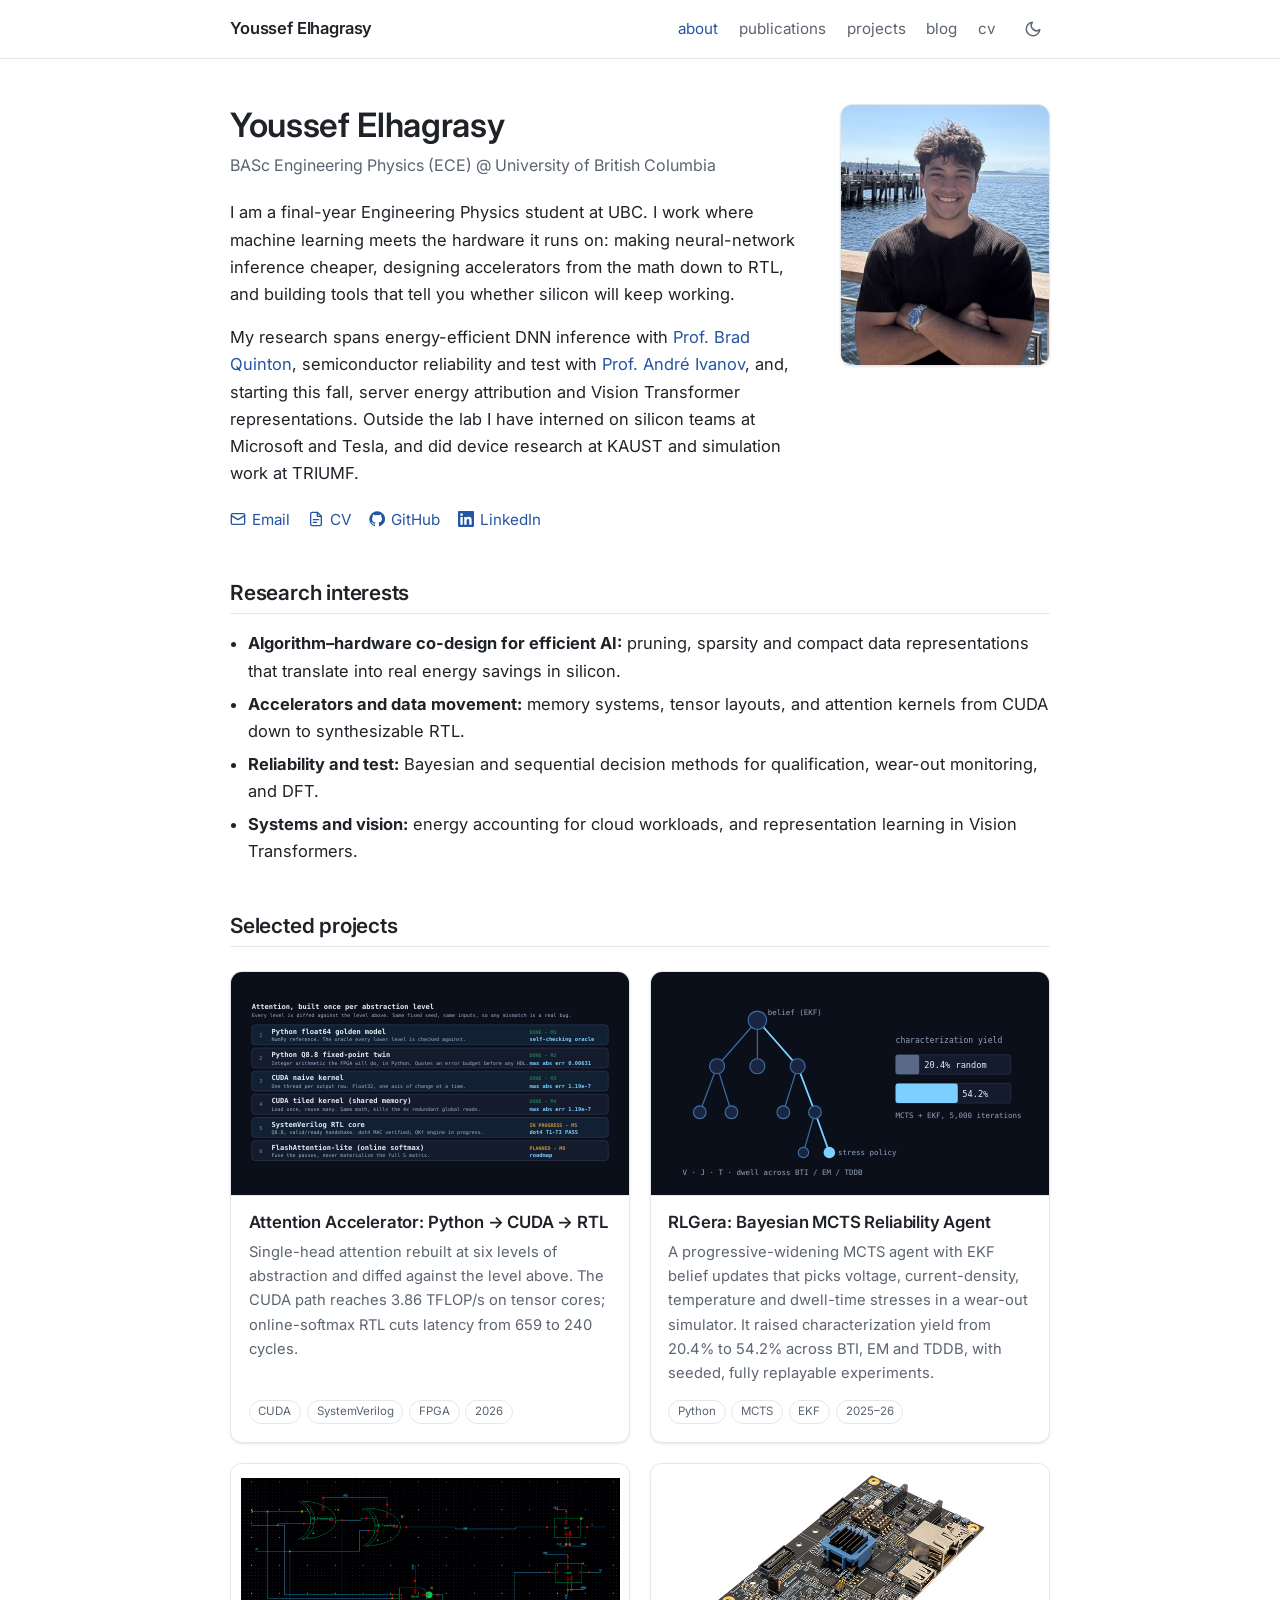
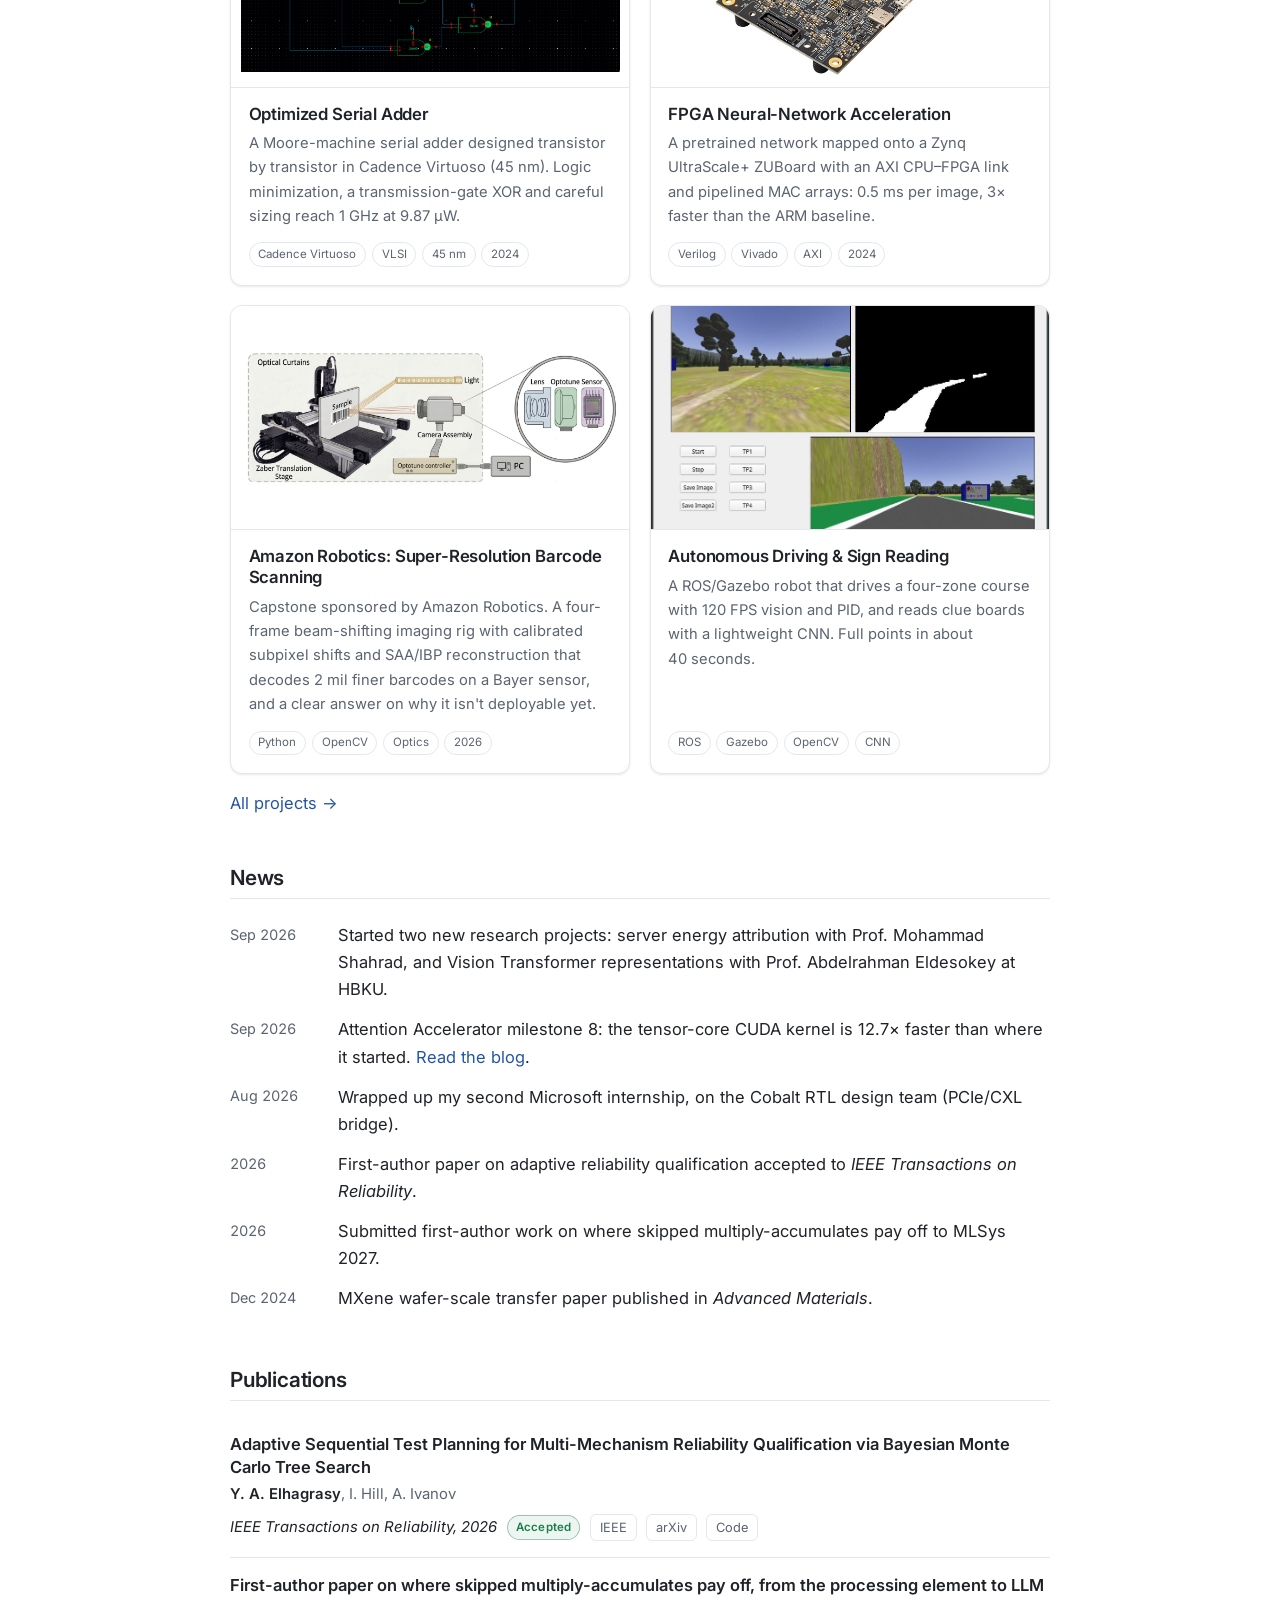
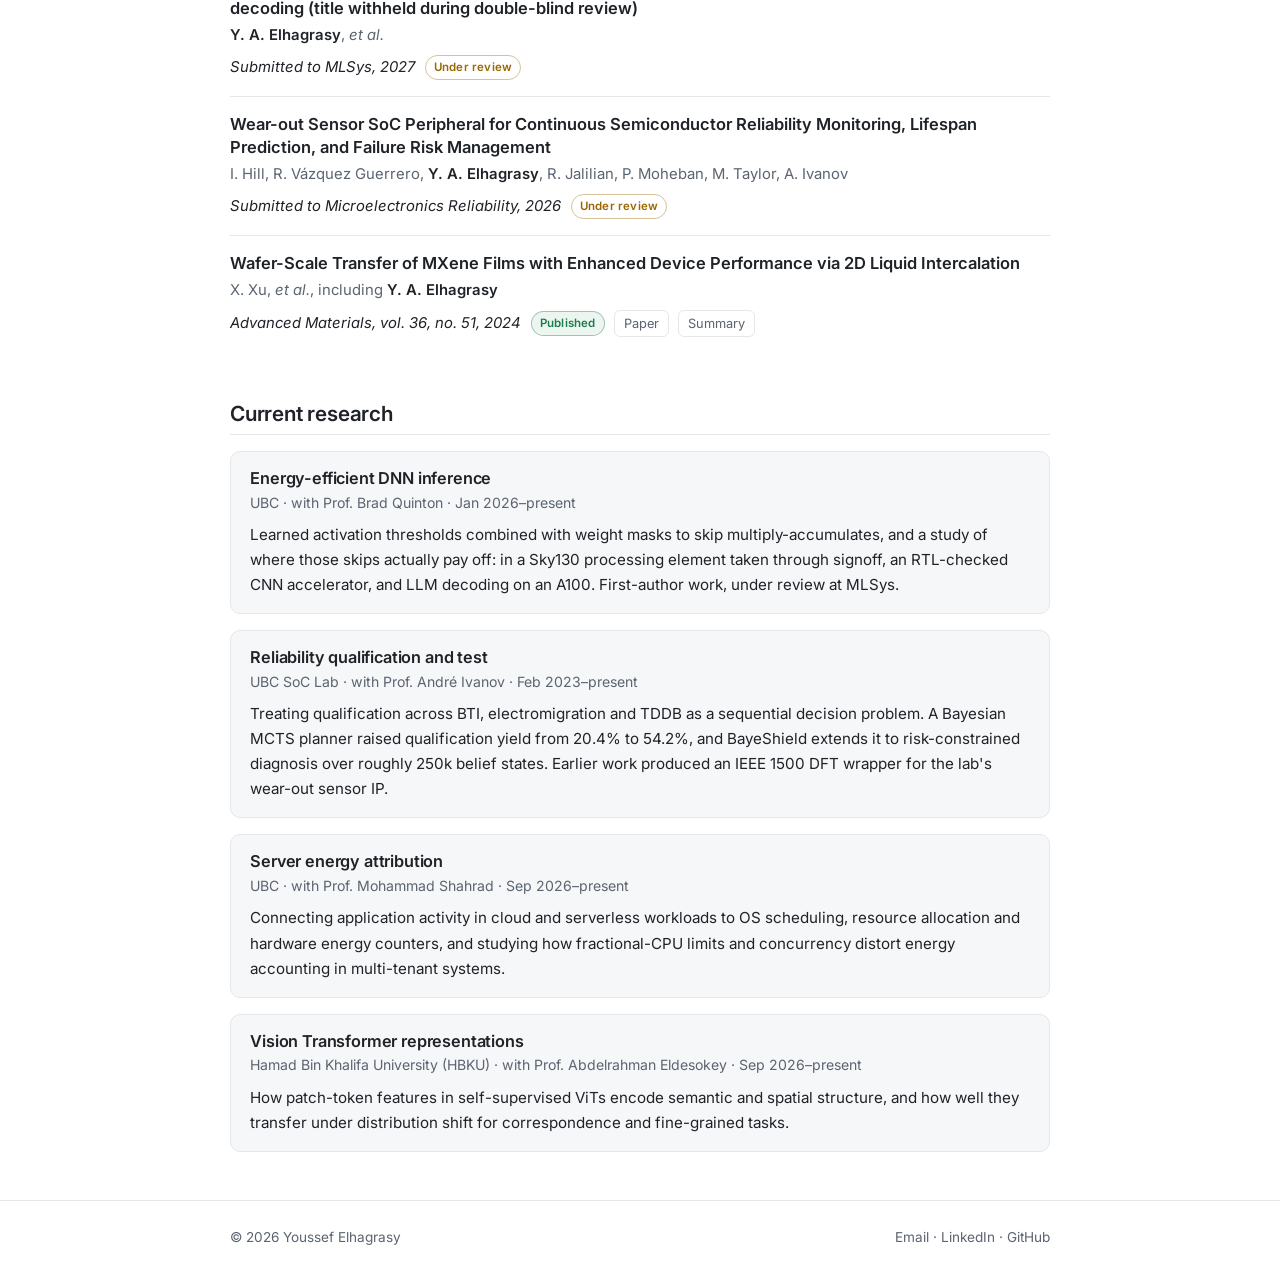
<file: index.html>
<!DOCTYPE html>
<html lang="en">
<head>
  <meta charset="utf-8" />
  <meta name="viewport" content="width=device-width, initial-scale=1" />
  <title>Youssef Elhagrasy</title>
  <meta name="description" content="Youssef Elhagrasy: Engineering Physics at UBC. Hardware for efficient AI, reliability, and accelerator design." />
  <meta property="og:title" content="Youssef Elhagrasy" />
  <meta property="og:image" content="images/headshot.jpg" />
  <link rel="icon" type="image/jpeg" href="images/ye-initials.jpg" />
  <script>try{var t=localStorage.getItem('theme');if(t)document.documentElement.setAttribute('data-theme',t);}catch(e){}</script>
  <link rel="preconnect" href="https://fonts.googleapis.com" />
  <link rel="preconnect" href="https://fonts.gstatic.com" crossorigin />
  <link href="https://fonts.googleapis.com/css2?family=Inter:wght@400;500;600&family=JetBrains+Mono:wght@400;500&display=swap" rel="stylesheet" />
  <link rel="stylesheet" href="assets/css/site.css" />
</head>
<body>
  <header class="site-header">
    <div class="container">
      <a class="brand" href="index.html">Youssef Elhagrasy</a>
      <button class="icon-btn menu-toggle" aria-label="Menu" aria-expanded="false"><svg viewBox="0 0 24 24" fill="none" stroke="currentColor" stroke-width="2" stroke-linecap="round" aria-hidden="true"><path d="M4 7h16M4 12h16M4 17h16"/></svg></button>
      <nav class="site-nav">
        <a href="index.html" class="active">about</a>
        <a href="index.html#publications">publications</a>
        <a href="projects.html">projects</a>
        <a href="Blog.html">blog</a>
        <a href="cv.html">cv</a>
        <button class="icon-btn theme-toggle" aria-label="Toggle dark mode"><svg class="moon" viewBox="0 0 24 24" fill="none" stroke="currentColor" stroke-width="2" stroke-linecap="round" stroke-linejoin="round" aria-hidden="true"><path d="M21 12.8A9 9 0 1 1 11.2 3a7 7 0 0 0 9.8 9.8z"/></svg><svg class="sun" viewBox="0 0 24 24" fill="none" stroke="currentColor" stroke-width="2" stroke-linecap="round" stroke-linejoin="round" aria-hidden="true"><circle cx="12" cy="12" r="4"/><path d="M12 2v2M12 20v2M4.9 4.9l1.4 1.4M17.7 17.7l1.4 1.4M2 12h2M20 12h2M4.9 19.1l1.4-1.4M17.7 6.3l1.4-1.4"/></svg></button>
      </nav>
    </div>
  </header>

  <main>
    <div class="container">

      <section class="hero">
        <div>
          <h1>Youssef Elhagrasy</h1>
          <p class="subtitle">BASc Engineering Physics (ECE) @ University of British Columbia</p>
          <p>I am a final-year Engineering Physics student at UBC. I work where machine learning meets the hardware it runs on: making neural-network inference cheaper, designing accelerators from the math down to RTL, and building tools that tell you whether silicon will keep working.</p>
          <p>My research spans energy-efficient DNN inference with <a href="https://ece.ubc.ca/brad-quinton/" target="_blank" rel="noopener">Prof. Brad Quinton</a>, semiconductor reliability and test with <a href="https://ece.ubc.ca/andre-ivanov/" target="_blank" rel="noopener">Prof. Andr&eacute; Ivanov</a>, and, starting this fall, server energy attribution and Vision Transformer representations. Outside the lab I have interned on silicon teams at Microsoft and Tesla, and did device research at KAUST and simulation work at TRIUMF.</p>
          <div class="links-row">
            <a href="mailto:youssefelbaz32@gmail.com"><svg viewBox="0 0 24 24" fill="none" stroke="currentColor" stroke-width="2" stroke-linecap="round" stroke-linejoin="round" aria-hidden="true"><rect x="2" y="4" width="20" height="16" rx="2"/><path d="m22 7-10 6L2 7"/></svg>Email</a>
            <a href="cv.html"><svg viewBox="0 0 24 24" fill="none" stroke="currentColor" stroke-width="2" stroke-linecap="round" stroke-linejoin="round" aria-hidden="true"><path d="M14 2H6a2 2 0 0 0-2 2v16a2 2 0 0 0 2 2h12a2 2 0 0 0 2-2V8z"/><path d="M14 2v6h6M8 13h8M8 17h5"/></svg>CV</a>
            <a href="https://github.com/youssefelbaz32" target="_blank" rel="noopener"><svg viewBox="0 0 24 24" fill="currentColor" aria-hidden="true"><path d="M12 .5a11.5 11.5 0 0 0-3.64 22.41c.58.1.79-.25.79-.56v-2c-3.2.7-3.88-1.36-3.88-1.36-.52-1.33-1.28-1.69-1.28-1.69-1.05-.72.08-.7.08-.7 1.16.08 1.77 1.19 1.77 1.19 1.03 1.77 2.7 1.26 3.36.96.1-.75.4-1.26.73-1.55-2.55-.29-5.24-1.28-5.24-5.68 0-1.26.45-2.28 1.19-3.09-.12-.29-.52-1.46.11-3.05 0 0 .97-.31 3.17 1.18a11 11 0 0 1 5.77 0c2.2-1.49 3.17-1.18 3.17-1.18.63 1.59.23 2.76.11 3.05.74.81 1.19 1.83 1.19 3.09 0 4.41-2.69 5.38-5.25 5.67.41.36.78 1.06.78 2.14v3.17c0 .31.21.67.8.56A11.5 11.5 0 0 0 12 .5z"/></svg>GitHub</a>
            <a href="https://www.linkedin.com/in/youssef-elhagrasy/" target="_blank" rel="noopener"><svg viewBox="0 0 24 24" fill="currentColor" aria-hidden="true"><path d="M20.45 20.45h-3.56v-5.57c0-1.33-.02-3.04-1.85-3.04-1.86 0-2.14 1.45-2.14 2.94v5.67H9.35V9h3.41v1.56h.05c.48-.9 1.64-1.85 3.37-1.85 3.6 0 4.27 2.37 4.27 5.46v6.28zM5.34 7.43a2.06 2.06 0 1 1 0-4.13 2.06 2.06 0 0 1 0 4.13zM7.12 20.45H3.56V9h3.56v11.45zM22.22 0H1.77C.79 0 0 .77 0 1.73v20.54C0 23.23.79 24 1.77 24h20.45c.98 0 1.78-.77 1.78-1.73V1.73C24 .77 23.2 0 22.22 0z"/></svg>LinkedIn</a>
          </div>
        </div>
        <div class="portrait-wrap">
          <img class="portrait" src="images/headshot.jpg" alt="Portrait of Youssef Elhagrasy" width="210" height="262" />
        </div>
      </section>

      <h2 class="section-title">Research interests</h2>
      <ul class="interests">
        <li><strong>Algorithm&ndash;hardware co-design for efficient AI:</strong> pruning, sparsity and compact data representations that translate into real energy savings in silicon.</li>
        <li><strong>Accelerators and data movement:</strong> memory systems, tensor layouts, and attention kernels from CUDA down to synthesizable RTL.</li>
        <li><strong>Reliability and test:</strong> Bayesian and sequential decision methods for qualification, wear-out monitoring, and DFT.</li>
        <li><strong>Systems and vision:</strong> energy accounting for cloud workloads, and representation learning in Vision Transformers.</li>
      </ul>

      <h2 class="section-title">Selected projects</h2>
      <div class="project-grid">
        <a class="project-card" href="Attention_Accelerator.html">
          <div class="thumb figure"><img src="images/aa_levels.svg" alt="" loading="lazy" /></div>
          <div class="body"><h3>Attention Accelerator: Python &rarr; CUDA &rarr; RTL</h3><p>Single-head attention rebuilt at six levels of abstraction and diffed against the level above. The CUDA path reaches 3.86 TFLOP/s on tensor cores; online-softmax RTL cuts latency from 659 to 240 cycles.</p><div class="tags"><span class="tag">CUDA</span><span class="tag">SystemVerilog</span><span class="tag">FPGA</span><span class="tag">2026</span></div></div>
        </a>
        <a class="project-card" href="https://github.com/youssefelbaz32/RLGera">
          <div class="thumb figure"><img src="images/rlgera.svg" alt="" loading="lazy" /></div>
          <div class="body"><h3>RLGera: Bayesian MCTS Reliability Agent</h3><p>A progressive-widening MCTS agent with EKF belief updates that picks voltage, current-density, temperature and dwell-time stresses in a wear-out simulator. It raised characterization yield from 20.4% to 54.2% across BTI, EM and TDDB, with seeded, fully replayable experiments.</p><div class="tags"><span class="tag">Python</span><span class="tag">MCTS</span><span class="tag">EKF</span><span class="tag">2025&ndash;26</span></div></div>
        </a>
        <a class="project-card" href="Serial_Adder.html">
          <div class="thumb contain"><img src="images/serial_adder/Full_Circuit.jpg" alt="" loading="lazy" /></div>
          <div class="body"><h3>Optimized Serial Adder</h3><p>A Moore-machine serial adder designed transistor by transistor in Cadence Virtuoso (45&nbsp;nm). Logic minimization, a transmission-gate XOR and careful sizing reach 1&nbsp;GHz at 9.87&nbsp;&micro;W.</p><div class="tags"><span class="tag">Cadence Virtuoso</span><span class="tag">VLSI</span><span class="tag">45 nm</span><span class="tag">2024</span></div></div>
        </a>
        <a class="project-card" href="FPGA_&_ML.html">
          <div class="thumb"><img src="images/FPGA_image.jpg" alt="" loading="lazy" /></div>
          <div class="body"><h3>FPGA Neural-Network Acceleration</h3><p>A pretrained network mapped onto a Zynq UltraScale+ ZUBoard with an AXI CPU&ndash;FPGA link and pipelined MAC arrays: 0.5&nbsp;ms per image, 3&times; faster than the ARM baseline.</p><div class="tags"><span class="tag">Verilog</span><span class="tag">Vivado</span><span class="tag">AXI</span><span class="tag">2024</span></div></div>
        </a>
        <a class="project-card" href="Amazon_Robotics_Super_Resolution.html">
          <div class="thumb contain"><img src="images/amazon_sr/system.jpg" alt="" loading="lazy" /></div>
          <div class="body"><h3>Amazon Robotics: Super-Resolution Barcode Scanning</h3><p>Capstone sponsored by Amazon Robotics. A four-frame beam-shifting imaging rig with calibrated subpixel shifts and SAA/IBP reconstruction that decodes 2&nbsp;mil finer barcodes on a Bayer sensor, and a clear answer on why it isn't deployable yet.</p><div class="tags"><span class="tag">Python</span><span class="tag">OpenCV</span><span class="tag">Optics</span><span class="tag">2026</span></div></div>
        </a>
        <a class="project-card" href="Autonomous_Driving.html">
          <div class="thumb"><img src="images/enph353/gui.jpg" alt="" loading="lazy" /></div>
          <div class="body"><h3>Autonomous Driving &amp; Sign Reading</h3><p>A ROS/Gazebo robot that drives a four-zone course with 120&nbsp;FPS vision and PID, and reads clue boards with a lightweight CNN. Full points in about 40&nbsp;seconds.</p><div class="tags"><span class="tag">ROS</span><span class="tag">Gazebo</span><span class="tag">OpenCV</span><span class="tag">CNN</span></div></div>
        </a>
      </div>
      <p style="margin-top:1rem"><a href="projects.html">All projects &rarr;</a></p>

      <h2 class="section-title">News</h2>
      <ul class="news">
        <li><span class="date">Sep 2026</span><span>Started two new research projects: server energy attribution with Prof. Mohammad Shahrad, and Vision Transformer representations with Prof. Abdelrahman Eldesokey at HBKU.</span></li>
        <li><span class="date">Sep 2026</span><span>Attention Accelerator milestone 8: the tensor-core CUDA kernel is 12.7&times; faster than where it started. <a href="Blog.html">Read the blog</a>.</span></li>
        <li><span class="date">Aug 2026</span><span>Wrapped up my second Microsoft internship, on the Cobalt RTL design team (PCIe/CXL bridge).</span></li>
        <li><span class="date">2026</span><span>First-author paper on adaptive reliability qualification accepted to <em>IEEE Transactions on Reliability</em>.</span></li>
        <li><span class="date">2026</span><span>Submitted first-author work on where skipped multiply-accumulates pay off to MLSys 2027.</span></li>
        <li><span class="date">Dec 2024</span><span>MXene wafer-scale transfer paper published in <em>Advanced Materials</em>.</span></li>
      </ul>

      <h2 class="section-title" id="publications">Publications</h2>
      <ul class="pubs">
        <li class="pub">
          <a class="pub-title" href="https://ieeexplore.ieee.org/document/11651608" target="_blank" rel="noopener">Adaptive Sequential Test Planning for Multi-Mechanism Reliability Qualification via Bayesian Monte Carlo Tree Search</a>
          <div class="pub-authors"><span class="me">Y.&nbsp;A.&nbsp;Elhagrasy</span>, I.&nbsp;Hill, A.&nbsp;Ivanov</div>
          <div class="pub-meta"><span class="pub-venue">IEEE Transactions on Reliability, 2026</span><span class="badge accepted">Accepted</span>
            <a class="pill-link" href="https://ieeexplore.ieee.org/document/11651608" target="_blank" rel="noopener">IEEE</a>
            <a class="pill-link" href="https://arxiv.org/abs/2608.09622" target="_blank" rel="noopener">arXiv</a>
            <a class="pill-link" href="https://github.com/youssefelbaz32/RLGera" target="_blank" rel="noopener">Code</a></div>
        </li>
        <li class="pub">
          <span class="pub-title">First-author paper on where skipped multiply-accumulates pay off, from the processing element to LLM decoding (title withheld during double-blind review)</span>
          <div class="pub-authors"><span class="me">Y.&nbsp;A.&nbsp;Elhagrasy</span>, <em>et al.</em></div>
          <div class="pub-meta"><span class="pub-venue">Submitted to MLSys, 2027</span><span class="badge review">Under review</span></div>
        </li>
        <li class="pub">
          <span class="pub-title">Wear-out Sensor SoC Peripheral for Continuous Semiconductor Reliability Monitoring, Lifespan Prediction, and Failure Risk Management</span>
          <div class="pub-authors">I.&nbsp;Hill, R.&nbsp;V&aacute;zquez Guerrero, <span class="me">Y.&nbsp;A.&nbsp;Elhagrasy</span>, R.&nbsp;Jalilian, P.&nbsp;Moheban, M.&nbsp;Taylor, A.&nbsp;Ivanov</div>
          <div class="pub-meta"><span class="pub-venue">Submitted to Microelectronics Reliability, 2026</span><span class="badge review">Under review</span></div>
        </li>
        <li class="pub">
          <a class="pub-title" href="https://onlinelibrary.wiley.com/doi/10.1002/adma.202405214" target="_blank" rel="noopener">Wafer-Scale Transfer of MXene Films with Enhanced Device Performance via 2D Liquid Intercalation</a>
          <div class="pub-authors">X.&nbsp;Xu, <em>et al.</em>, including <span class="me">Y.&nbsp;A.&nbsp;Elhagrasy</span></div>
          <div class="pub-meta"><span class="pub-venue">Advanced Materials, vol.&nbsp;36, no.&nbsp;51, 2024</span><span class="badge published">Published</span>
            <a class="pill-link" href="https://onlinelibrary.wiley.com/doi/10.1002/adma.202405214" target="_blank" rel="noopener">Paper</a>
            <a class="pill-link" href="publication.html">Summary</a></div>
        </li>
      </ul>

      <h2 class="section-title">Current research</h2>
      <div class="research-list">
        <div class="research-item">
          <h3>Energy-efficient DNN inference</h3>
          <div class="where">UBC &middot; with Prof. Brad Quinton &middot; Jan 2026&ndash;present</div>
          <p>Learned activation thresholds combined with weight masks to skip multiply-accumulates, and a study of where those skips actually pay off: in a Sky130 processing element taken through signoff, an RTL-checked CNN accelerator, and LLM decoding on an A100. First-author work, under review at MLSys.</p>
        </div>
        <div class="research-item">
          <h3>Reliability qualification and test</h3>
          <div class="where">UBC SoC Lab &middot; with Prof. Andr&eacute; Ivanov &middot; Feb 2023&ndash;present</div>
          <p>Treating qualification across BTI, electromigration and TDDB as a sequential decision problem. A Bayesian MCTS planner raised qualification yield from 20.4% to 54.2%, and BayeShield extends it to risk-constrained diagnosis over roughly 250k belief states. Earlier work produced an IEEE&nbsp;1500 DFT wrapper for the lab's wear-out sensor IP.</p>
        </div>
        <div class="research-item">
          <h3>Server energy attribution</h3>
          <div class="where">UBC &middot; with Prof. Mohammad Shahrad &middot; Sep 2026&ndash;present</div>
          <p>Connecting application activity in cloud and serverless workloads to OS scheduling, resource allocation and hardware energy counters, and studying how fractional-CPU limits and concurrency distort energy accounting in multi-tenant systems.</p>
        </div>
        <div class="research-item">
          <h3>Vision Transformer representations</h3>
          <div class="where">Hamad Bin Khalifa University (HBKU) &middot; with Prof. Abdelrahman Eldesokey &middot; Sep 2026&ndash;present</div>
          <p>How patch-token features in self-supervised ViTs encode semantic and spatial structure, and how well they transfer under distribution shift for correspondence and fine-grained tasks.</p>
        </div>
      </div>

    </div>
  </main>

  <footer class="site-footer">
    <div class="container">
      <span>&copy; <span id="year">2026</span> Youssef Elhagrasy</span>
      <span><a href="mailto:youssefelbaz32@gmail.com">Email</a> &middot; <a href="https://www.linkedin.com/in/youssef-elhagrasy/" target="_blank" rel="noopener">LinkedIn</a> &middot; <a href="https://github.com/youssefelbaz32" target="_blank" rel="noopener">GitHub</a></span>
    </div>
  </footer>
  <script src="assets/js/site.js"></script>
</body>
</html>
</file>
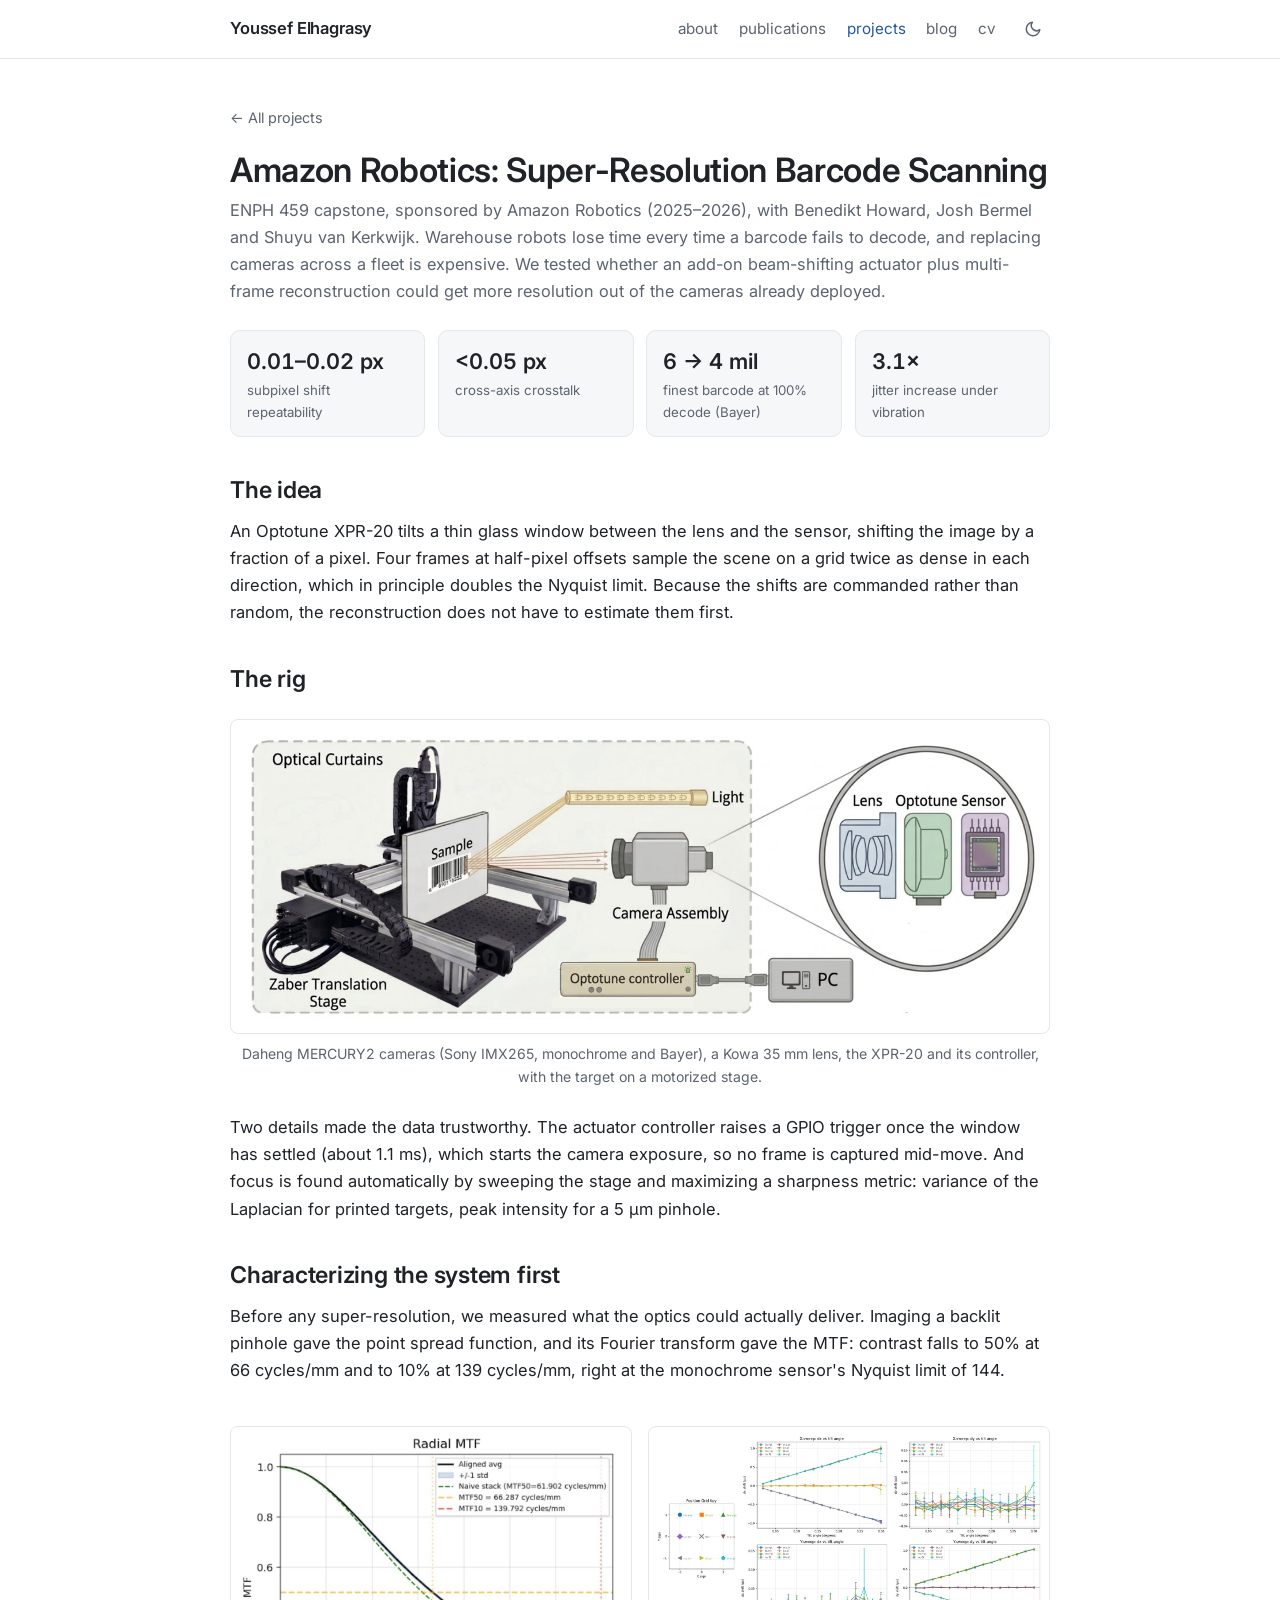
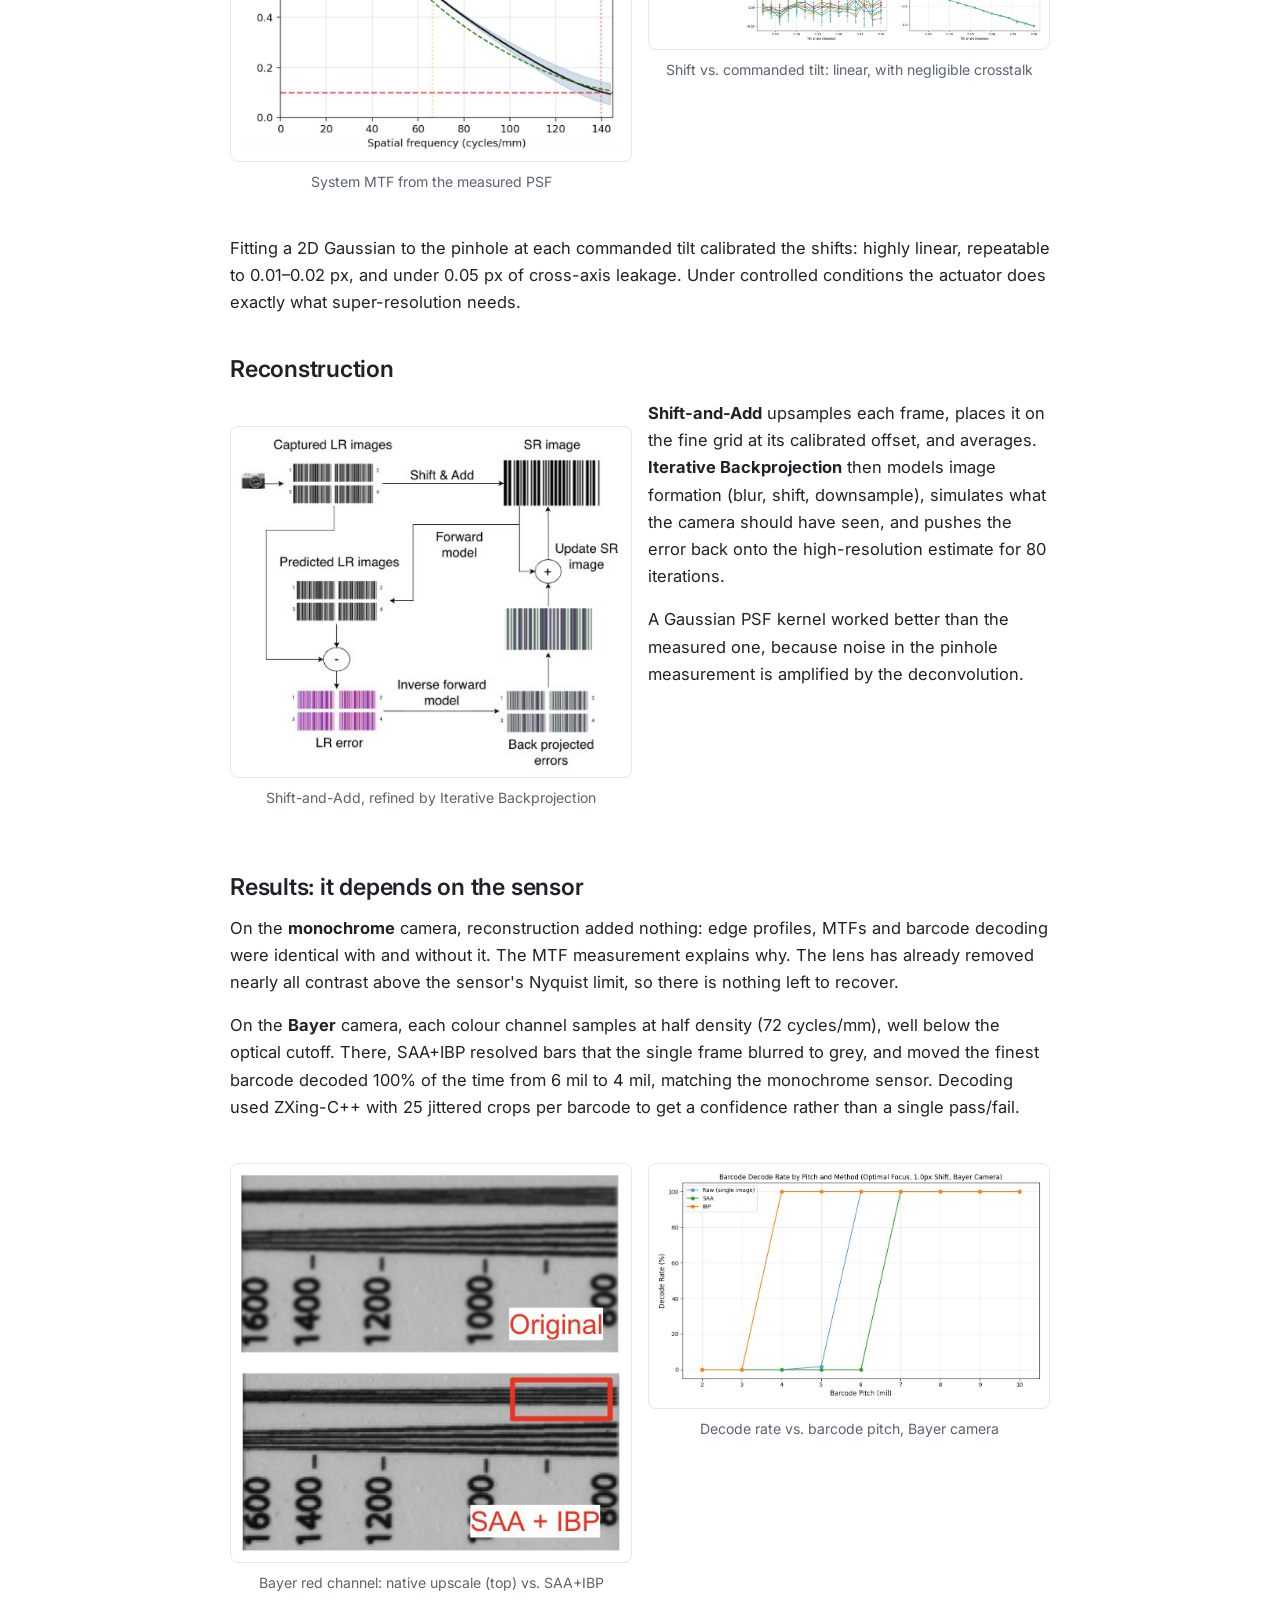
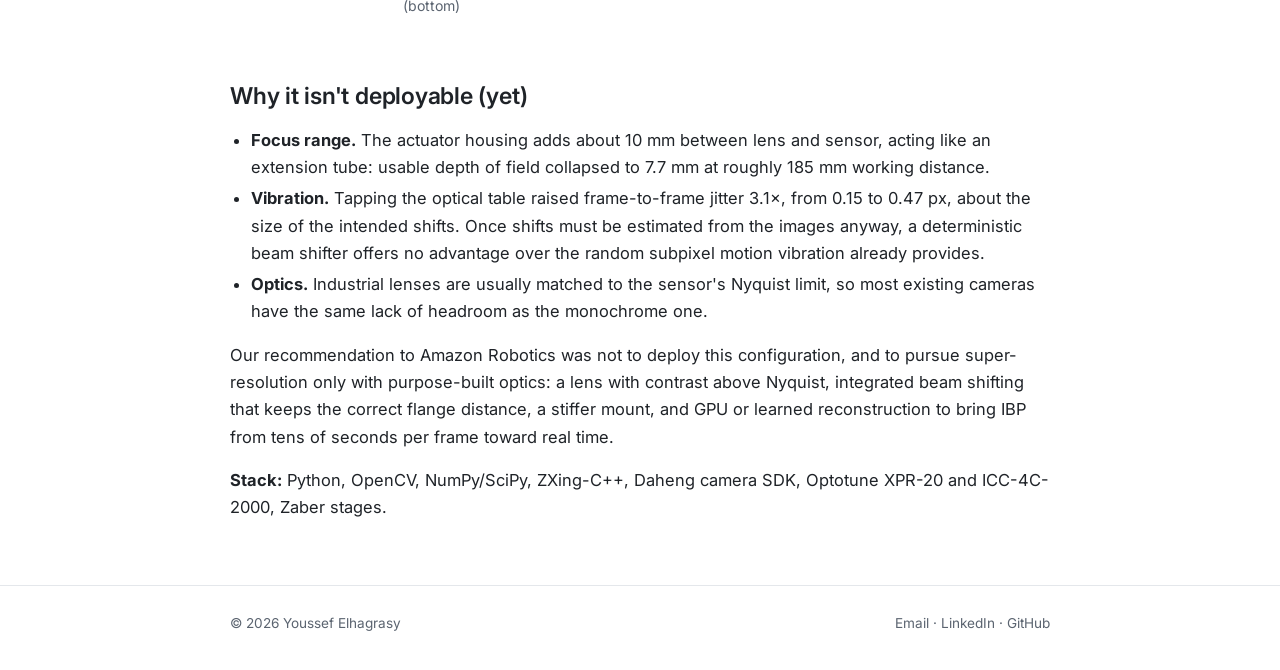
<file: Amazon_Robotics_Super_Resolution.html>
<!DOCTYPE html>
<html lang="en">
<head>
  <meta charset="utf-8" />
  <meta name="viewport" content="width=device-width, initial-scale=1" />
  <title>Amazon Robotics Super-Resolution | Youssef Elhagrasy</title>
  <meta name="description" content="Amazon Robotics-sponsored capstone: beam-shifting super-resolution for barcode scanning." />
  <meta property="og:title" content="Amazon Robotics Super-Resolution | Youssef Elhagrasy" />
  <meta property="og:image" content="images/headshot.jpg" />
  <link rel="icon" type="image/jpeg" href="images/ye-initials.jpg" />
  <script>try{var t=localStorage.getItem('theme');if(t)document.documentElement.setAttribute('data-theme',t);}catch(e){}</script>
  <link rel="preconnect" href="https://fonts.googleapis.com" />
  <link rel="preconnect" href="https://fonts.gstatic.com" crossorigin />
  <link href="https://fonts.googleapis.com/css2?family=Inter:wght@400;500;600&family=JetBrains+Mono:wght@400;500&display=swap" rel="stylesheet" />
  <link rel="stylesheet" href="assets/css/site.css" />
</head>
<body>
  <header class="site-header">
    <div class="container">
      <a class="brand" href="index.html">Youssef Elhagrasy</a>
      <button class="icon-btn menu-toggle" aria-label="Menu" aria-expanded="false"><svg viewBox="0 0 24 24" fill="none" stroke="currentColor" stroke-width="2" stroke-linecap="round" aria-hidden="true"><path d="M4 7h16M4 12h16M4 17h16"/></svg></button>
      <nav class="site-nav">
        <a href="index.html">about</a>
        <a href="index.html#publications">publications</a>
        <a href="projects.html" class="active">projects</a>
        <a href="Blog.html">blog</a>
        <a href="cv.html">cv</a>
        <button class="icon-btn theme-toggle" aria-label="Toggle dark mode"><svg class="moon" viewBox="0 0 24 24" fill="none" stroke="currentColor" stroke-width="2" stroke-linecap="round" stroke-linejoin="round" aria-hidden="true"><path d="M21 12.8A9 9 0 1 1 11.2 3a7 7 0 0 0 9.8 9.8z"/></svg><svg class="sun" viewBox="0 0 24 24" fill="none" stroke="currentColor" stroke-width="2" stroke-linecap="round" stroke-linejoin="round" aria-hidden="true"><circle cx="12" cy="12" r="4"/><path d="M12 2v2M12 20v2M4.9 4.9l1.4 1.4M17.7 17.7l1.4 1.4M2 12h2M20 12h2M4.9 19.1l1.4-1.4M17.7 6.3l1.4-1.4"/></svg></button>
      </nav>
    </div>
  </header>

  <main>
    <div class="container">

      <a class="back-link" href="projects.html">&larr; All projects</a>
      <section class="post">
        <header class="major">
          <h1>Amazon Robotics: Super-Resolution Barcode Scanning</h1>
          <p>ENPH&nbsp;459 capstone, sponsored by Amazon Robotics (2025&ndash;2026), with Benedikt Howard, Josh Bermel and Shuyu van Kerkwijk. Warehouse robots lose time every time a barcode fails to decode, and replacing cameras across a fleet is expensive. We tested whether an add-on beam-shifting actuator plus multi-frame reconstruction could get more resolution out of the cameras already deployed.</p>
        </header>

        <div class="stats">
          <div class="stat"><div class="v">0.01&ndash;0.02 px</div><div class="l">subpixel shift repeatability</div></div>
          <div class="stat"><div class="v">&lt;0.05 px</div><div class="l">cross-axis crosstalk</div></div>
          <div class="stat"><div class="v">6 &rarr; 4 mil</div><div class="l">finest barcode at 100% decode (Bayer)</div></div>
          <div class="stat"><div class="v">3.1&times;</div><div class="l">jitter increase under vibration</div></div>
        </div>

        <h2>The idea</h2>
        <p>An Optotune XPR-20 tilts a thin glass window between the lens and the sensor, shifting the image by a fraction of a pixel. Four frames at half-pixel offsets sample the scene on a grid twice as dense in each direction, which in principle doubles the Nyquist limit. Because the shifts are commanded rather than random, the reconstruction does not have to estimate them first.</p>

        <h2>The rig</h2>
        <figure class="white"><img src="images/amazon_sr/system.jpg" alt="Optical bench: barcode sample on a Zaber translation stage, LED light, camera assembly with lens, Optotune actuator and sensor, controller and PC" loading="lazy" /><figcaption>Daheng MERCURY2 cameras (Sony IMX265, monochrome and Bayer), a Kowa 35&nbsp;mm lens, the XPR-20 and its controller, with the target on a motorized stage.</figcaption></figure>
        <p>Two details made the data trustworthy. The actuator controller raises a GPIO trigger once the window has settled (about 1.1&nbsp;ms), which starts the camera exposure, so no frame is captured mid-move. And focus is found automatically by sweeping the stage and maximizing a sharpness metric: variance of the Laplacian for printed targets, peak intensity for a 5&nbsp;&micro;m pinhole.</p>

        <h2>Characterizing the system first</h2>
        <p>Before any super-resolution, we measured what the optics could actually deliver. Imaging a backlit pinhole gave the point spread function, and its Fourier transform gave the MTF: contrast falls to 50% at 66&nbsp;cycles/mm and to 10% at 139&nbsp;cycles/mm, right at the monochrome sensor's Nyquist limit of 144.</p>
        <div class="row">
          <figure class="white"><img src="images/amazon_sr/mtf.jpg" alt="Radial MTF curve with MTF50 at 66 and MTF10 at 140 cycles per millimetre" loading="lazy" /><figcaption>System MTF from the measured PSF</figcaption></figure>
          <figure class="white"><img src="images/amazon_sr/shift_calibration.jpg" alt="Beam-shift calibration: measured pixel shift versus commanded tilt angle for both axes, linear with negligible crosstalk" loading="lazy" /><figcaption>Shift vs. commanded tilt: linear, with negligible crosstalk</figcaption></figure>
        </div>
        <p>Fitting a 2D Gaussian to the pinhole at each commanded tilt calibrated the shifts: highly linear, repeatable to 0.01&ndash;0.02&nbsp;px, and under 0.05&nbsp;px of cross-axis leakage. Under controlled conditions the actuator does exactly what super-resolution needs.</p>

        <h2>Reconstruction</h2>
        <div class="row">
          <figure class="white"><img src="images/amazon_sr/pipeline.jpg" alt="Reconstruction pipeline: shift and add, then iterative backprojection through a forward model" loading="lazy" /><figcaption>Shift-and-Add, refined by Iterative Backprojection</figcaption></figure>
          <div>
            <p><strong>Shift-and-Add</strong> upsamples each frame, places it on the fine grid at its calibrated offset, and averages. <strong>Iterative Backprojection</strong> then models image formation (blur, shift, downsample), simulates what the camera should have seen, and pushes the error back onto the high-resolution estimate for 80 iterations.</p>
            <p>A Gaussian PSF kernel worked better than the measured one, because noise in the pinhole measurement is amplified by the deconvolution.</p>
          </div>
        </div>

        <h2>Results: it depends on the sensor</h2>
        <p>On the <strong>monochrome</strong> camera, reconstruction added nothing: edge profiles, MTFs and barcode decoding were identical with and without it. The MTF measurement explains why. The lens has already removed nearly all contrast above the sensor's Nyquist limit, so there is nothing left to recover.</p>
        <p>On the <strong>Bayer</strong> camera, each colour channel samples at half density (72&nbsp;cycles/mm), well below the optical cutoff. There, SAA+IBP resolved bars that the single frame blurred to grey, and moved the finest barcode decoded 100% of the time from 6&nbsp;mil to 4&nbsp;mil, matching the monochrome sensor. Decoding used ZXing-C++ with 25 jittered crops per barcode to get a confidence rather than a single pass/fail.</p>
        <div class="row">
          <figure class="white"><img src="images/amazon_sr/bayer_compare.jpg" alt="Resolution chart on the Bayer red channel: native upscale blurs fine bars, SAA plus IBP resolves them" loading="lazy" /><figcaption>Bayer red channel: native upscale (top) vs. SAA+IBP (bottom)</figcaption></figure>
          <figure class="white"><img src="images/amazon_sr/decode_bayer.jpg" alt="Barcode decode rate versus pitch on the Bayer camera for raw, SAA and IBP" loading="lazy" /><figcaption>Decode rate vs. barcode pitch, Bayer camera</figcaption></figure>
        </div>

        <h2>Why it isn't deployable (yet)</h2>
        <ul>
          <li><strong>Focus range.</strong> The actuator housing adds about 10&nbsp;mm between lens and sensor, acting like an extension tube: usable depth of field collapsed to 7.7&nbsp;mm at roughly 185&nbsp;mm working distance.</li>
          <li><strong>Vibration.</strong> Tapping the optical table raised frame-to-frame jitter 3.1&times;, from 0.15 to 0.47&nbsp;px, about the size of the intended shifts. Once shifts must be estimated from the images anyway, a deterministic beam shifter offers no advantage over the random subpixel motion vibration already provides.</li>
          <li><strong>Optics.</strong> Industrial lenses are usually matched to the sensor's Nyquist limit, so most existing cameras have the same lack of headroom as the monochrome one.</li>
        </ul>
        <p>Our recommendation to Amazon Robotics was not to deploy this configuration, and to pursue super-resolution only with purpose-built optics: a lens with contrast above Nyquist, integrated beam shifting that keeps the correct flange distance, a stiffer mount, and GPU or learned reconstruction to bring IBP from tens of seconds per frame toward real time.</p>
        <p><strong>Stack:</strong> Python, OpenCV, NumPy/SciPy, ZXing-C++, Daheng camera SDK, Optotune XPR-20 and ICC-4C-2000, Zaber stages.</p>
      </section>

    </div>
  </main>

  <footer class="site-footer">
    <div class="container">
      <span>&copy; <span id="year">2026</span> Youssef Elhagrasy</span>
      <span><a href="mailto:youssefelbaz32@gmail.com">Email</a> &middot; <a href="https://www.linkedin.com/in/youssef-elhagrasy/" target="_blank" rel="noopener">LinkedIn</a> &middot; <a href="https://github.com/youssefelbaz32" target="_blank" rel="noopener">GitHub</a></span>
    </div>
  </footer>
  <script src="assets/js/site.js"></script>
</body>
</html>
</file>
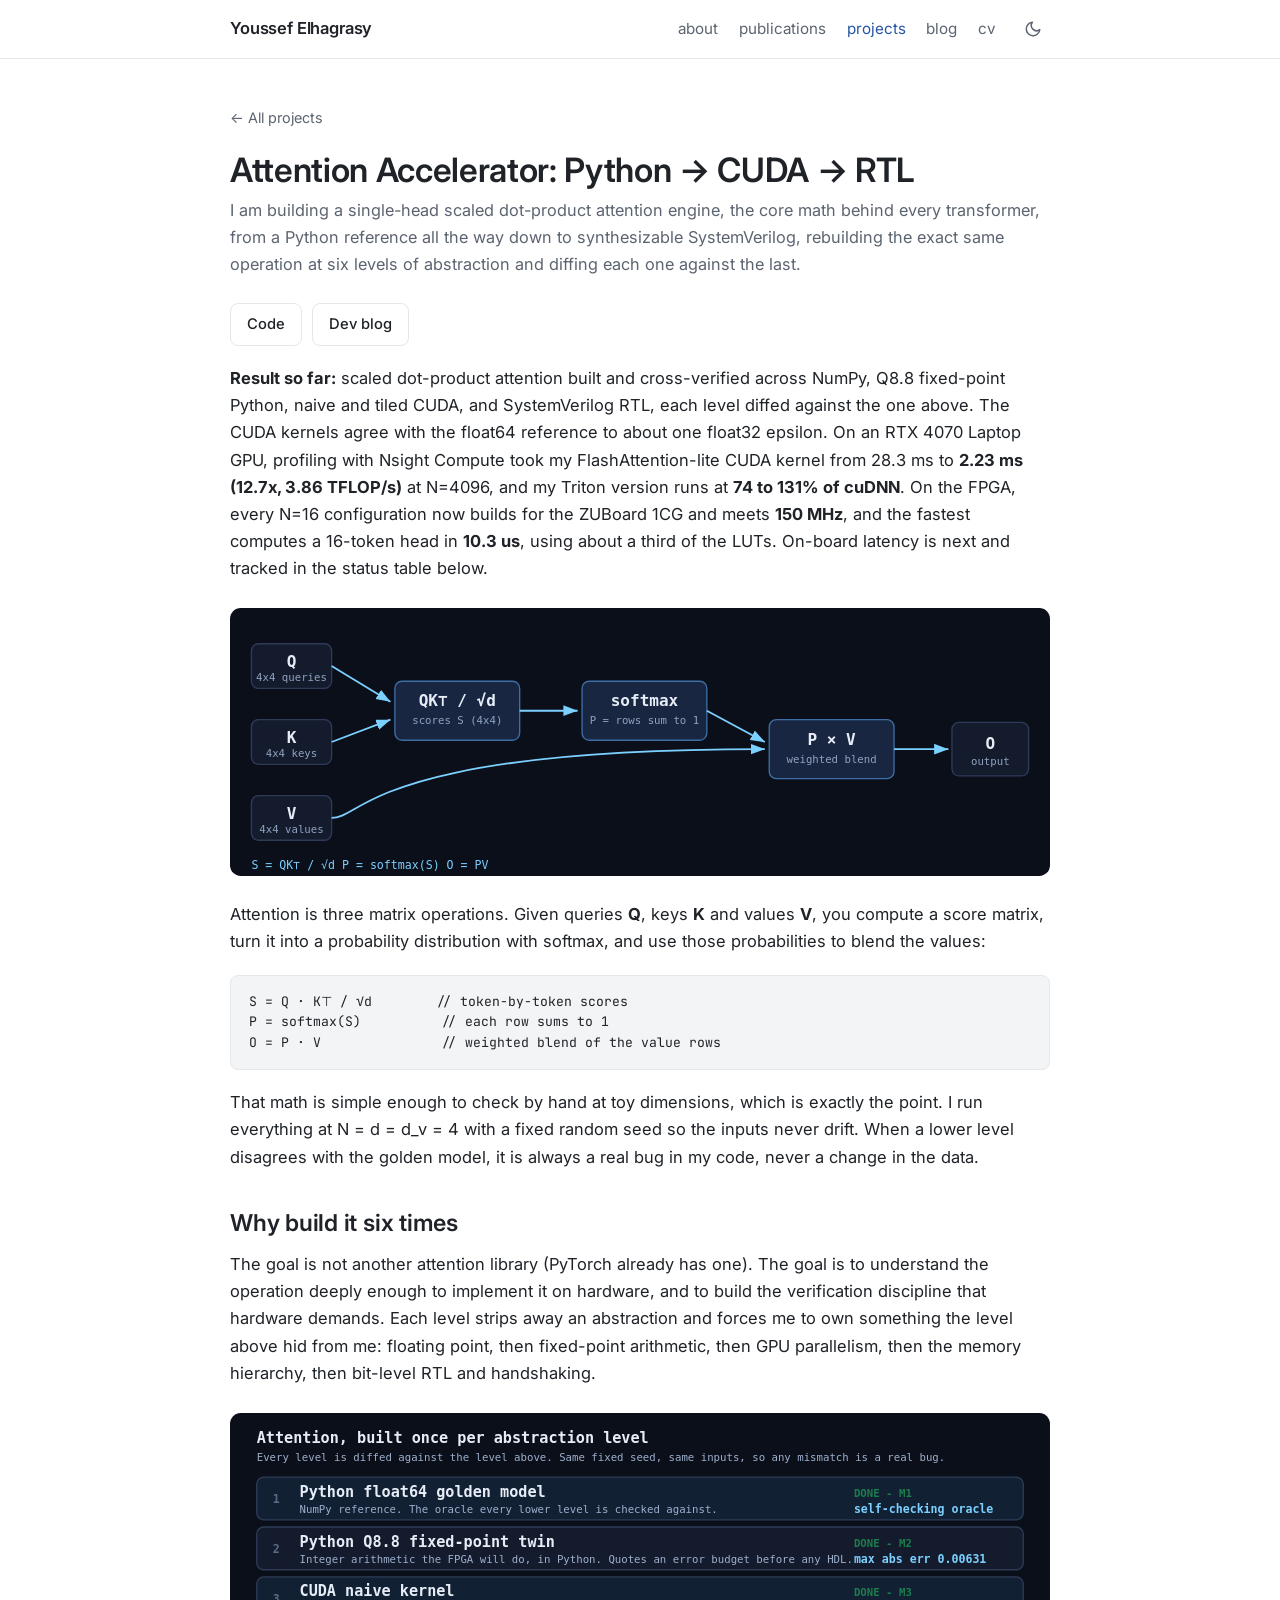
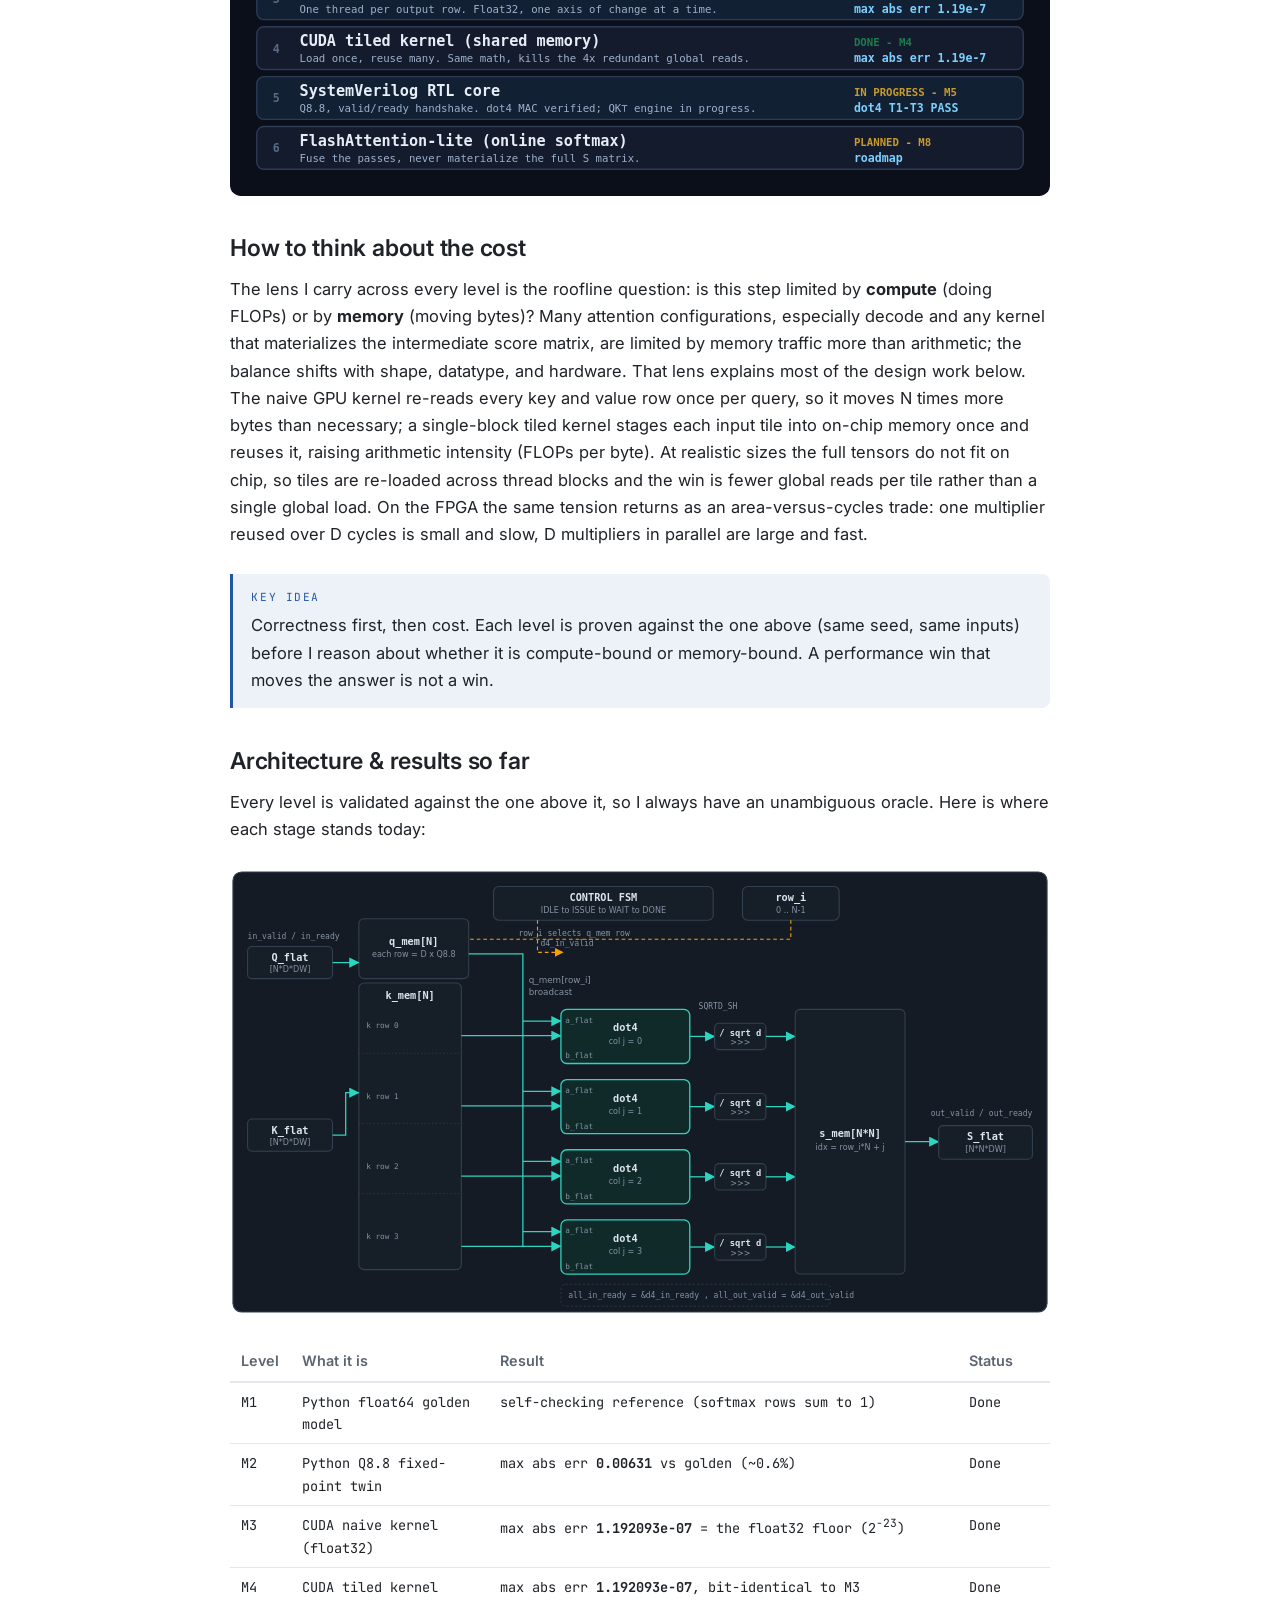
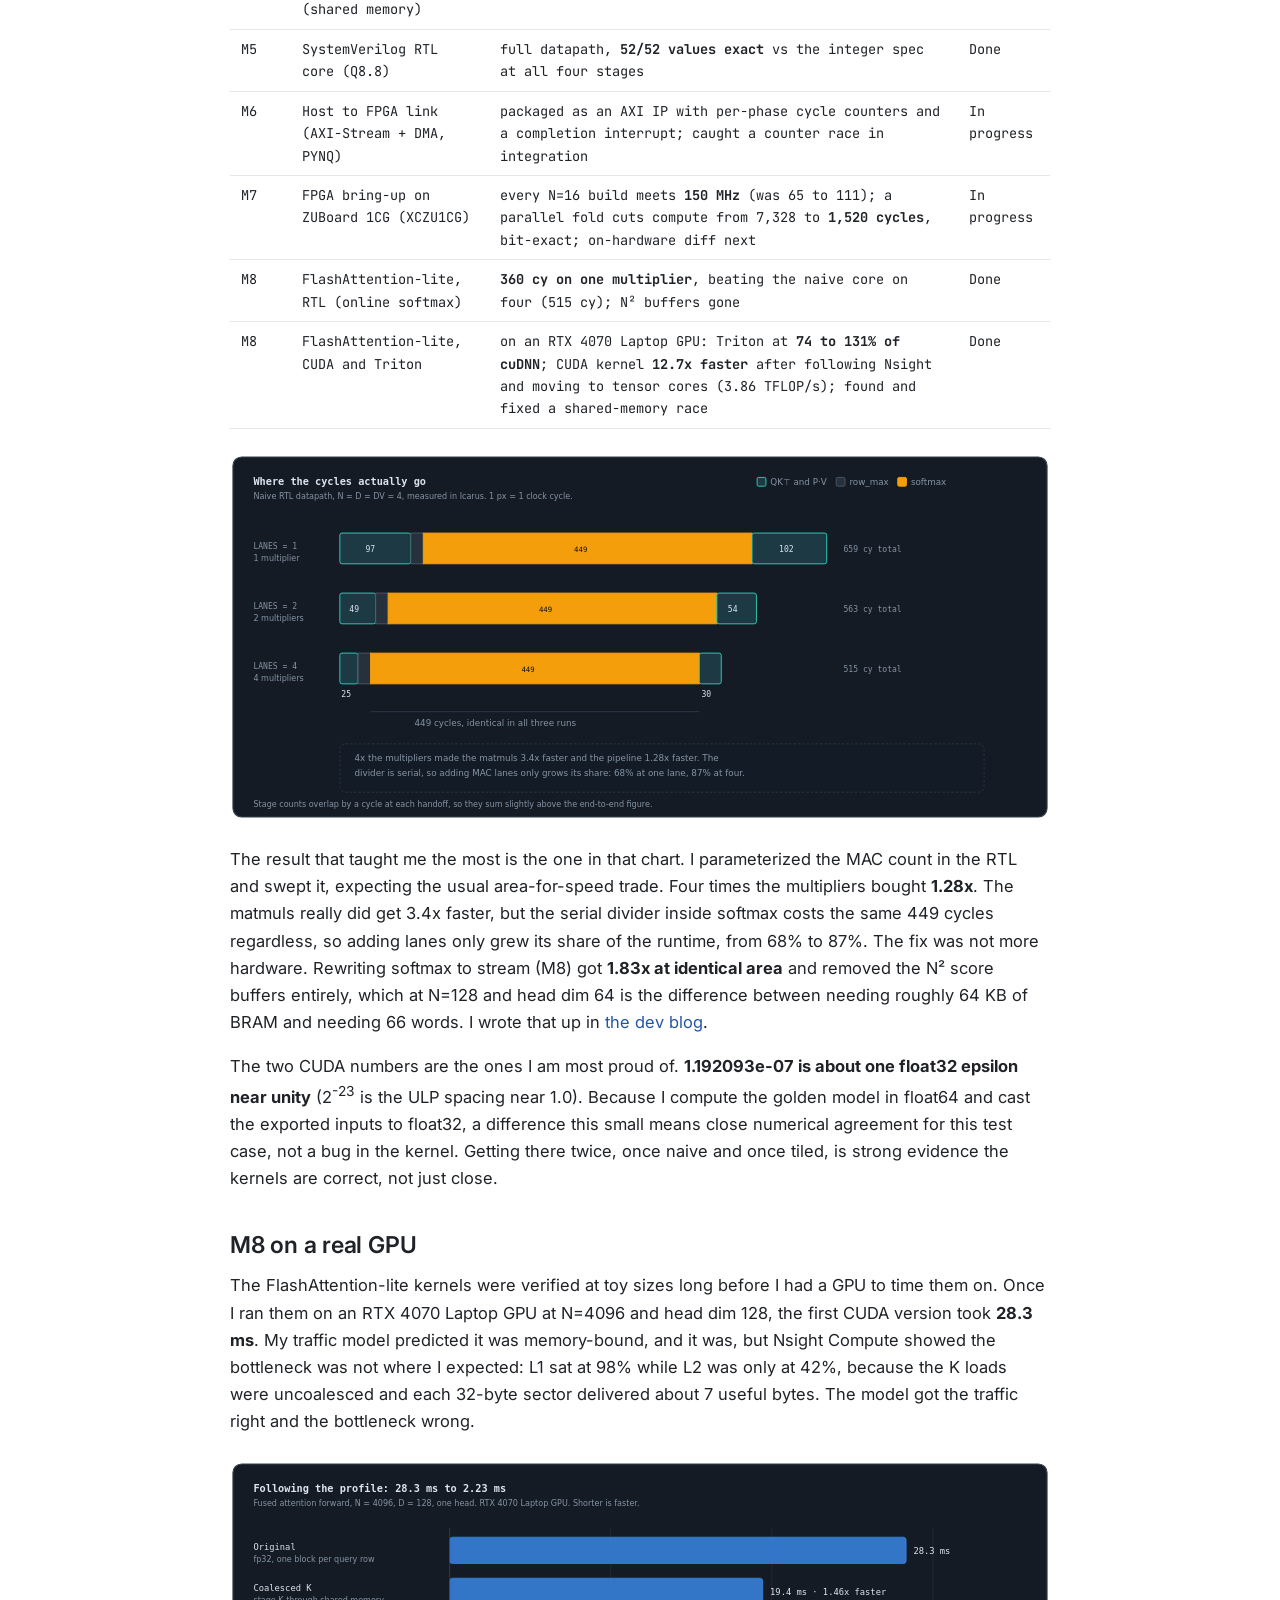
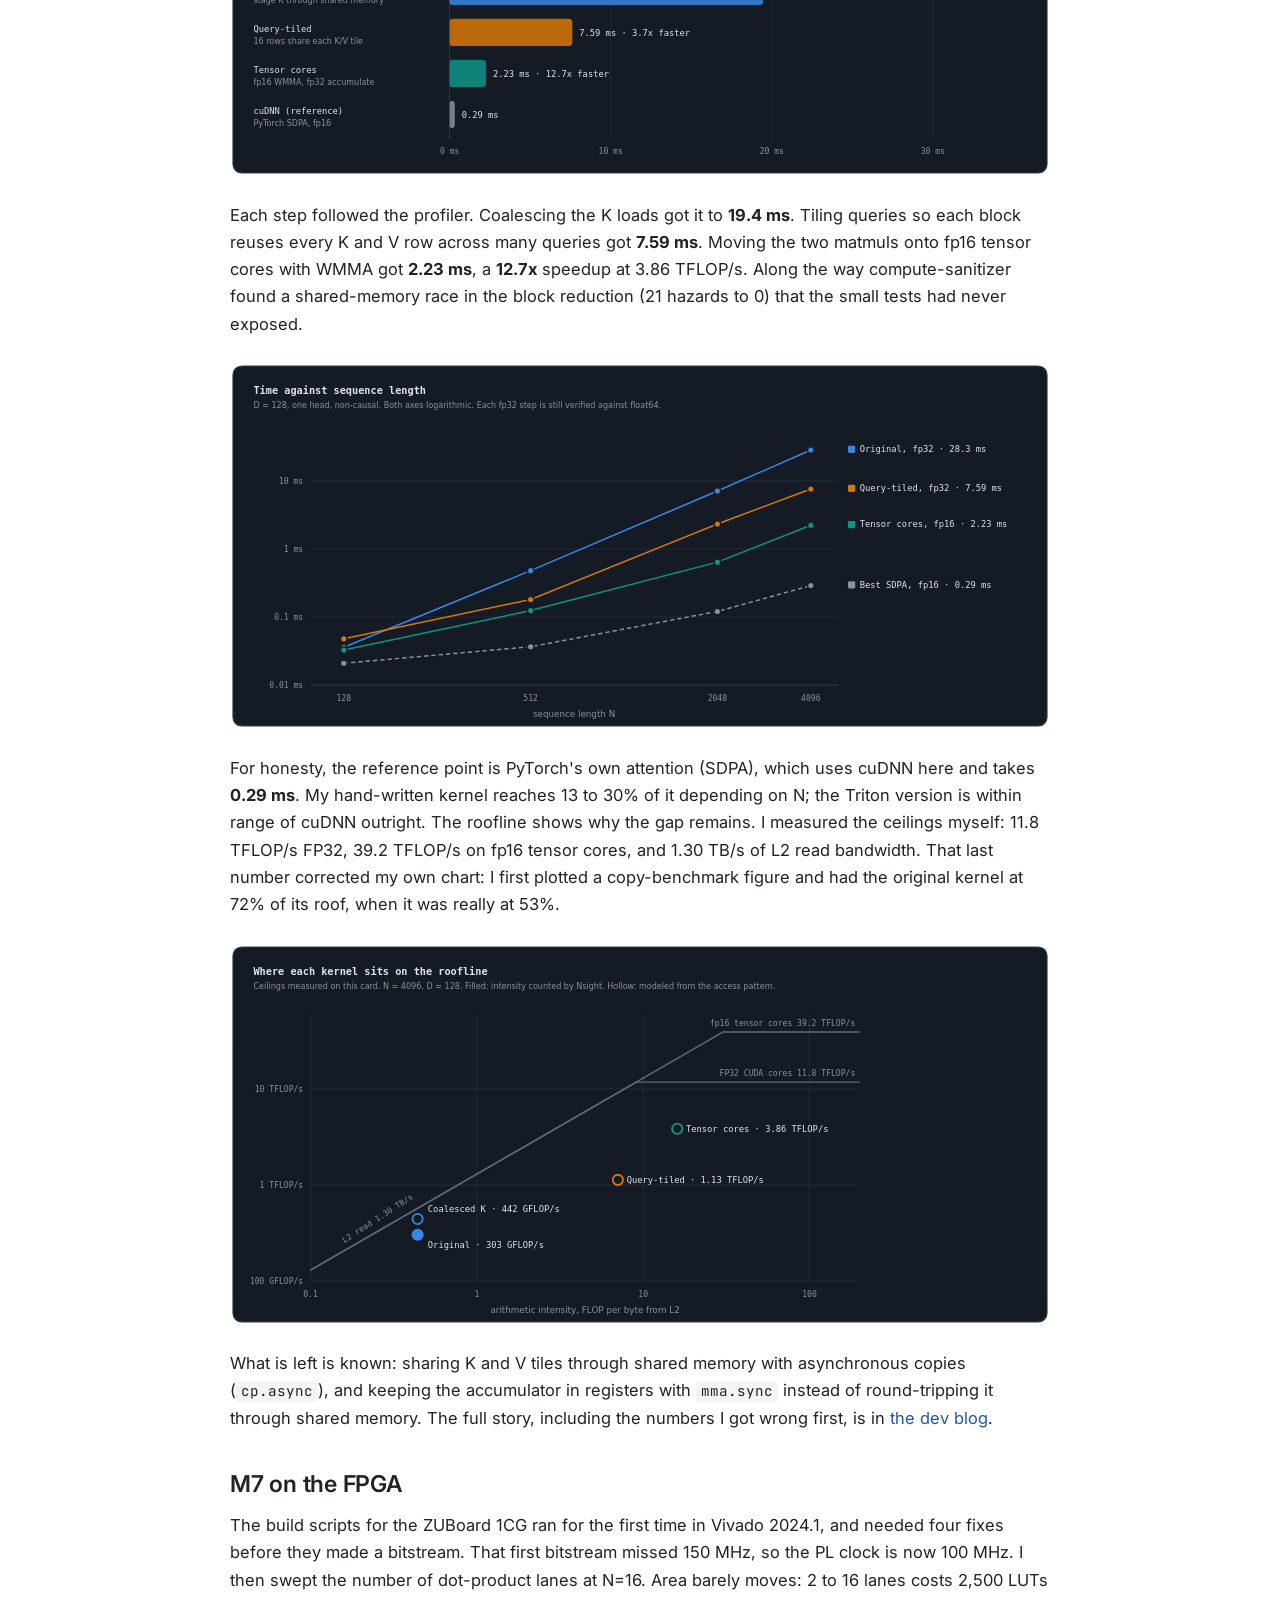
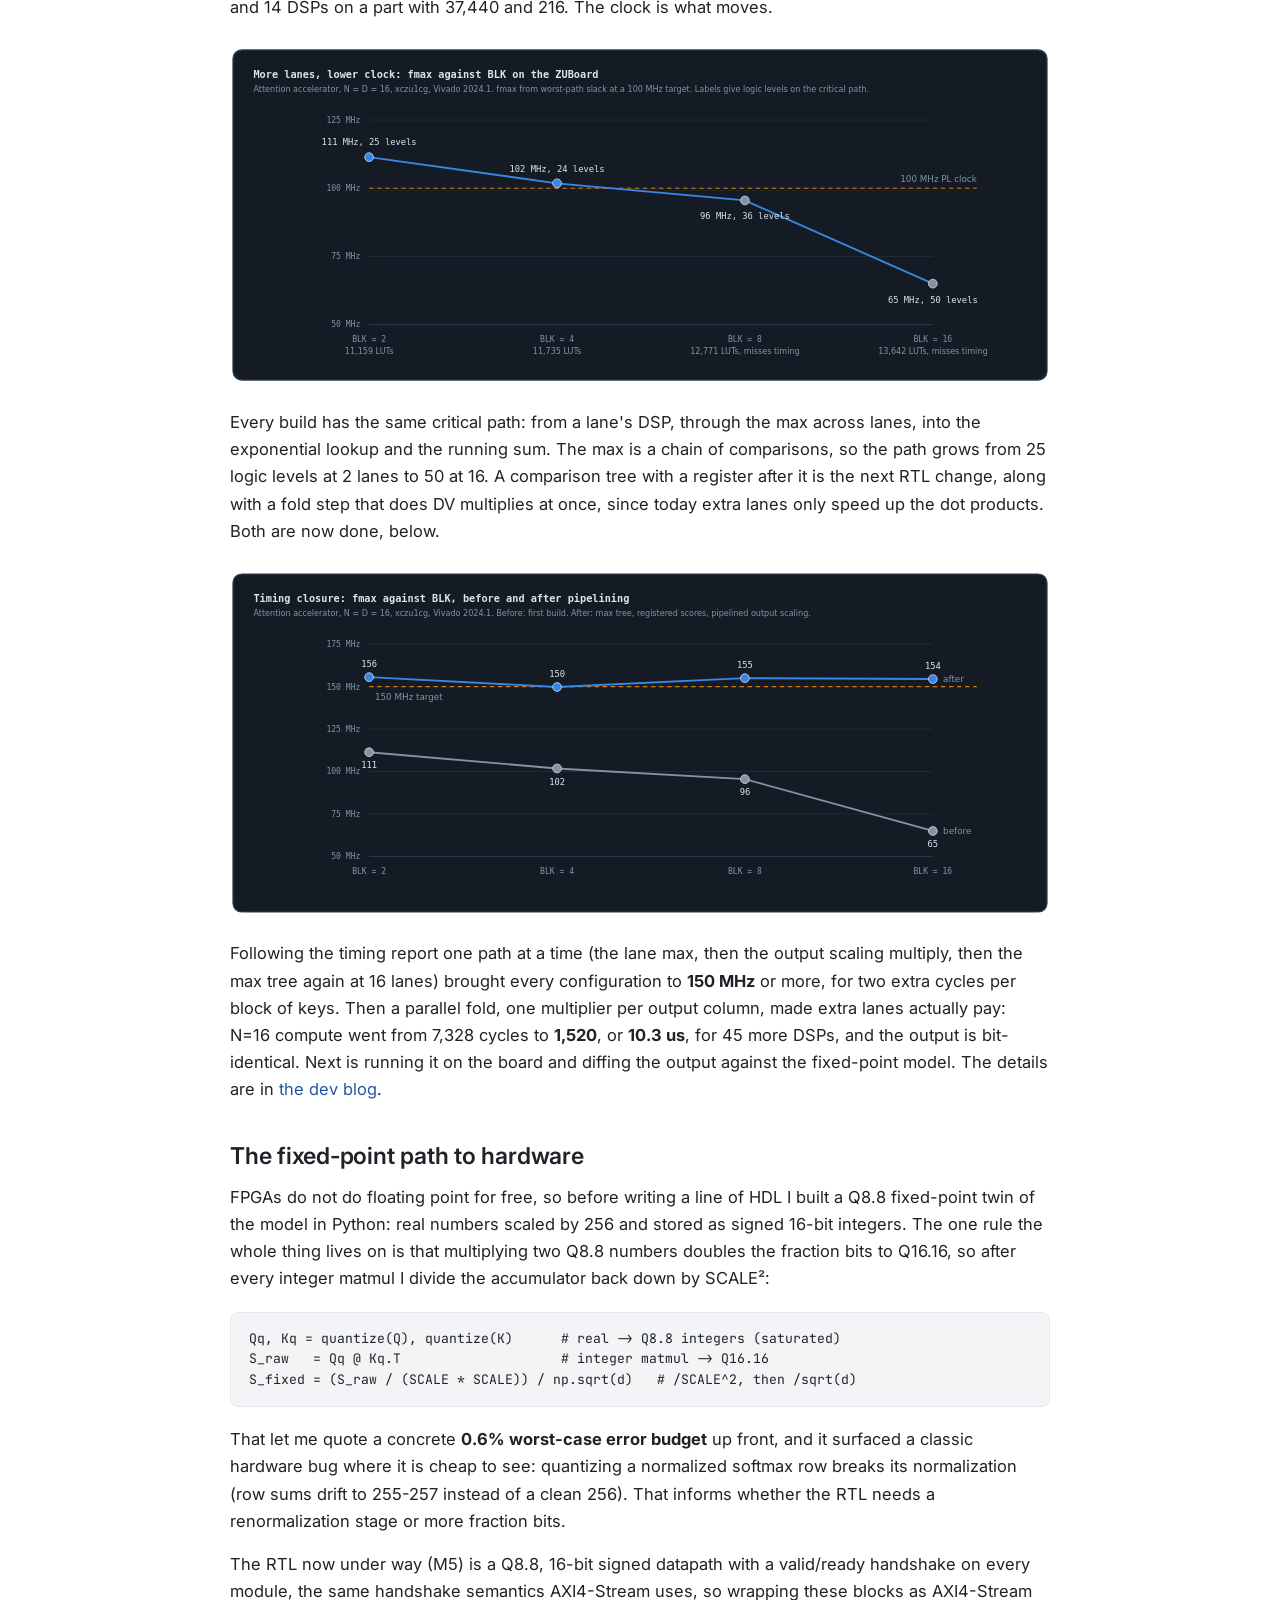
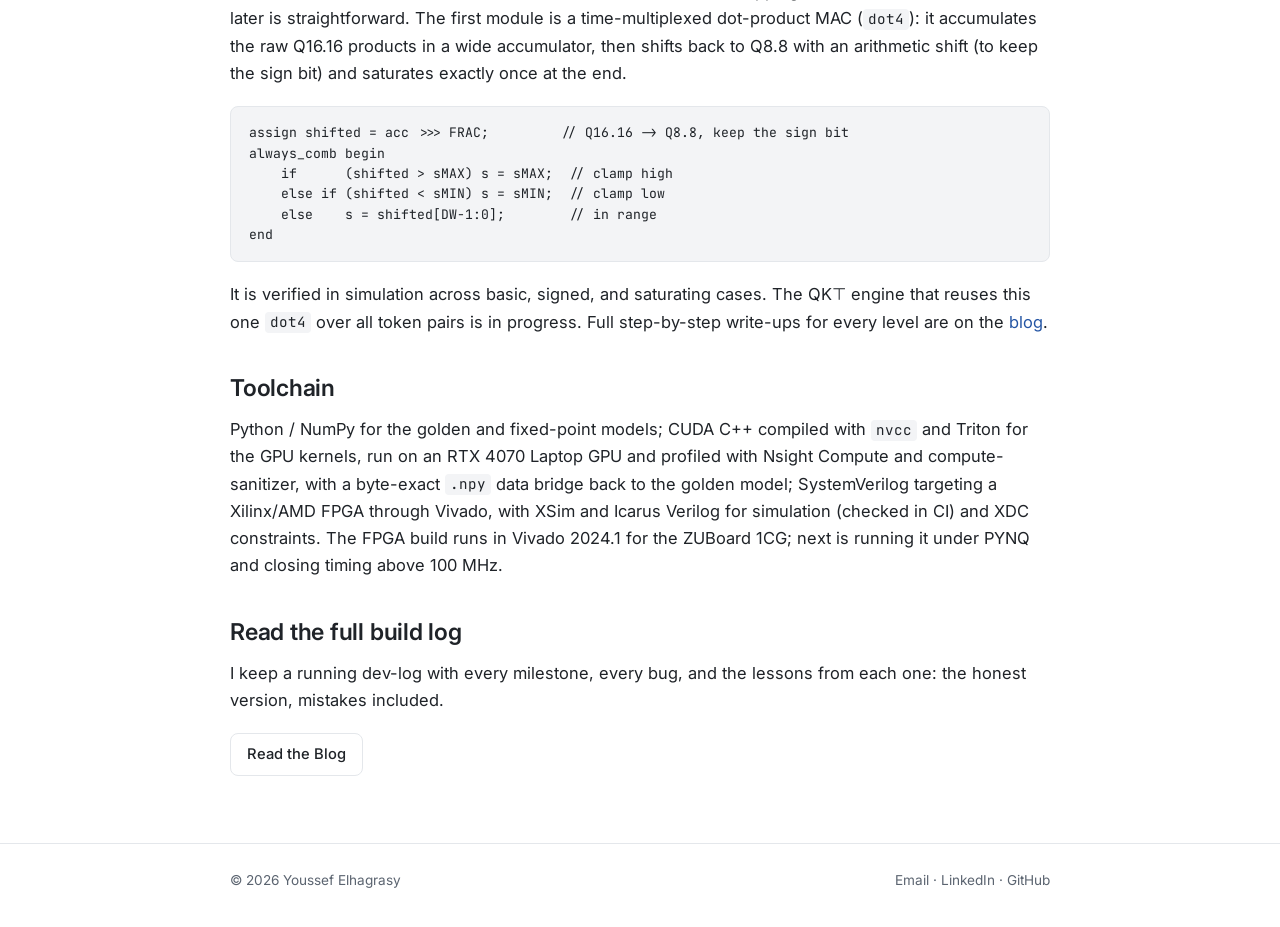
<file: Attention_Accelerator.html>
<!DOCTYPE html>
<html lang="en">
<head>
  <meta charset="utf-8" />
  <meta name="viewport" content="width=device-width, initial-scale=1" />
  <title>Attention Accelerator | Youssef Elhagrasy</title>
  <meta name="description" content="Youssef Elhagrasy: Engineering Physics at UBC. Hardware for efficient AI, reliability, and accelerator design." />
  <meta property="og:title" content="Attention Accelerator | Youssef Elhagrasy" />
  <meta property="og:image" content="images/headshot.jpg" />
  <link rel="icon" type="image/jpeg" href="images/ye-initials.jpg" />
  <script>try{var t=localStorage.getItem('theme');if(t)document.documentElement.setAttribute('data-theme',t);}catch(e){}</script>
  <link rel="preconnect" href="https://fonts.googleapis.com" />
  <link rel="preconnect" href="https://fonts.gstatic.com" crossorigin />
  <link href="https://fonts.googleapis.com/css2?family=Inter:wght@400;500;600&family=JetBrains+Mono:wght@400;500&display=swap" rel="stylesheet" />
  <link rel="stylesheet" href="assets/css/site.css" />
</head>
<body>
  <header class="site-header">
    <div class="container">
      <a class="brand" href="index.html">Youssef Elhagrasy</a>
      <button class="icon-btn menu-toggle" aria-label="Menu" aria-expanded="false"><svg viewBox="0 0 24 24" fill="none" stroke="currentColor" stroke-width="2" stroke-linecap="round" aria-hidden="true"><path d="M4 7h16M4 12h16M4 17h16"/></svg></button>
      <nav class="site-nav">
        <a href="index.html">about</a>
        <a href="index.html#publications">publications</a>
        <a href="projects.html" class="active">projects</a>
        <a href="Blog.html">blog</a>
        <a href="cv.html">cv</a>
        <button class="icon-btn theme-toggle" aria-label="Toggle dark mode"><svg class="moon" viewBox="0 0 24 24" fill="none" stroke="currentColor" stroke-width="2" stroke-linecap="round" stroke-linejoin="round" aria-hidden="true"><path d="M21 12.8A9 9 0 1 1 11.2 3a7 7 0 0 0 9.8 9.8z"/></svg><svg class="sun" viewBox="0 0 24 24" fill="none" stroke="currentColor" stroke-width="2" stroke-linecap="round" stroke-linejoin="round" aria-hidden="true"><circle cx="12" cy="12" r="4"/><path d="M12 2v2M12 20v2M4.9 4.9l1.4 1.4M17.7 17.7l1.4 1.4M2 12h2M20 12h2M4.9 19.1l1.4-1.4M17.7 6.3l1.4-1.4"/></svg></button>
      </nav>
    </div>
  </header>

  <main>
    <div class="container">

      <a class="back-link" href="projects.html">&larr; All projects</a>

<section class="post">
								<header class="major">
									<h1>Attention Accelerator:<br />
									Python &rarr; CUDA &rarr; RTL</h1>
									<p>I am building a single-head scaled dot-product attention engine, the core math behind every transformer, from a Python reference all the way down to synthesizable SystemVerilog, rebuilding the exact same operation at six levels of abstraction and diffing each one against the last.</p>
								</header>
								<ul class="actions">
										<li><a href="https://github.com/youssefelbaz32/flash-attention-accelerator" target="_blank" class="button primary">Code</a></li>
										<li><a href="Blog.html" class="button">Dev blog</a></li>
									</ul>
									<p><b>Result so far:</b> scaled dot-product attention built and cross-verified across NumPy, Q8.8 fixed-point Python, naive and tiled CUDA, and SystemVerilog RTL, each level diffed against the one above. The CUDA kernels agree with the float64 reference to about one float32 epsilon. On an RTX 4070 Laptop GPU, profiling with Nsight Compute took my FlashAttention-lite CUDA kernel from 28.3 ms to <b>2.23 ms (12.7x, 3.86 TFLOP/s)</b> at N=4096, and my Triton version runs at <b>74 to 131% of cuDNN</b>. On the FPGA, every N=16 configuration now builds for the ZUBoard 1CG and meets <b>150 MHz</b>, and the fastest computes a 16-token head in <b>10.3 us</b>, using about a third of the LUTs. On-board latency is next and tracked in the status table below.</p>
									<div class="image main"><img src="images/aa_dataflow.svg" alt="Attention dataflow: Q, K, V flow through QK-transpose scaled by root-d, softmax, and PV to produce output O" /></div>

								<p>Attention is three matrix operations. Given queries <b>Q</b>, keys <b>K</b> and values <b>V</b>, you compute a score matrix, turn it into a probability distribution with softmax, and use those probabilities to blend the values:</p>
								<pre class="mono-block">S = Q &middot; K&#8868; / &#8730;d        // token-by-token scores
P = softmax(S)          // each row sums to 1
O = P &middot; V               // weighted blend of the value rows</pre>
								<p>That math is simple enough to check by hand at toy dimensions, which is exactly the point. I run everything at N = d = d_v = 4 with a fixed random seed so the inputs never drift. When a lower level disagrees with the golden model, it is always a real bug in my code, never a change in the data.</p>

								<h2>Why build it six times</h2>
								<p>The goal is not another attention library (PyTorch already has one). The goal is to understand the operation deeply enough to implement it on hardware, and to build the verification discipline that hardware demands. Each level strips away an abstraction and forces me to own something the level above hid from me: floating point, then fixed-point arithmetic, then GPU parallelism, then the memory hierarchy, then bit-level RTL and handshaking.</p>
								<div class="image main"><img src="images/aa_levels.svg" alt="Six abstraction levels from Python float golden model down to FlashAttention-lite, each with status and error metric" /></div>

								<h2>How to think about the cost</h2>
									<p>The lens I carry across every level is the roofline question: is this step limited by <b>compute</b> (doing FLOPs) or by <b>memory</b> (moving bytes)? Many attention configurations, especially decode and any kernel that materializes the intermediate score matrix, are limited by memory traffic more than arithmetic; the balance shifts with shape, datatype, and hardware. That lens explains most of the design work below. The naive GPU kernel re-reads every key and value row once per query, so it moves N times more bytes than necessary; a single-block tiled kernel stages each input tile into on-chip memory once and reuses it, raising arithmetic intensity (FLOPs per byte). At realistic sizes the full tensors do not fit on chip, so tiles are re-loaded across thread blocks and the win is fewer global reads per tile rather than a single global load. On the FPGA the same tension returns as an area-versus-cycles trade: one multiplier reused over D cycles is small and slow, D multipliers in parallel are large and fast.</p>
									<div class="callout idea"><span class="k">Key idea</span><p>Correctness first, then cost. Each level is proven against the one above (same seed, same inputs) before I reason about whether it is compute-bound or memory-bound. A performance win that moves the answer is not a win.</p></div>

									<h2>Architecture &amp; results so far</h2>
								<p>Every level is validated against the one above it, so I always have an unambiguous oracle. Here is where each stage stands today:</p>
								<div class="image main"><img src="images/qkt_arch.svg" alt="Parallel QK-transpose engine block diagram: four dot4 MAC units compute one score row at once with valid-ready handshake and 1 over root d scaling" /></div>
								<div class="table-wrapper">
									<table class="result-table">
										<thead>
											<tr><th>Level</th><th>What it is</th><th>Result</th><th>Status</th></tr>
										</thead>
										<tbody>
											<tr><td>M1</td><td>Python float64 golden model</td><td>self-checking reference (softmax rows sum to 1)</td><td>Done</td></tr>
											<tr><td>M2</td><td>Python Q8.8 fixed-point twin</td><td>max abs err <b>0.00631</b> vs golden (~0.6%)</td><td>Done</td></tr>
											<tr><td>M3</td><td>CUDA naive kernel (float32)</td><td>max abs err <b>1.192093e-07</b> = the float32 floor (2<sup>-23</sup>)</td><td>Done</td></tr>
											<tr><td>M4</td><td>CUDA tiled kernel (shared memory)</td><td>max abs err <b>1.192093e-07</b>, bit-identical to M3</td><td>Done</td></tr>
											<tr><td>M5</td><td>SystemVerilog RTL core (Q8.8)</td><td>full datapath, <b>52/52 values exact</b> vs the integer spec at all four stages</td><td>Done</td></tr>
											<tr><td>M6</td><td>Host to FPGA link (AXI-Stream + DMA, PYNQ)</td><td>packaged as an AXI IP with per-phase cycle counters and a completion interrupt; caught a counter race in integration</td><td>In progress</td></tr>
											<tr><td>M7</td><td>FPGA bring-up on ZUBoard 1CG (XCZU1CG)</td><td>every N=16 build meets <b>150 MHz</b> (was 65 to 111); a parallel fold cuts compute from 7,328 to <b>1,520 cycles</b>, bit-exact; on-hardware diff next</td><td>In progress</td></tr>
											<tr><td>M8</td><td>FlashAttention-lite, RTL (online softmax)</td><td><b>360 cy on one multiplier</b>, beating the naive core on four (515 cy); N&#178; buffers gone</td><td>Done</td></tr>
											<tr><td>M8</td><td>FlashAttention-lite, CUDA and Triton</td><td>on an RTX 4070 Laptop GPU: Triton at <b>74 to 131% of cuDNN</b>; CUDA kernel <b>12.7x faster</b> after following Nsight and moving to tensor cores (3.86 TFLOP/s); found and fixed a shared-memory race</td><td>Done</td></tr>
										</tbody>
									</table>
								</div>

								<div class="image main"><img src="images/stage_profile.svg" alt="Stacked bar chart of RTL cycles per stage at one, two and four MAC lanes: the matmul segments shrink while the softmax segment stays fixed at 449 cycles" /></div>
								<p>The result that taught me the most is the one in that chart. I parameterized the MAC count in the RTL and swept it, expecting the usual area-for-speed trade. Four times the multipliers bought <b>1.28x</b>. The matmuls really did get 3.4x faster, but the serial divider inside softmax costs the same 449 cycles regardless, so adding lanes only grew its share of the runtime, from 68% to 87%. The fix was not more hardware. Rewriting softmax to stream (M8) got <b>1.83x at identical area</b> and removed the N&#178; score buffers entirely, which at N=128 and head dim 64 is the difference between needing roughly 64 KB of BRAM and needing 66 words. I wrote that up in <a href="Blog.html">the dev blog</a>.</p>

								<p>The two CUDA numbers are the ones I am most proud of. <b>1.192093e-07 is about one float32 epsilon near unity</b> (2<sup>-23</sup> is the ULP spacing near 1.0). Because I compute the golden model in float64 and cast the exported inputs to float32, a difference this small means close numerical agreement for this test case, not a bug in the kernel. Getting there twice, once naive and once tiled, is strong evidence the kernels are correct, not just close.</p>

								<h2>M8 on a real GPU</h2>
								<p>The FlashAttention-lite kernels were verified at toy sizes long before I had a GPU to time them on. Once I ran them on an RTX 4070 Laptop GPU at N=4096 and head dim 128, the first CUDA version took <b>28.3 ms</b>. My traffic model predicted it was memory-bound, and it was, but Nsight Compute showed the bottleneck was not where I expected: L1 sat at 98% while L2 was only at 42%, because the K loads were uncoalesced and each 32-byte sector delivered about 7 useful bytes. The model got the traffic right and the bottleneck wrong.</p>
								<div class="image main"><img src="images/m8_journey.svg" alt="Horizontal bar chart of kernel time at N=4096, D=128: original 28.3 ms, coalesced K 19.4 ms, query-tiled 7.59 ms, tensor cores 2.23 ms, and cuDNN for reference at 0.29 ms." /></div>
								<p>Each step followed the profiler. Coalescing the K loads got it to <b>19.4 ms</b>. Tiling queries so each block reuses every K and V row across many queries got <b>7.59 ms</b>. Moving the two matmuls onto fp16 tensor cores with WMMA got <b>2.23 ms</b>, a <b>12.7x</b> speedup at 3.86 TFLOP/s. Along the way compute-sanitizer found a shared-memory race in the block reduction (21 hazards to 0) that the small tests had never exposed.</p>
								<div class="image main"><img src="images/m8_scaling.svg" alt="Log-log line chart of time against sequence length at D=128. The original fp32 kernel rises to 28.3 ms at N=4096, the query-tiled kernel to 7.59 ms, the tensor-core kernel to 2.23 ms, and PyTorch SDPA to 0.29 ms." /></div>
								<p>For honesty, the reference point is PyTorch's own attention (SDPA), which uses cuDNN here and takes <b>0.29 ms</b>. My hand-written kernel reaches 13 to 30% of it depending on N; the Triton version is within range of cuDNN outright. The roofline shows why the gap remains. I measured the ceilings myself: 11.8 TFLOP/s FP32, 39.2 TFLOP/s on fp16 tensor cores, and 1.30 TB/s of L2 read bandwidth. That last number corrected my own chart: I first plotted a copy-benchmark figure and had the original kernel at 72% of its roof, when it was really at 53%.</p>
								<div class="image main"><img src="images/m8_roofline.svg" alt="Log-log roofline with an L2 read bandwidth slope of 1.30 TB/s and flat ceilings at 11.8 TFLOP/s for FP32 and 39.2 TFLOP/s for fp16 tensor cores. The original kernel sits at 0.44 FLOP per byte and 303 GFLOP/s, the coalesced kernel just above it, the query-tiled kernel at 1.13 TFLOP/s and the tensor-core kernel at 3.86 TFLOP/s." /></div>
								<p>What is left is known: sharing K and V tiles through shared memory with asynchronous copies (<code>cp.async</code>), and keeping the accumulator in registers with <code>mma.sync</code> instead of round-tripping it through shared memory. The full story, including the numbers I got wrong first, is in <a href="Blog.html">the dev blog</a>.</p>

								<h2>M7 on the FPGA</h2>
								<p>The build scripts for the ZUBoard 1CG ran for the first time in Vivado 2024.1, and needed four fixes before they made a bitstream. That first bitstream missed 150 MHz, so the PL clock is now 100 MHz. I then swept the number of dot-product lanes at N=16. Area barely moves: 2 to 16 lanes costs 2,500 LUTs and 14 DSPs on a part with 37,440 and 216. The clock is what moves.</p>
								<div class="image main"><img src="images/m7_fmax.svg" alt="Line chart of fmax against BLK for N=D=16 on the ZUBoard: 111 MHz at BLK 2, 102 at BLK 4, 96 at BLK 8 and 65 at BLK 16, against a 100 MHz target. Critical-path logic levels grow from 25 to 50." /></div>
								<p>Every build has the same critical path: from a lane's DSP, through the max across lanes, into the exponential lookup and the running sum. The max is a chain of comparisons, so the path grows from 25 logic levels at 2 lanes to 50 at 16. A comparison tree with a register after it is the next RTL change, along with a fold step that does DV multiplies at once, since today extra lanes only speed up the dot products. Both are now done, below.</p>
								<div class="image main"><img src="images/m7_closure.svg" alt="Line chart of fmax against BLK at N=D=16. Before pipelining: 111, 102, 96 and 65 MHz at BLK 2, 4, 8 and 16. After: 156, 150, 155 and 155 MHz, all at or above the 150 MHz target." /></div>
								<p>Following the timing report one path at a time (the lane max, then the output scaling multiply, then the max tree again at 16 lanes) brought every configuration to <b>150 MHz</b> or more, for two extra cycles per block of keys. Then a parallel fold, one multiplier per output column, made extra lanes actually pay: N=16 compute went from 7,328 cycles to <b>1,520</b>, or <b>10.3 us</b>, for 45 more DSPs, and the output is bit-identical. Next is running it on the board and diffing the output against the fixed-point model. The details are in <a href="Blog.html">the dev blog</a>.</p>

								<h2>The fixed-point path to hardware</h2>
								<p>FPGAs do not do floating point for free, so before writing a line of HDL I built a Q8.8 fixed-point twin of the model in Python: real numbers scaled by 256 and stored as signed 16-bit integers. The one rule the whole thing lives on is that multiplying two Q8.8 numbers doubles the fraction bits to Q16.16, so after every integer matmul I divide the accumulator back down by SCALE&sup2;:</p>
									<pre class="mono-block"><code>Qq, Kq = quantize(Q), quantize(K)      # real -&gt; Q8.8 integers (saturated)
S_raw   = Qq @ Kq.T                    # integer matmul -&gt; Q16.16
S_fixed = (S_raw / (SCALE * SCALE)) / np.sqrt(d)   # /SCALE^2, then /sqrt(d)</code></pre>
									<p>That let me quote a concrete <b>0.6% worst-case error budget</b> up front, and it surfaced a classic hardware bug where it is cheap to see: quantizing a normalized softmax row breaks its normalization (row sums drift to 255-257 instead of a clean 256). That informs whether the RTL needs a renormalization stage or more fraction bits.</p>
								<p>The RTL now under way (M5) is a Q8.8, 16-bit signed datapath with a valid/ready handshake on every module, the same handshake semantics AXI4-Stream uses, so wrapping these blocks as AXI4-Stream later is straightforward. The first module is a time-multiplexed dot-product MAC (<code>dot4</code>): it accumulates the raw Q16.16 products in a wide accumulator, then shifts back to Q8.8 with an arithmetic shift (to keep the sign bit) and saturates exactly once at the end.</p>
									<pre class="mono-block"><code>assign shifted = acc &gt;&gt;&gt; FRAC;         // Q16.16 -&gt; Q8.8, keep the sign bit
always_comb begin
    if      (shifted &gt; sMAX) s = sMAX;  // clamp high
    else if (shifted &lt; sMIN) s = sMIN;  // clamp low
    else    s = shifted[DW-1:0];        // in range
end</code></pre>
									<p>It is verified in simulation across basic, signed, and saturating cases. The QK&#8868; engine that reuses this one <code>dot4</code> over all token pairs is in progress. Full step-by-step write-ups for every level are on the <a href="Blog.html">blog</a>.</p>

								<h2>Toolchain</h2>
								<p>Python / NumPy for the golden and fixed-point models; CUDA C++ compiled with <code>nvcc</code> and Triton for the GPU kernels, run on an RTX 4070 Laptop GPU and profiled with Nsight Compute and compute-sanitizer, with a byte-exact <code>.npy</code> data bridge back to the golden model; SystemVerilog targeting a Xilinx/AMD FPGA through Vivado, with XSim and Icarus Verilog for simulation (checked in CI) and XDC constraints. The FPGA build runs in Vivado 2024.1 for the ZUBoard 1CG; next is running it under PYNQ and closing timing above 100 MHz.</p>

								<h2>Read the full build log</h2>
								<p>I keep a running dev-log with every milestone, every bug, and the lessons from each one: the honest version, mistakes included.</p>
								<ul class="actions">
									<li><a href="Blog.html" class="button large">Read the Blog</a></li>
								</ul>

							</section>

    </div>
  </main>

  <footer class="site-footer">
    <div class="container">
      <span>&copy; <span id="year">2026</span> Youssef Elhagrasy</span>
      <span><a href="mailto:youssefelbaz32@gmail.com">Email</a> &middot; <a href="https://www.linkedin.com/in/youssef-elhagrasy/" target="_blank" rel="noopener">LinkedIn</a> &middot; <a href="https://github.com/youssefelbaz32" target="_blank" rel="noopener">GitHub</a></span>
    </div>
  </footer>
  <script src="assets/js/site.js"></script>
</body>
</html>
</file>
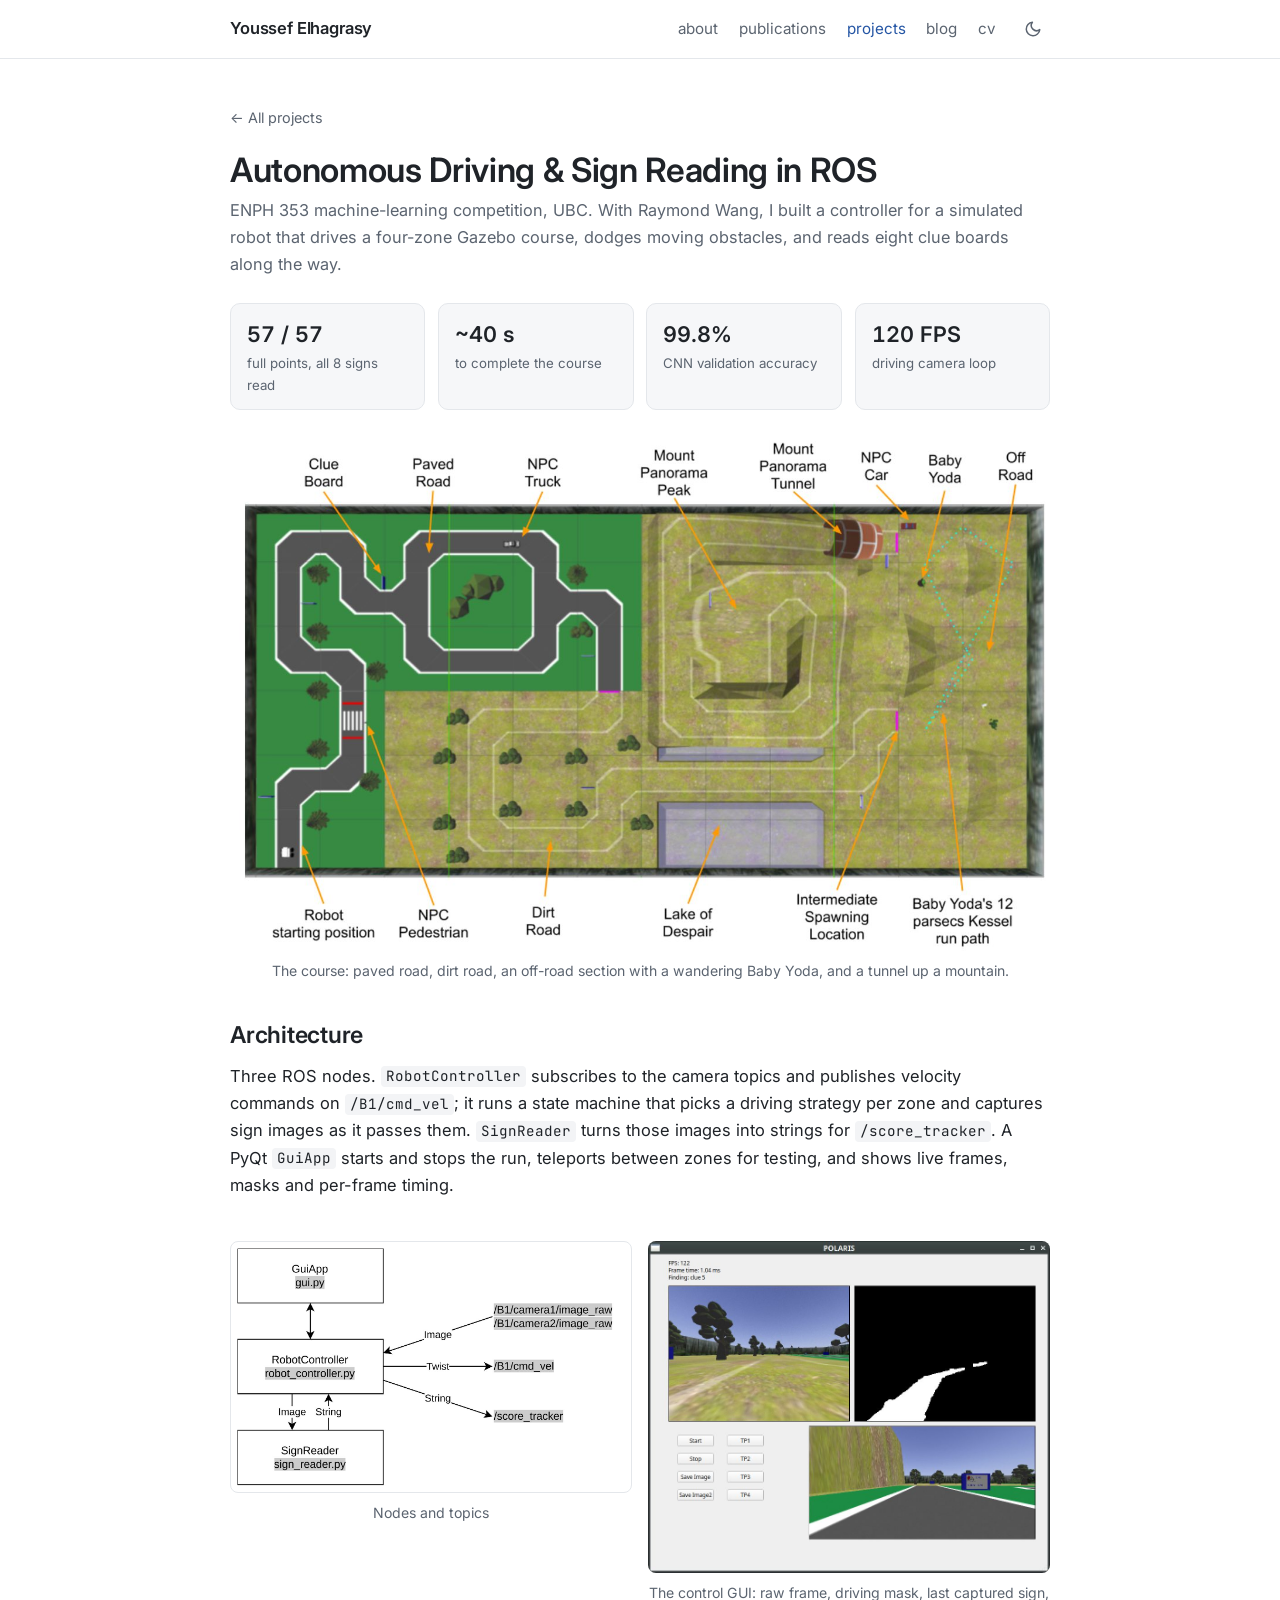
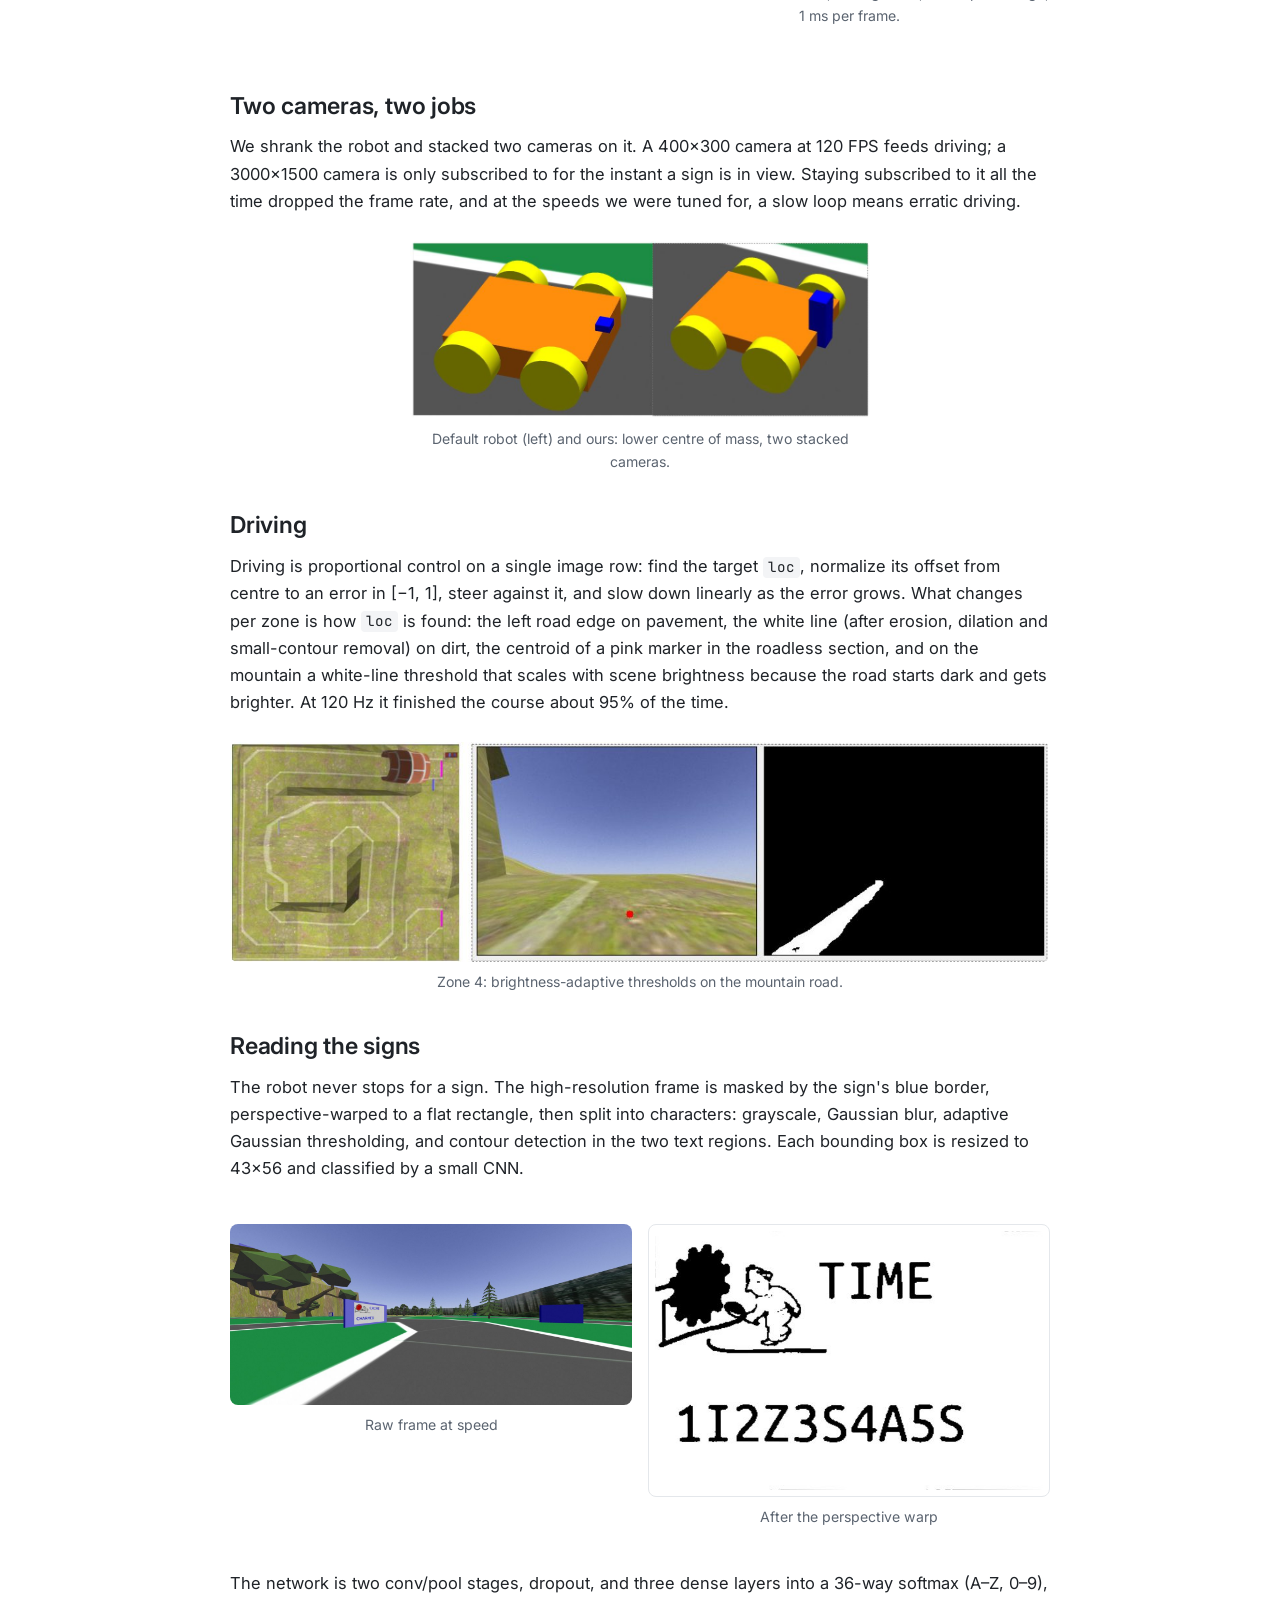
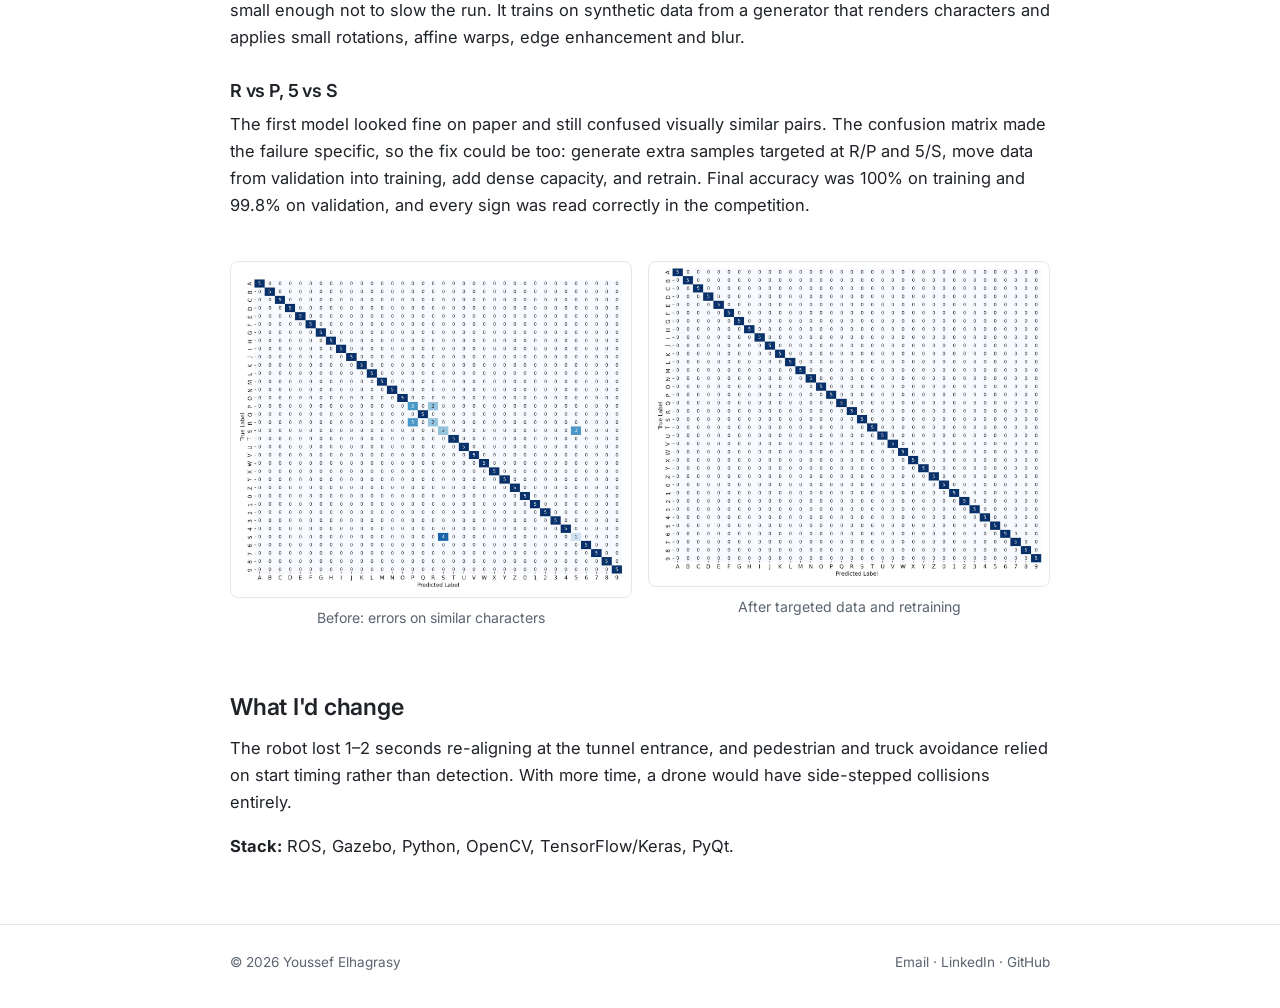
<file: Autonomous_Driving.html>
<!DOCTYPE html>
<html lang="en">
<head>
  <meta charset="utf-8" />
  <meta name="viewport" content="width=device-width, initial-scale=1" />
  <title>Autonomous Driving | Youssef Elhagrasy</title>
  <meta name="description" content="A ROS/Gazebo robot that drives a four-zone course and reads clue boards with a CNN." />
  <meta property="og:title" content="Autonomous Driving | Youssef Elhagrasy" />
  <meta property="og:image" content="images/headshot.jpg" />
  <link rel="icon" type="image/jpeg" href="images/ye-initials.jpg" />
  <script>try{var t=localStorage.getItem('theme');if(t)document.documentElement.setAttribute('data-theme',t);}catch(e){}</script>
  <link rel="preconnect" href="https://fonts.googleapis.com" />
  <link rel="preconnect" href="https://fonts.gstatic.com" crossorigin />
  <link href="https://fonts.googleapis.com/css2?family=Inter:wght@400;500;600&family=JetBrains+Mono:wght@400;500&display=swap" rel="stylesheet" />
  <link rel="stylesheet" href="assets/css/site.css" />
</head>
<body>
  <header class="site-header">
    <div class="container">
      <a class="brand" href="index.html">Youssef Elhagrasy</a>
      <button class="icon-btn menu-toggle" aria-label="Menu" aria-expanded="false"><svg viewBox="0 0 24 24" fill="none" stroke="currentColor" stroke-width="2" stroke-linecap="round" aria-hidden="true"><path d="M4 7h16M4 12h16M4 17h16"/></svg></button>
      <nav class="site-nav">
        <a href="index.html">about</a>
        <a href="index.html#publications">publications</a>
        <a href="projects.html" class="active">projects</a>
        <a href="Blog.html">blog</a>
        <a href="cv.html">cv</a>
        <button class="icon-btn theme-toggle" aria-label="Toggle dark mode"><svg class="moon" viewBox="0 0 24 24" fill="none" stroke="currentColor" stroke-width="2" stroke-linecap="round" stroke-linejoin="round" aria-hidden="true"><path d="M21 12.8A9 9 0 1 1 11.2 3a7 7 0 0 0 9.8 9.8z"/></svg><svg class="sun" viewBox="0 0 24 24" fill="none" stroke="currentColor" stroke-width="2" stroke-linecap="round" stroke-linejoin="round" aria-hidden="true"><circle cx="12" cy="12" r="4"/><path d="M12 2v2M12 20v2M4.9 4.9l1.4 1.4M17.7 17.7l1.4 1.4M2 12h2M20 12h2M4.9 19.1l1.4-1.4M17.7 6.3l1.4-1.4"/></svg></button>
      </nav>
    </div>
  </header>

  <main>
    <div class="container">

      <a class="back-link" href="projects.html">&larr; All projects</a>
      <section class="post">
        <header class="major">
          <h1>Autonomous Driving &amp; Sign Reading in ROS</h1>
          <p>ENPH&nbsp;353 machine-learning competition, UBC. With Raymond Wang, I built a controller for a simulated robot that drives a four-zone Gazebo course, dodges moving obstacles, and reads eight clue boards along the way.</p>
        </header>

        <div class="stats">
          <div class="stat"><div class="v">57 / 57</div><div class="l">full points, all 8 signs read</div></div>
          <div class="stat"><div class="v">~40 s</div><div class="l">to complete the course</div></div>
          <div class="stat"><div class="v">99.8%</div><div class="l">CNN validation accuracy</div></div>
          <div class="stat"><div class="v">120 FPS</div><div class="l">driving camera loop</div></div>
        </div>

        <figure><img src="images/enph353/course.jpg" alt="Top-down map of the Gazebo competition course: paved road, dirt road, off-road section and mountain tunnel" loading="lazy" /><figcaption>The course: paved road, dirt road, an off-road section with a wandering Baby Yoda, and a tunnel up a mountain.</figcaption></figure>

        <h2>Architecture</h2>
        <p>Three ROS nodes. <code>RobotController</code> subscribes to the camera topics and publishes velocity commands on <code>/B1/cmd_vel</code>; it runs a state machine that picks a driving strategy per zone and captures sign images as it passes them. <code>SignReader</code> turns those images into strings for <code>/score_tracker</code>. A PyQt <code>GuiApp</code> starts and stops the run, teleports between zones for testing, and shows live frames, masks and per-frame timing.</p>
        <div class="row">
          <figure class="white"><img src="images/enph353/architecture.jpg" alt="Software flowchart: GuiApp, RobotController and SignReader with their ROS topics" loading="lazy" /><figcaption>Nodes and topics</figcaption></figure>
          <figure><img src="images/enph353/gui.jpg" alt="PyQt control GUI showing raw camera frame, driving mask and last captured sign" loading="lazy" /><figcaption>The control GUI: raw frame, driving mask, last captured sign, 1&nbsp;ms per frame.</figcaption></figure>
        </div>

        <h2>Two cameras, two jobs</h2>
        <p>We shrank the robot and stacked two cameras on it. A 400&times;300 camera at 120&nbsp;FPS feeds driving; a 3000&times;1500 camera is only subscribed to for the instant a sign is in view. Staying subscribed to it all the time dropped the frame rate, and at the speeds we were tuned for, a slow loop means erratic driving.</p>
        <figure class="narrow"><img src="images/enph353/robots.jpg" alt="Default robot next to the modified robot with a lower body and two stacked cameras" loading="lazy" /><figcaption>Default robot (left) and ours: lower centre of mass, two stacked cameras.</figcaption></figure>

        <h2>Driving</h2>
        <p>Driving is proportional control on a single image row: find the target <code>loc</code>, normalize its offset from centre to an error in [&minus;1,&nbsp;1], steer against it, and slow down linearly as the error grows. What changes per zone is how <code>loc</code> is found: the left road edge on pavement, the white line (after erosion, dilation and small-contour removal) on dirt, the centroid of a pink marker in the roadless section, and on the mountain a white-line threshold that scales with scene brightness because the road starts dark and gets brighter. At 120&nbsp;Hz it finished the course about 95% of the time.</p>
        <figure><img src="images/enph353/zone4.jpg" alt="Mountain zone camera frame and its road mask" loading="lazy" /><figcaption>Zone 4: brightness-adaptive thresholds on the mountain road.</figcaption></figure>

        <h2>Reading the signs</h2>
        <p>The robot never stops for a sign. The high-resolution frame is masked by the sign's blue border, perspective-warped to a flat rectangle, then split into characters: grayscale, Gaussian blur, adaptive Gaussian thresholding, and contour detection in the two text regions. Each bounding box is resized to 43&times;56 and classified by a small CNN.</p>
        <div class="row">
          <figure><img src="images/enph353/sign_input.jpg" alt="Raw high-resolution frame with a clue board at an angle" loading="lazy" /><figcaption>Raw frame at speed</figcaption></figure>
          <figure class="white"><img src="images/enph353/sign_warped.jpg" alt="Clue board after homography, flat and ready for character segmentation" loading="lazy" /><figcaption>After the perspective warp</figcaption></figure>
        </div>
        <p>The network is two conv/pool stages, dropout, and three dense layers into a 36-way softmax (A&ndash;Z, 0&ndash;9), small enough not to slow the run. It trains on synthetic data from a generator that renders characters and applies small rotations, affine warps, edge enhancement and blur.</p>

        <h3>R vs P, 5 vs S</h3>
        <p>The first model looked fine on paper and still confused visually similar pairs. The confusion matrix made the failure specific, so the fix could be too: generate extra samples targeted at R/P and 5/S, move data from validation into training, add dense capacity, and retrain. Final accuracy was 100% on training and 99.8% on validation, and every sign was read correctly in the competition.</p>
        <div class="row">
          <figure class="white"><img src="images/enph353/confusion_before.jpg" alt="Confusion matrix of the first CNN showing off-diagonal errors" loading="lazy" /><figcaption>Before: errors on similar characters</figcaption></figure>
          <figure class="white"><img src="images/enph353/confusion_after.jpg" alt="Confusion matrix after retraining, nearly diagonal" loading="lazy" /><figcaption>After targeted data and retraining</figcaption></figure>
        </div>

        <h2>What I'd change</h2>
        <p>The robot lost 1&ndash;2 seconds re-aligning at the tunnel entrance, and pedestrian and truck avoidance relied on start timing rather than detection. With more time, a drone would have side-stepped collisions entirely.</p>
        <p><strong>Stack:</strong> ROS, Gazebo, Python, OpenCV, TensorFlow/Keras, PyQt.</p>
      </section>

    </div>
  </main>

  <footer class="site-footer">
    <div class="container">
      <span>&copy; <span id="year">2026</span> Youssef Elhagrasy</span>
      <span><a href="mailto:youssefelbaz32@gmail.com">Email</a> &middot; <a href="https://www.linkedin.com/in/youssef-elhagrasy/" target="_blank" rel="noopener">LinkedIn</a> &middot; <a href="https://github.com/youssefelbaz32" target="_blank" rel="noopener">GitHub</a></span>
    </div>
  </footer>
  <script src="assets/js/site.js"></script>
</body>
</html>
</file>
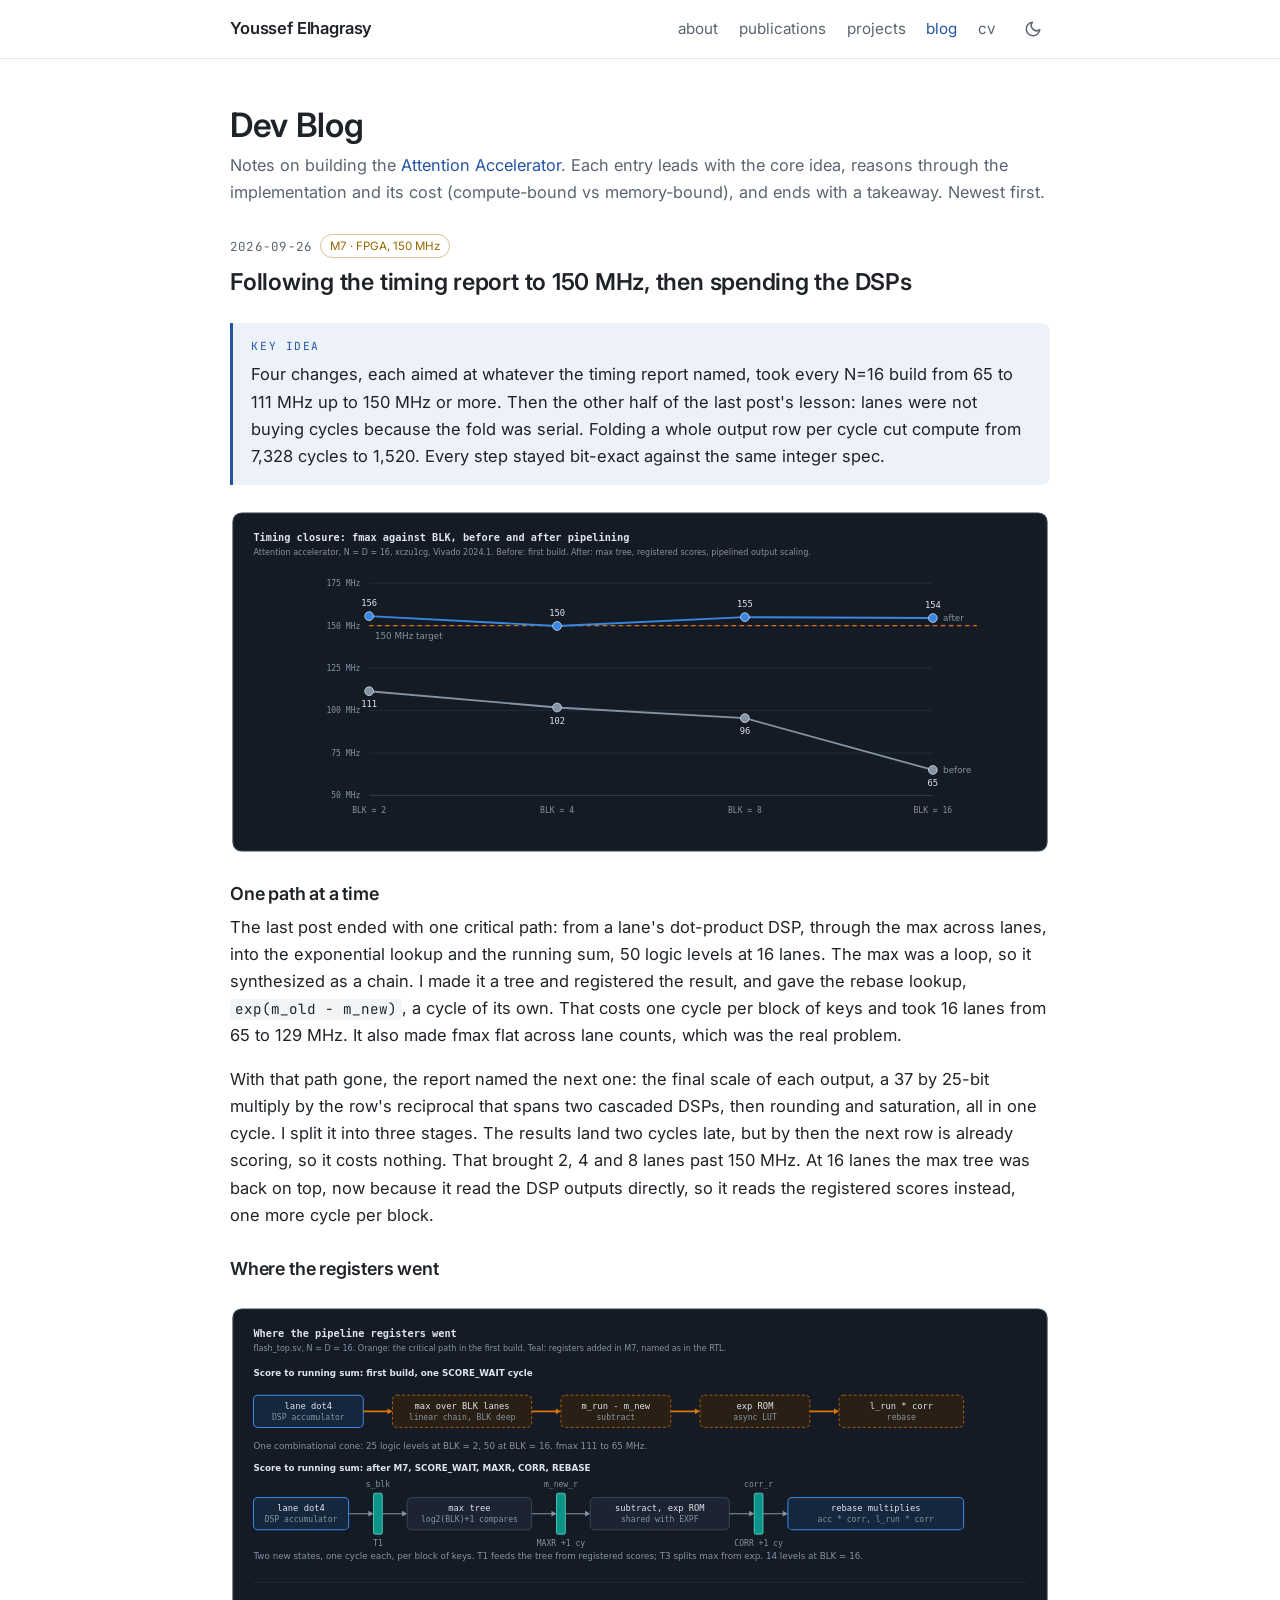
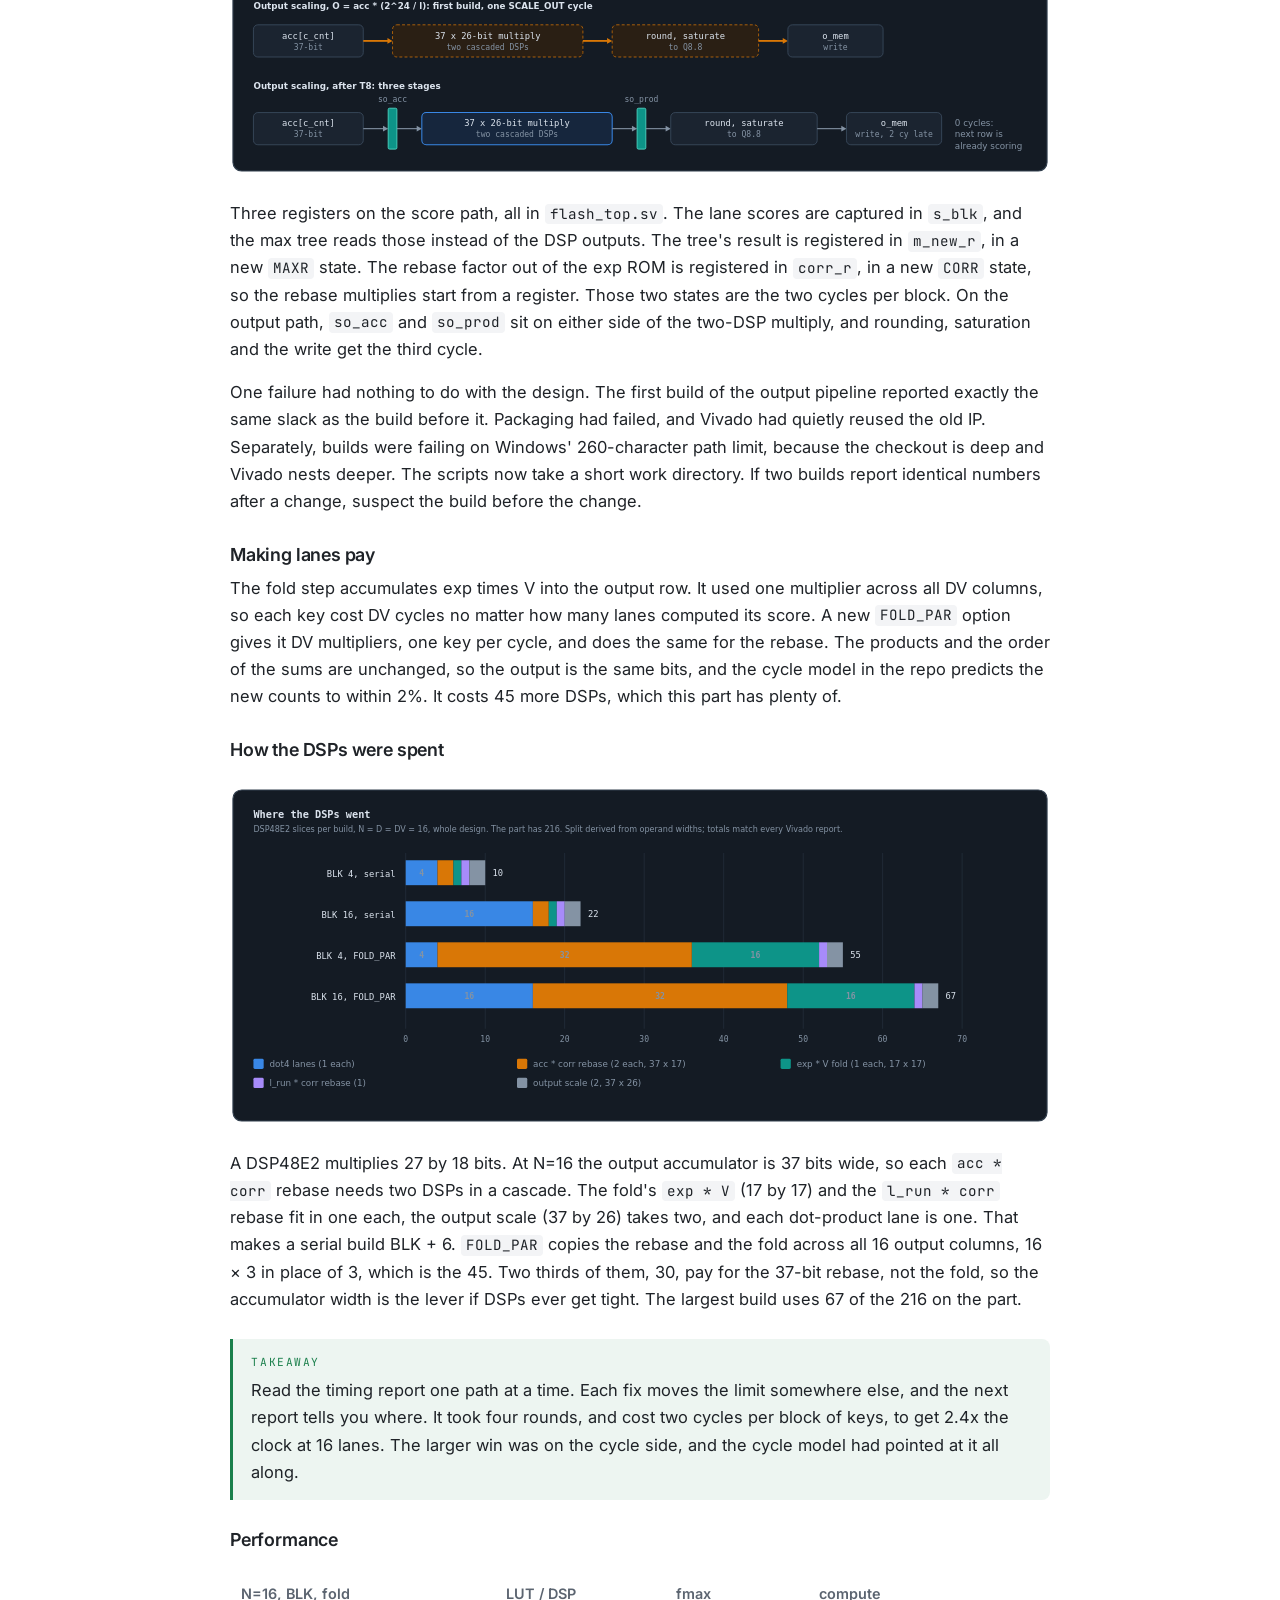
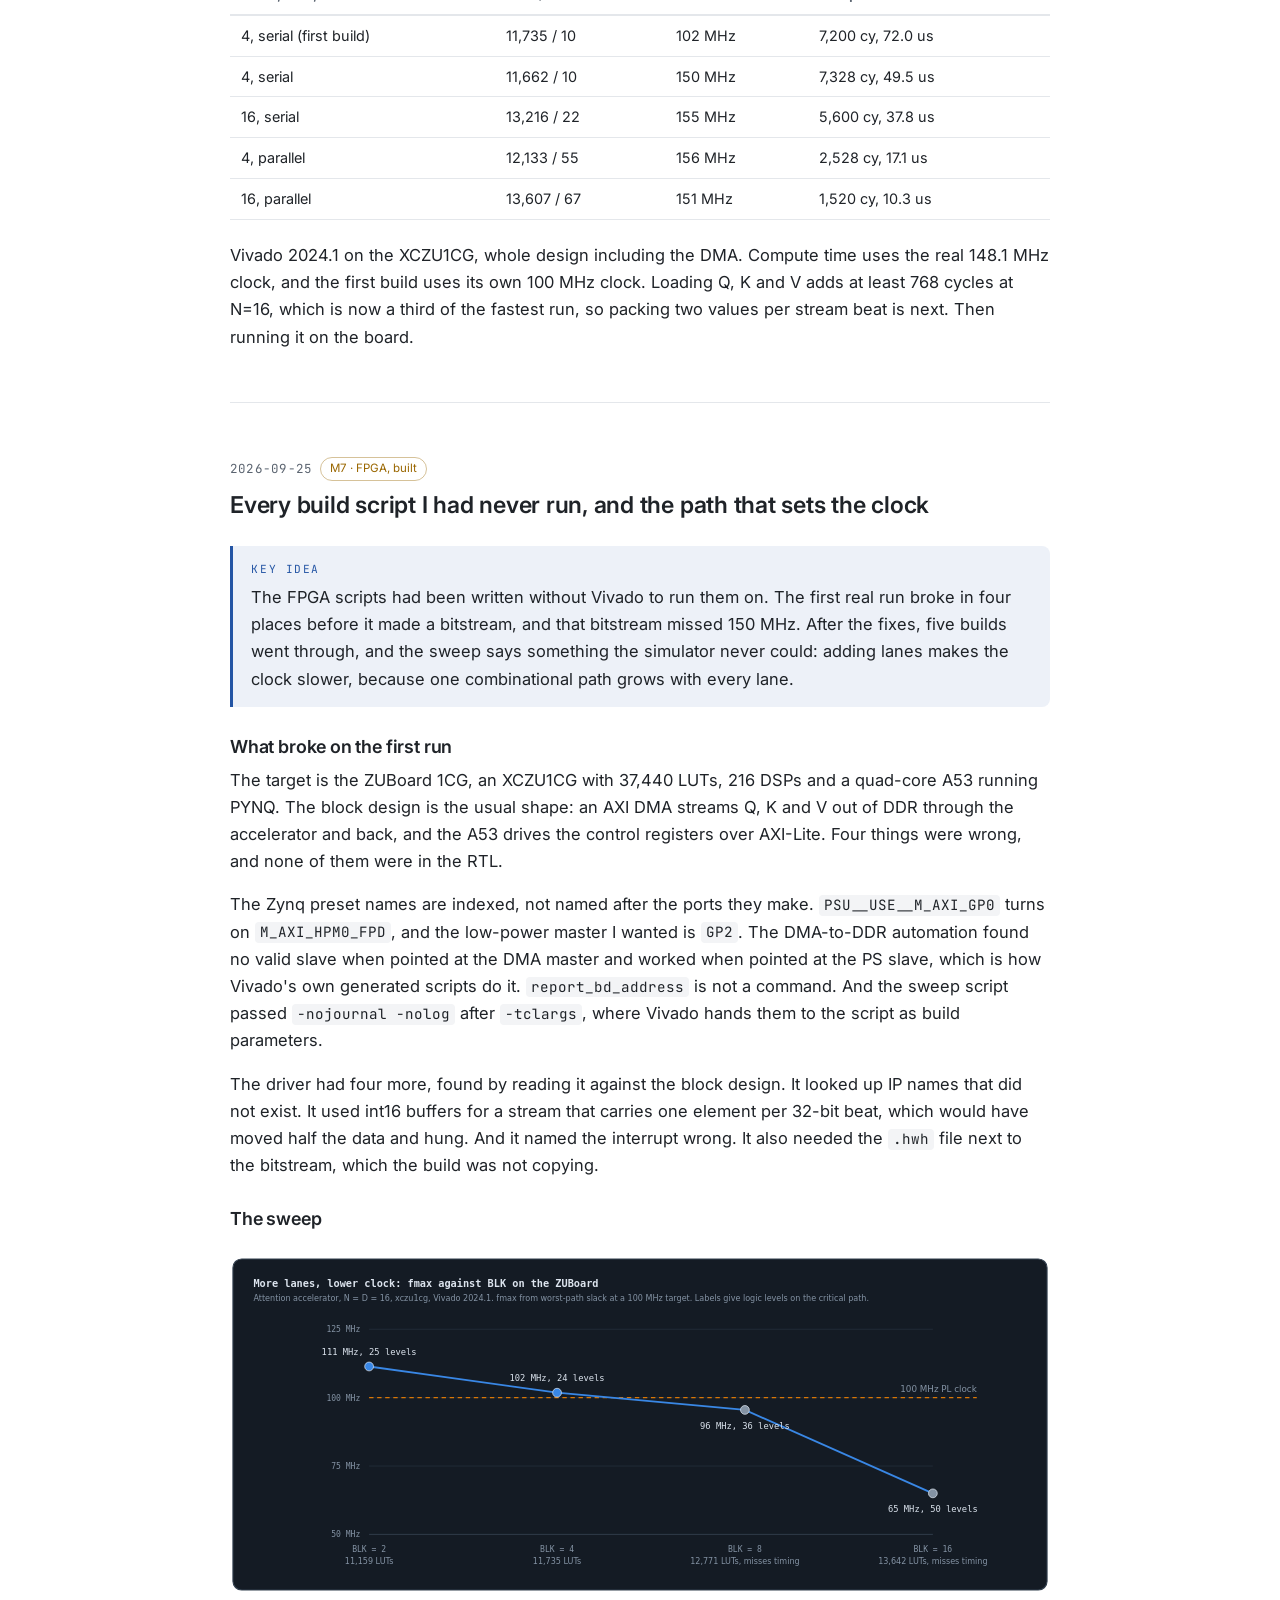
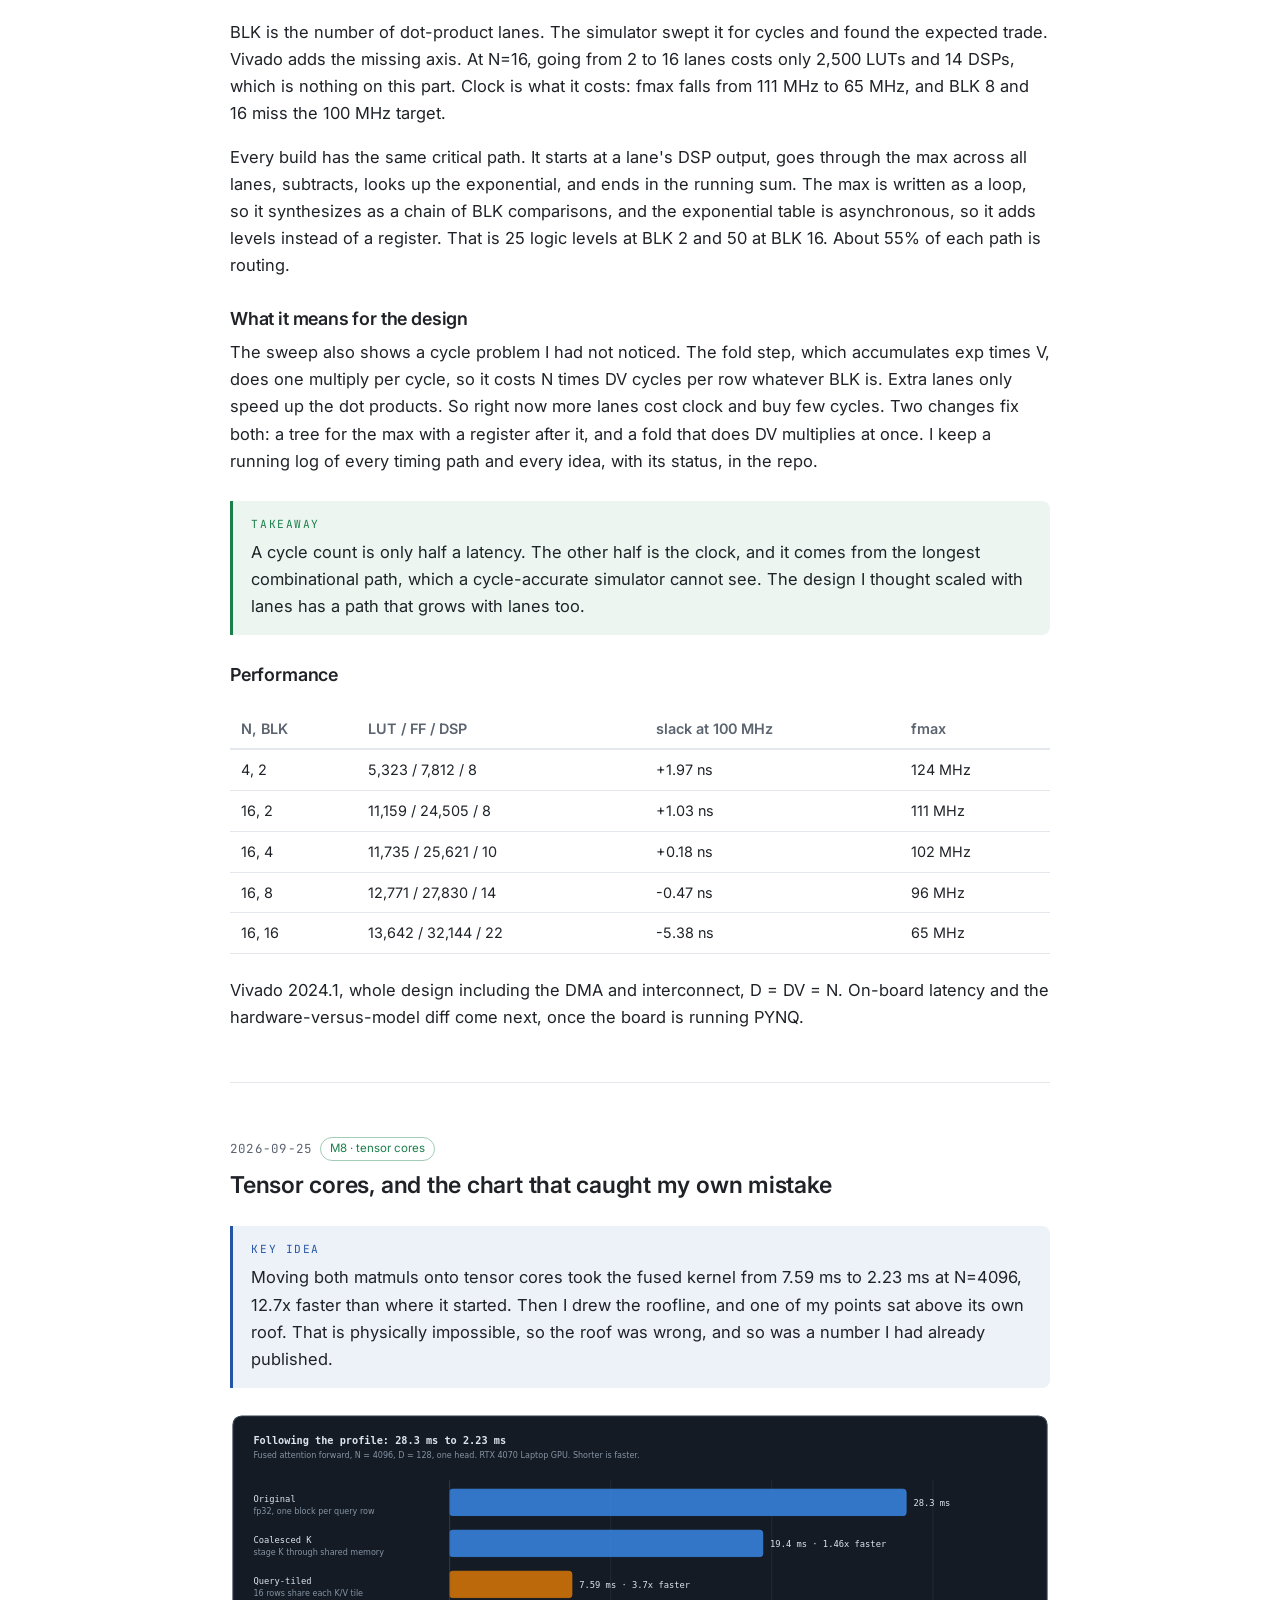
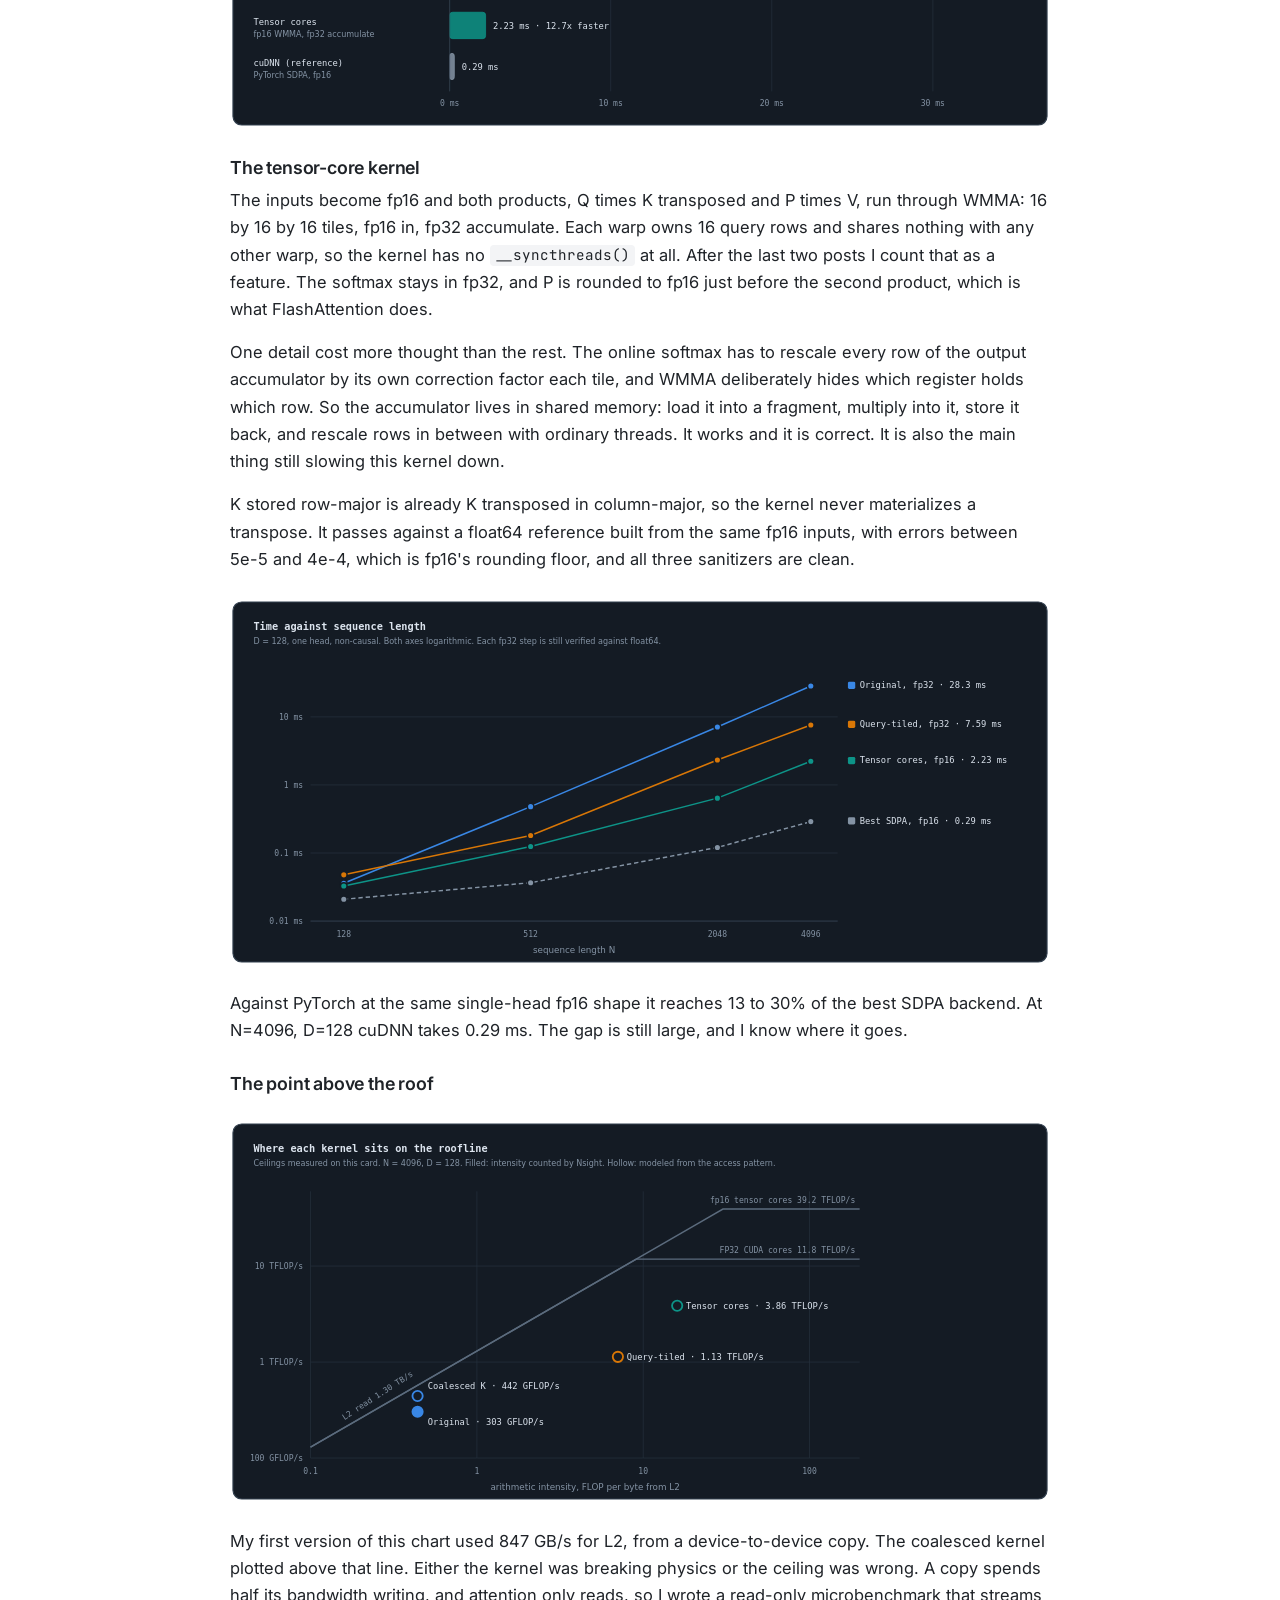
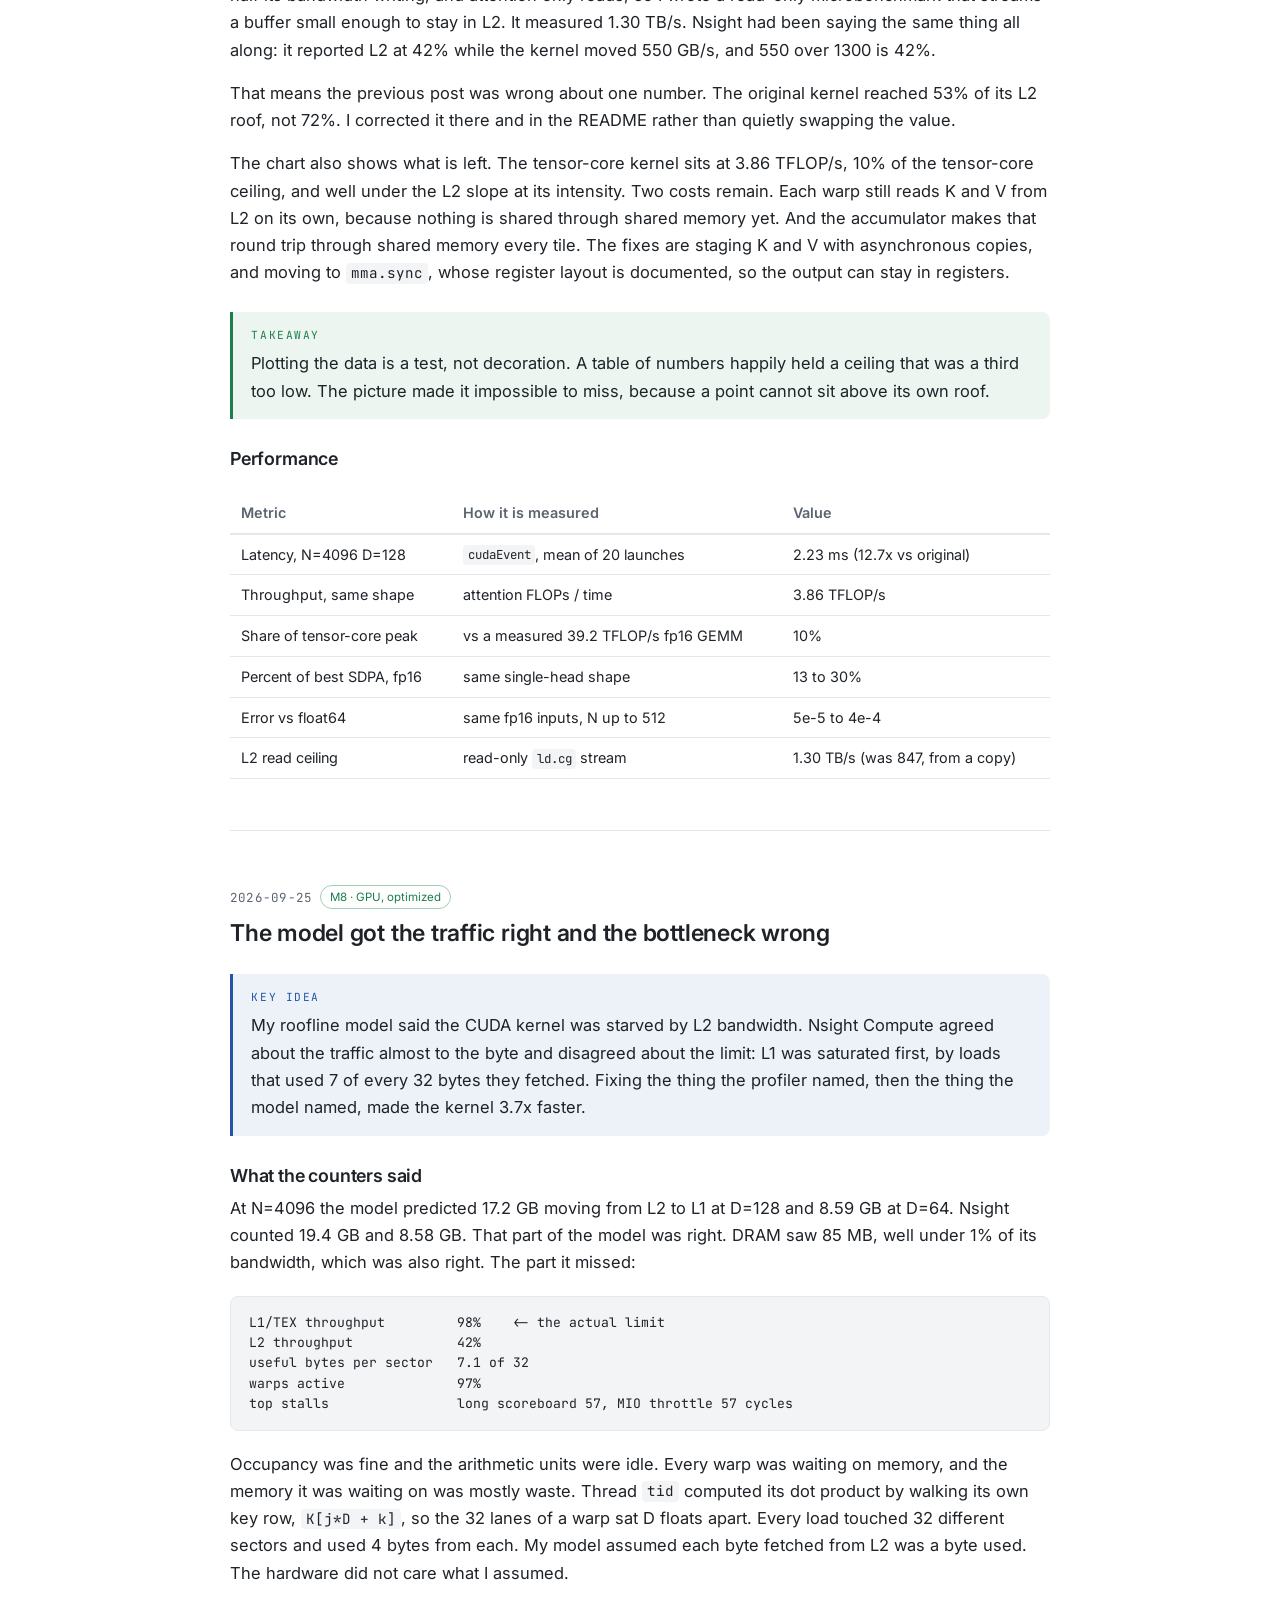
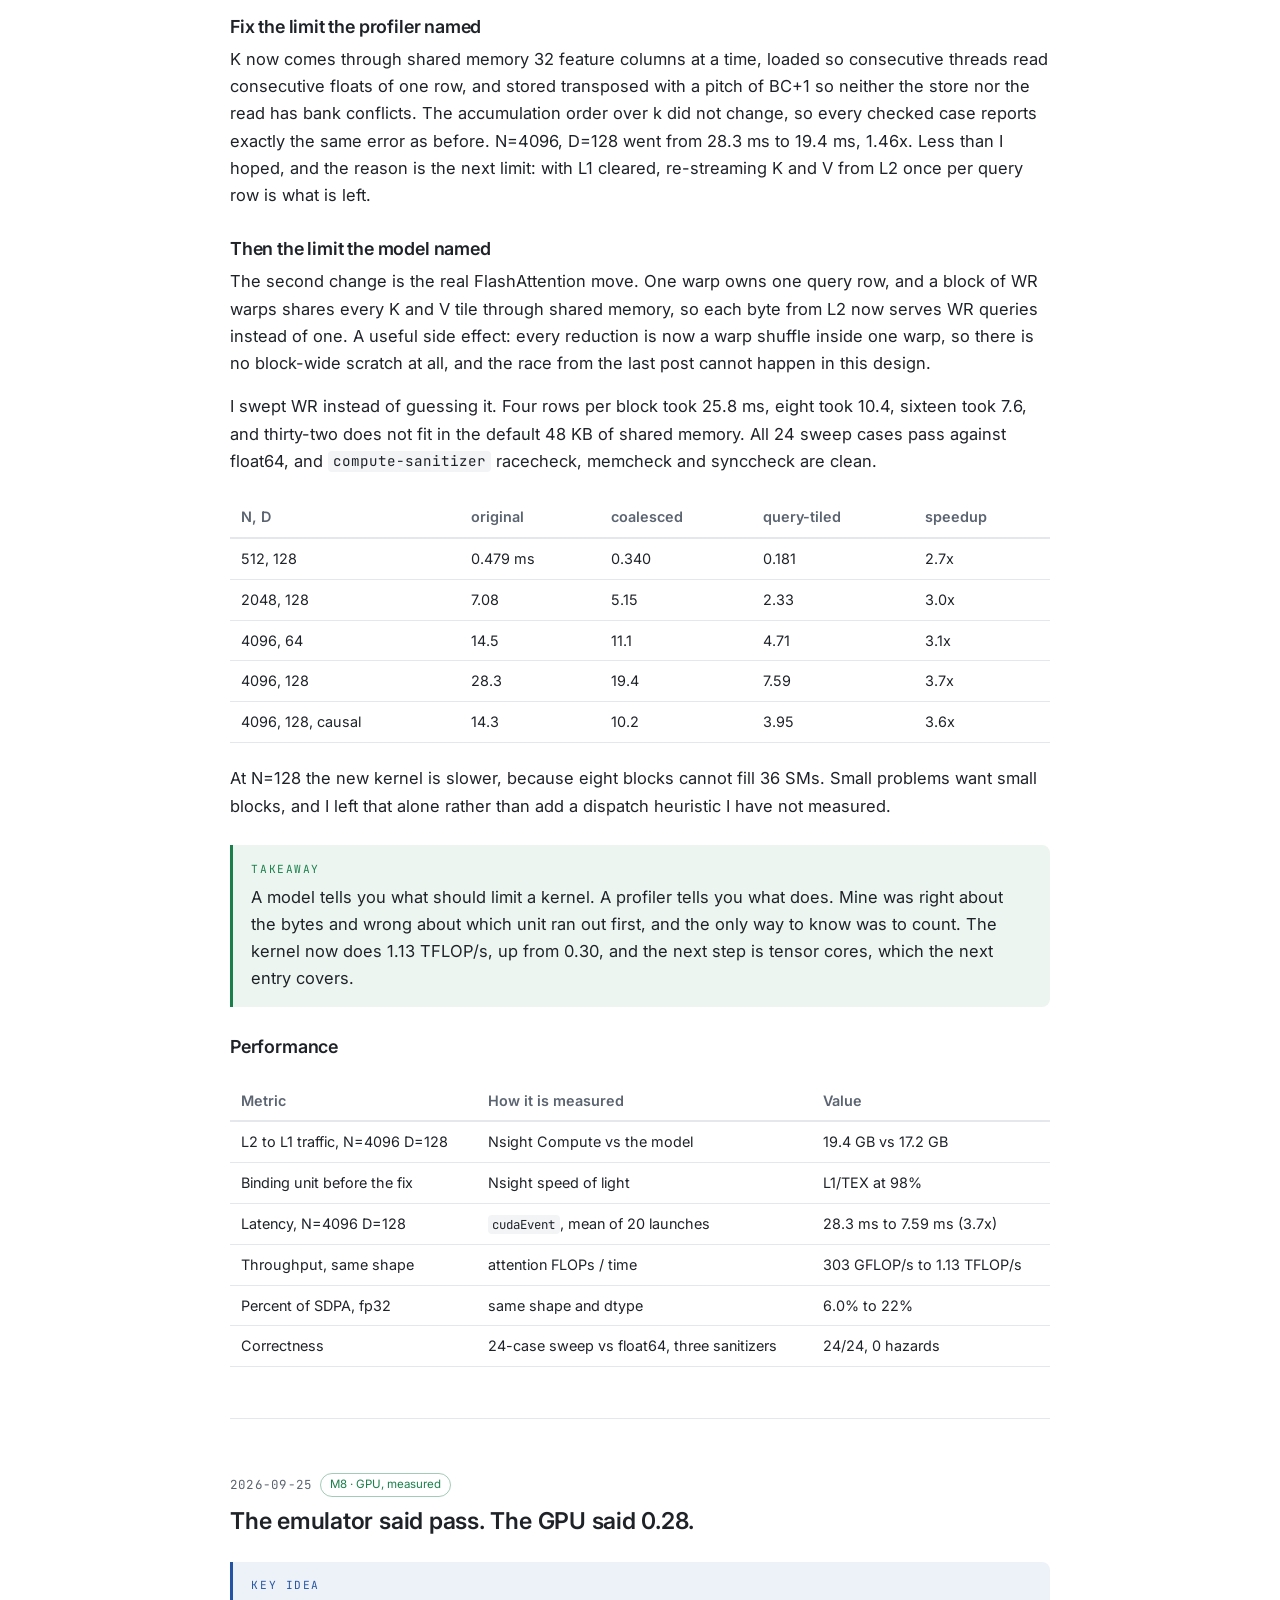
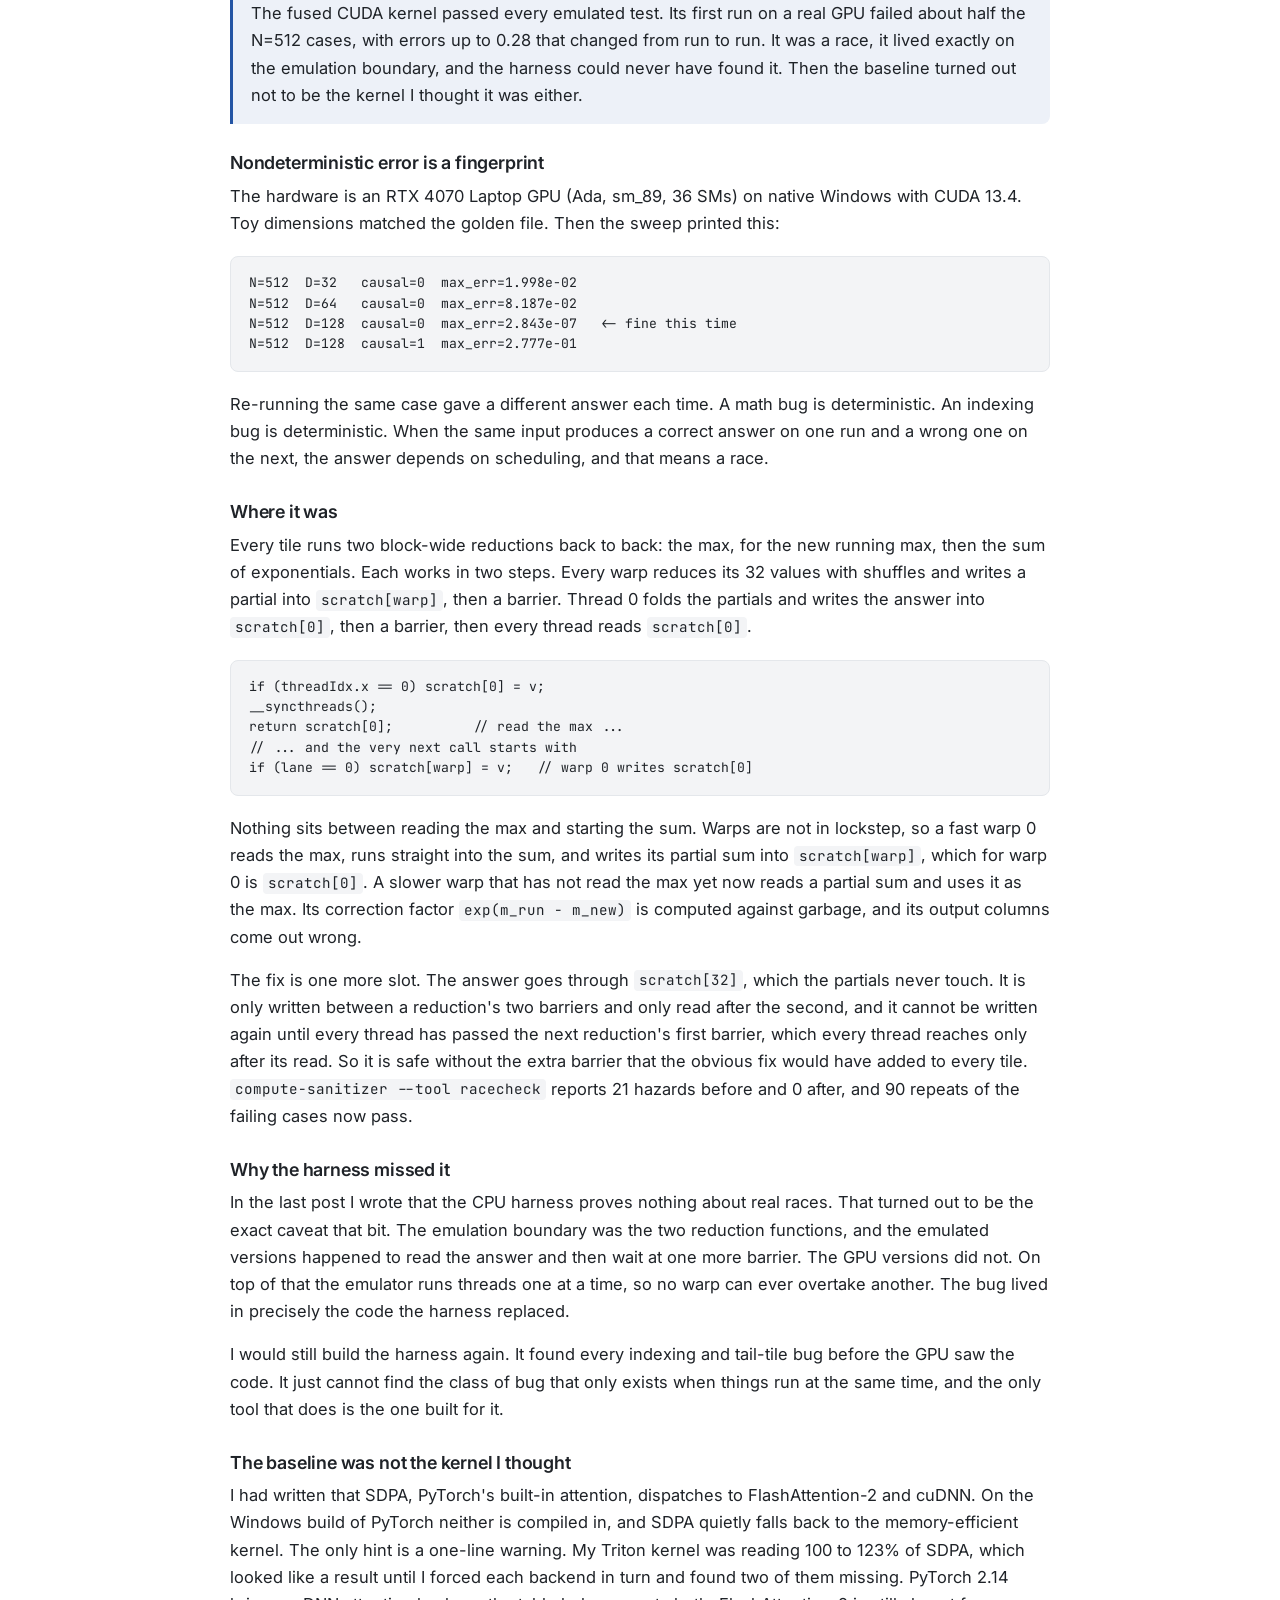
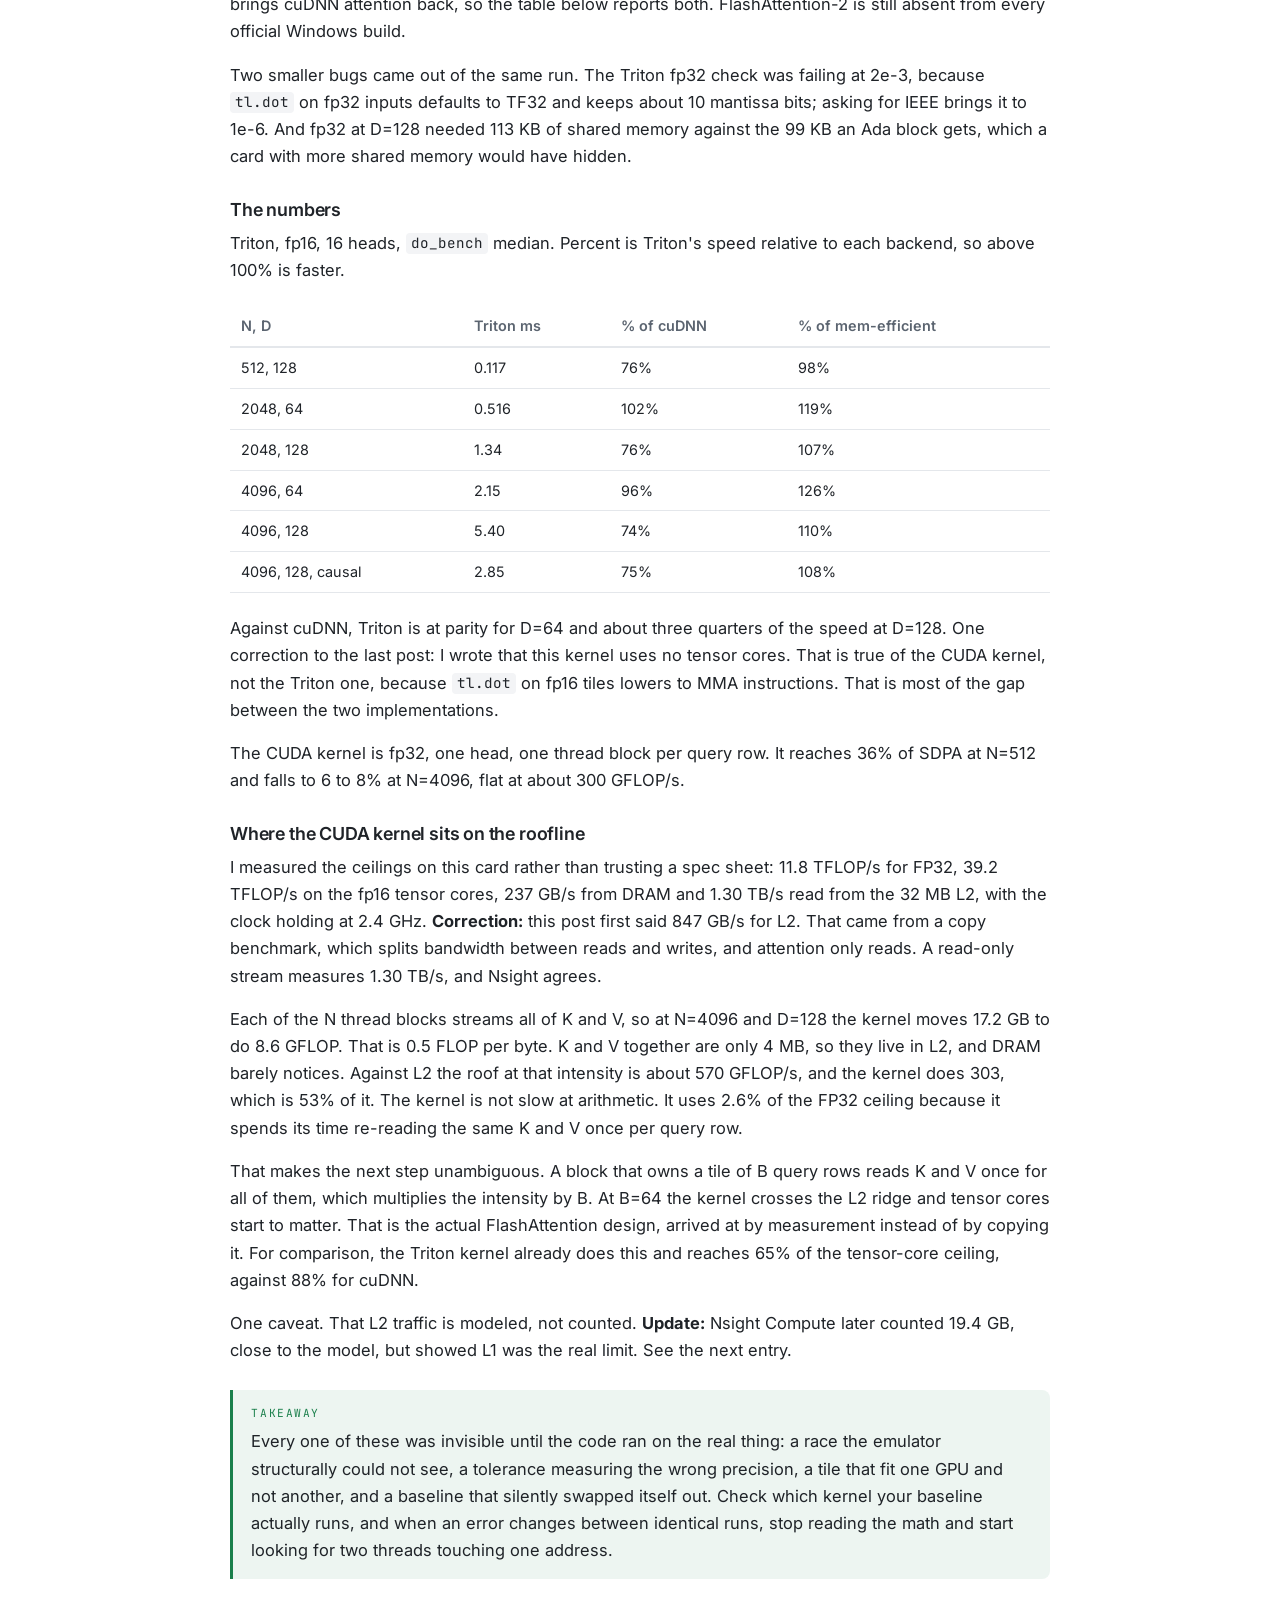
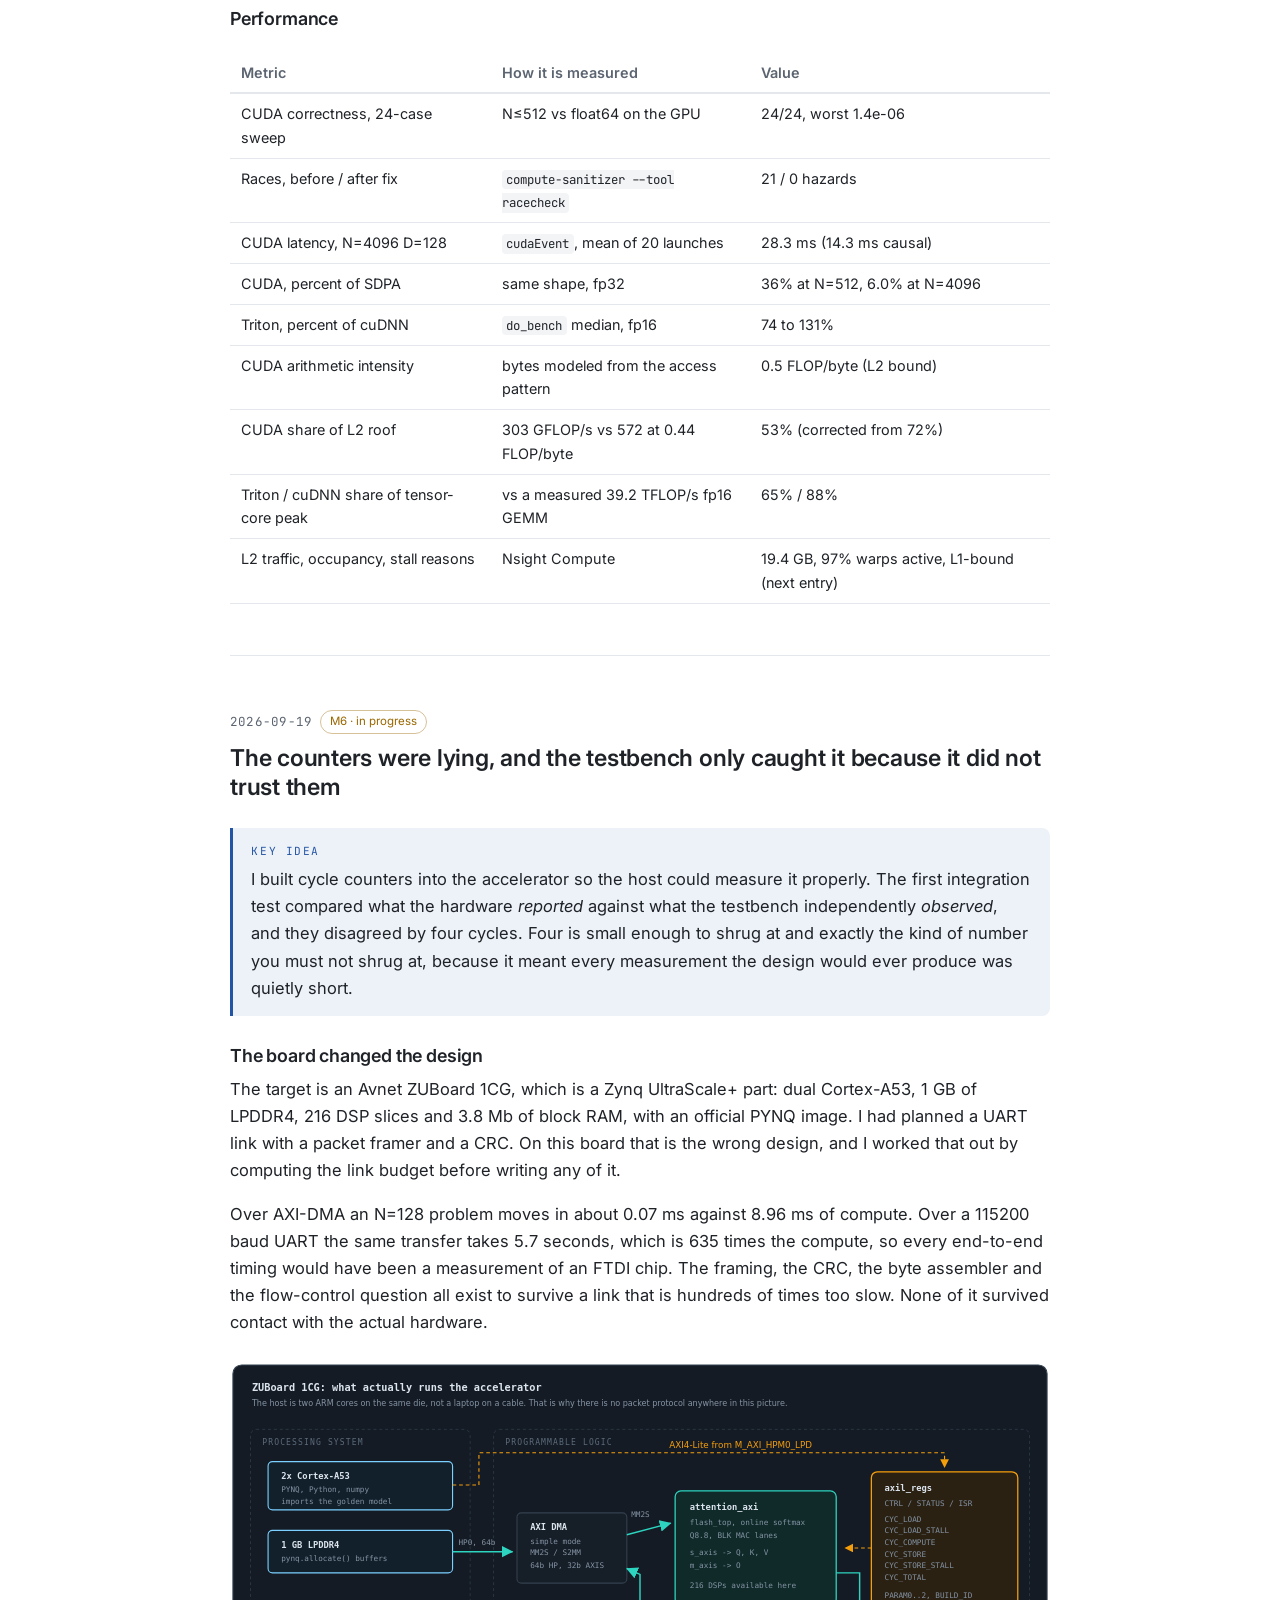
<file: Blog.html>
<!DOCTYPE html>
<html lang="en">
<head>
  <meta charset="utf-8" />
  <meta name="viewport" content="width=device-width, initial-scale=1" />
  <title>Dev Blog | Youssef Elhagrasy</title>
  <meta name="description" content="Youssef Elhagrasy: Engineering Physics at UBC. Hardware for efficient AI, reliability, and accelerator design." />
  <meta property="og:title" content="Dev Blog | Youssef Elhagrasy" />
  <meta property="og:image" content="images/headshot.jpg" />
  <link rel="icon" type="image/jpeg" href="images/ye-initials.jpg" />
  <script>try{var t=localStorage.getItem('theme');if(t)document.documentElement.setAttribute('data-theme',t);}catch(e){}</script>
  <link rel="preconnect" href="https://fonts.googleapis.com" />
  <link rel="preconnect" href="https://fonts.gstatic.com" crossorigin />
  <link href="https://fonts.googleapis.com/css2?family=Inter:wght@400;500;600&family=JetBrains+Mono:wght@400;500&display=swap" rel="stylesheet" />
  <link rel="stylesheet" href="assets/css/site.css" />
</head>
<body>
  <header class="site-header">
    <div class="container">
      <a class="brand" href="index.html">Youssef Elhagrasy</a>
      <button class="icon-btn menu-toggle" aria-label="Menu" aria-expanded="false"><svg viewBox="0 0 24 24" fill="none" stroke="currentColor" stroke-width="2" stroke-linecap="round" aria-hidden="true"><path d="M4 7h16M4 12h16M4 17h16"/></svg></button>
      <nav class="site-nav">
        <a href="index.html">about</a>
        <a href="index.html#publications">publications</a>
        <a href="projects.html">projects</a>
        <a href="Blog.html" class="active">blog</a>
        <a href="cv.html">cv</a>
        <button class="icon-btn theme-toggle" aria-label="Toggle dark mode"><svg class="moon" viewBox="0 0 24 24" fill="none" stroke="currentColor" stroke-width="2" stroke-linecap="round" stroke-linejoin="round" aria-hidden="true"><path d="M21 12.8A9 9 0 1 1 11.2 3a7 7 0 0 0 9.8 9.8z"/></svg><svg class="sun" viewBox="0 0 24 24" fill="none" stroke="currentColor" stroke-width="2" stroke-linecap="round" stroke-linejoin="round" aria-hidden="true"><circle cx="12" cy="12" r="4"/><path d="M12 2v2M12 20v2M4.9 4.9l1.4 1.4M17.7 17.7l1.4 1.4M2 12h2M20 12h2M4.9 19.1l1.4-1.4M17.7 6.3l1.4-1.4"/></svg></button>
      </nav>
    </div>
  </header>

  <main>
    <div class="container">

<section class="post">
								<header class="major">
									<h1>Dev Blog</h1>
									<p>Notes on building the <a href="Attention_Accelerator.html">Attention Accelerator</a>. Each entry leads with the core idea, reasons through the implementation and its cost (compute-bound vs memory-bound), and ends with a takeaway. Newest first.</p>
								</header>

								<!-- ============================================================= -->
								<!-- ADD NEW BLOG ENTRIES HERE (newest first).                     -->
								<!-- Entry shape: key-idea callout -> reasoning + escaped snippets  -->
								<!-- -> takeaway callout -> Performance table (metric/method/value).-->
								<!-- Keep hr.entry-sep between entries. No em dashes.               -->
								<!-- ============================================================= -->

								<!-- ENTRY: M7 timing closure -->
								<article>
									<span class="entry-date">2026-09-26</span><span class="tag wip">M7 &middot; FPGA, 150 MHz</span>
									<h2>Following the timing report to 150 MHz, then spending the DSPs</h2>
									<div class="callout idea"><span class="k">Key idea</span><p>Four changes, each aimed at whatever the timing report named, took every N=16 build from 65 to 111 MHz up to 150 MHz or more. Then the other half of the last post's lesson: lanes were not buying cycles because the fold was serial. Folding a whole output row per cycle cut compute from 7,328 cycles to 1,520. Every step stayed bit-exact against the same integer spec.</p></div>

									<div class="image fit"><img src="images/m7_closure.svg" alt="Line chart of fmax against BLK at N=D=16. Before pipelining: 111, 102, 96 and 65 MHz at BLK 2, 4, 8 and 16. After: 156, 150, 155 and 155 MHz, all at or above the 150 MHz target." /></div>

									<h3>One path at a time</h3>
									<p>The last post ended with one critical path: from a lane's dot-product DSP, through the max across lanes, into the exponential lookup and the running sum, 50 logic levels at 16 lanes. The max was a loop, so it synthesized as a chain. I made it a tree and registered the result, and gave the rebase lookup, <code>exp(m_old - m_new)</code>, a cycle of its own. That costs one cycle per block of keys and took 16 lanes from 65 to 129 MHz. It also made fmax flat across lane counts, which was the real problem.</p>
									<p>With that path gone, the report named the next one: the final scale of each output, a 37 by 25-bit multiply by the row's reciprocal that spans two cascaded DSPs, then rounding and saturation, all in one cycle. I split it into three stages. The results land two cycles late, but by then the next row is already scoring, so it costs nothing. That brought 2, 4 and 8 lanes past 150 MHz. At 16 lanes the max tree was back on top, now because it read the DSP outputs directly, so it reads the registered scores instead, one more cycle per block.</p>
									<h3>Where the registers went</h3>
									<div class="image fit"><img src="images/m7_pipeline.svg" alt="Where the pipeline registers were added. Scores: the first build went from the lane DSP through a chain of max compares, the exp ROM and the rebase multiply in one cycle. After: scores are registered in s_blk, the max tree result in m_new_r in a new MAXR state, and the exp lookup in corr_r in a new CORR state. Output scaling: so_acc and so_prod registers either side of the two-DSP multiply." /></div>
									<p>Three registers on the score path, all in <code>flash_top.sv</code>. The lane scores are captured in <code>s_blk</code>, and the max tree reads those instead of the DSP outputs. The tree's result is registered in <code>m_new_r</code>, in a new <code>MAXR</code> state. The rebase factor out of the exp ROM is registered in <code>corr_r</code>, in a new <code>CORR</code> state, so the rebase multiplies start from a register. Those two states are the two cycles per block. On the output path, <code>so_acc</code> and <code>so_prod</code> sit on either side of the two-DSP multiply, and rounding, saturation and the write get the third cycle.</p>

									<p>One failure had nothing to do with the design. The first build of the output pipeline reported exactly the same slack as the build before it. Packaging had failed, and Vivado had quietly reused the old IP. Separately, builds were failing on Windows' 260-character path limit, because the checkout is deep and Vivado nests deeper. The scripts now take a short work directory. If two builds report identical numbers after a change, suspect the build before the change.</p>

									<h3>Making lanes pay</h3>
									<p>The fold step accumulates exp times V into the output row. It used one multiplier across all DV columns, so each key cost DV cycles no matter how many lanes computed its score. A new <code>FOLD_PAR</code> option gives it DV multipliers, one key per cycle, and does the same for the rebase. The products and the order of the sums are unchanged, so the output is the same bits, and the cycle model in the repo predicts the new counts to within 2%. It costs 45 more DSPs, which this part has plenty of.</p>

									<h3>How the DSPs were spent</h3>
									<div class="image fit"><img src="images/m7_dsp.svg" alt="Stacked bars of DSP slices per build at N=16. BLK 4 serial: 10. BLK 16 serial: 22. BLK 4 FOLD_PAR: 55, of which 32 are acc times corr rebase multiplies and 16 are fold multiplies. BLK 16 FOLD_PAR: 67." /></div>
									<p>A DSP48E2 multiplies 27 by 18 bits. At N=16 the output accumulator is 37 bits wide, so each <code>acc * corr</code> rebase needs two DSPs in a cascade. The fold's <code>exp * V</code> (17 by 17) and the <code>l_run * corr</code> rebase fit in one each, the output scale (37 by 26) takes two, and each dot-product lane is one. That makes a serial build BLK + 6. <code>FOLD_PAR</code> copies the rebase and the fold across all 16 output columns, 16 &times; 3 in place of 3, which is the 45. Two thirds of them, 30, pay for the 37-bit rebase, not the fold, so the accumulator width is the lever if DSPs ever get tight. The largest build uses 67 of the 216 on the part.</p>

									<div class="callout take"><span class="k">Takeaway</span><p>Read the timing report one path at a time. Each fix moves the limit somewhere else, and the next report tells you where. It took four rounds, and cost two cycles per block of keys, to get 2.4x the clock at 16 lanes. The larger win was on the cycle side, and the cycle model had pointed at it all along.</p></div>

									<h3>Performance</h3>
									<div class="table-wrapper">
										<table class="perf-table">
											<thead><tr><th>N=16, BLK, fold</th><th>LUT / DSP</th><th>fmax</th><th>compute</th></tr></thead>
											<tbody>
												<tr><td>4, serial (first build)</td><td>11,735 / 10</td><td>102 MHz</td><td>7,200 cy, 72.0 us</td></tr>
												<tr><td>4, serial</td><td>11,662 / 10</td><td>150 MHz</td><td>7,328 cy, 49.5 us</td></tr>
												<tr><td>16, serial</td><td>13,216 / 22</td><td>155 MHz</td><td>5,600 cy, 37.8 us</td></tr>
												<tr><td>4, parallel</td><td>12,133 / 55</td><td>156 MHz</td><td>2,528 cy, 17.1 us</td></tr>
												<tr><td>16, parallel</td><td>13,607 / 67</td><td>151 MHz</td><td>1,520 cy, 10.3 us</td></tr>
											</tbody>
										</table>
									</div>
									<p>Vivado 2024.1 on the XCZU1CG, whole design including the DMA. Compute time uses the real 148.1 MHz clock, and the first build uses its own 100 MHz clock. Loading Q, K and V adds at least 768 cycles at N=16, which is now a third of the fastest run, so packing two values per stream beat is next. Then running it on the board.</p>
								</article>

								<hr class="entry-sep" />

								<!-- ENTRY: M7 FPGA build -->
								<article>
									<span class="entry-date">2026-09-25</span><span class="tag wip">M7 &middot; FPGA, built</span>
									<h2>Every build script I had never run, and the path that sets the clock</h2>
									<div class="callout idea"><span class="k">Key idea</span><p>The FPGA scripts had been written without Vivado to run them on. The first real run broke in four places before it made a bitstream, and that bitstream missed 150 MHz. After the fixes, five builds went through, and the sweep says something the simulator never could: adding lanes makes the clock slower, because one combinational path grows with every lane.</p></div>

									<h3>What broke on the first run</h3>
									<p>The target is the ZUBoard 1CG, an XCZU1CG with 37,440 LUTs, 216 DSPs and a quad-core A53 running PYNQ. The block design is the usual shape: an AXI DMA streams Q, K and V out of DDR through the accelerator and back, and the A53 drives the control registers over AXI-Lite. Four things were wrong, and none of them were in the RTL.</p>
									<p>The Zynq preset names are indexed, not named after the ports they make. <code>PSU__USE__M_AXI_GP0</code> turns on <code>M_AXI_HPM0_FPD</code>, and the low-power master I wanted is <code>GP2</code>. The DMA-to-DDR automation found no valid slave when pointed at the DMA master and worked when pointed at the PS slave, which is how Vivado's own generated scripts do it. <code>report_bd_address</code> is not a command. And the sweep script passed <code>-nojournal -nolog</code> after <code>-tclargs</code>, where Vivado hands them to the script as build parameters.</p>
									<p>The driver had four more, found by reading it against the block design. It looked up IP names that did not exist. It used int16 buffers for a stream that carries one element per 32-bit beat, which would have moved half the data and hung. And it named the interrupt wrong. It also needed the <code>.hwh</code> file next to the bitstream, which the build was not copying.</p>

									<h3>The sweep</h3>
									<div class="image fit"><img src="images/m7_fmax.svg" alt="Line chart of fmax against BLK for N=D=16 on the ZUBoard: 111 MHz at BLK 2, 102 at BLK 4, 96 at BLK 8 and 65 at BLK 16, against a 100 MHz target. Critical-path logic levels grow from 25 to 50." /></div>
									<p>BLK is the number of dot-product lanes. The simulator swept it for cycles and found the expected trade. Vivado adds the missing axis. At N=16, going from 2 to 16 lanes costs only 2,500 LUTs and 14 DSPs, which is nothing on this part. Clock is what it costs: fmax falls from 111 MHz to 65 MHz, and BLK 8 and 16 miss the 100 MHz target.</p>
									<p>Every build has the same critical path. It starts at a lane's DSP output, goes through the max across all lanes, subtracts, looks up the exponential, and ends in the running sum. The max is written as a loop, so it synthesizes as a chain of BLK comparisons, and the exponential table is asynchronous, so it adds levels instead of a register. That is 25 logic levels at BLK 2 and 50 at BLK 16. About 55% of each path is routing.</p>

									<h3>What it means for the design</h3>
									<p>The sweep also shows a cycle problem I had not noticed. The fold step, which accumulates exp times V, does one multiply per cycle, so it costs N times DV cycles per row whatever BLK is. Extra lanes only speed up the dot products. So right now more lanes cost clock and buy few cycles. Two changes fix both: a tree for the max with a register after it, and a fold that does DV multiplies at once. I keep a running log of every timing path and every idea, with its status, in the repo.</p>

									<div class="callout take"><span class="k">Takeaway</span><p>A cycle count is only half a latency. The other half is the clock, and it comes from the longest combinational path, which a cycle-accurate simulator cannot see. The design I thought scaled with lanes has a path that grows with lanes too.</p></div>

									<h3>Performance</h3>
									<div class="table-wrapper">
										<table class="perf-table">
											<thead><tr><th>N, BLK</th><th>LUT / FF / DSP</th><th>slack at 100 MHz</th><th>fmax</th></tr></thead>
											<tbody>
												<tr><td>4, 2</td><td>5,323 / 7,812 / 8</td><td>+1.97 ns</td><td>124 MHz</td></tr>
												<tr><td>16, 2</td><td>11,159 / 24,505 / 8</td><td>+1.03 ns</td><td>111 MHz</td></tr>
												<tr><td>16, 4</td><td>11,735 / 25,621 / 10</td><td>+0.18 ns</td><td>102 MHz</td></tr>
												<tr><td>16, 8</td><td>12,771 / 27,830 / 14</td><td>-0.47 ns</td><td>96 MHz</td></tr>
												<tr><td>16, 16</td><td>13,642 / 32,144 / 22</td><td>-5.38 ns</td><td>65 MHz</td></tr>
											</tbody>
										</table>
									</div>
									<p>Vivado 2024.1, whole design including the DMA and interconnect, D = DV = N. On-board latency and the hardware-versus-model diff come next, once the board is running PYNQ.</p>
								</article>

								<hr class="entry-sep" />

								<!-- ENTRY: M8 tensor cores -->
								<article>
									<span class="entry-date">2026-09-25</span><span class="tag done">M8 &middot; tensor cores</span>
									<h2>Tensor cores, and the chart that caught my own mistake</h2>
									<div class="callout idea"><span class="k">Key idea</span><p>Moving both matmuls onto tensor cores took the fused kernel from 7.59 ms to 2.23 ms at N=4096, 12.7x faster than where it started. Then I drew the roofline, and one of my points sat above its own roof. That is physically impossible, so the roof was wrong, and so was a number I had already published.</p></div>

									<div class="image fit"><img src="images/m8_journey.svg" alt="Horizontal bar chart of kernel time at N=4096, D=128: original 28.3 ms, coalesced K 19.4 ms, query-tiled 7.59 ms, tensor cores 2.23 ms, and cuDNN for reference at 0.29 ms." /></div>

									<h3>The tensor-core kernel</h3>
									<p>The inputs become fp16 and both products, Q times K transposed and P times V, run through WMMA: 16 by 16 by 16 tiles, fp16 in, fp32 accumulate. Each warp owns 16 query rows and shares nothing with any other warp, so the kernel has no <code>__syncthreads()</code> at all. After the last two posts I count that as a feature. The softmax stays in fp32, and P is rounded to fp16 just before the second product, which is what FlashAttention does.</p>
									<p>One detail cost more thought than the rest. The online softmax has to rescale every row of the output accumulator by its own correction factor each tile, and WMMA deliberately hides which register holds which row. So the accumulator lives in shared memory: load it into a fragment, multiply into it, store it back, and rescale rows in between with ordinary threads. It works and it is correct. It is also the main thing still slowing this kernel down.</p>
									<p>K stored row-major is already K transposed in column-major, so the kernel never materializes a transpose. It passes against a float64 reference built from the same fp16 inputs, with errors between 5e-5 and 4e-4, which is fp16's rounding floor, and all three sanitizers are clean.</p>

									<div class="image fit"><img src="images/m8_scaling.svg" alt="Log-log line chart of time against sequence length at D=128. The original fp32 kernel rises to 28.3 ms at N=4096, the query-tiled kernel to 7.59 ms, the tensor-core kernel to 2.23 ms, and PyTorch SDPA to 0.29 ms." /></div>
									<p>Against PyTorch at the same single-head fp16 shape it reaches 13 to 30% of the best SDPA backend. At N=4096, D=128 cuDNN takes 0.29 ms. The gap is still large, and I know where it goes.</p>

									<h3>The point above the roof</h3>
									<div class="image fit"><img src="images/m8_roofline.svg" alt="Log-log roofline with an L2 read bandwidth slope of 1.30 TB/s and flat ceilings at 11.8 TFLOP/s for FP32 and 39.2 TFLOP/s for fp16 tensor cores. The original kernel sits at 0.44 FLOP per byte and 303 GFLOP/s, the coalesced kernel just above it, the query-tiled kernel at 1.13 TFLOP/s and the tensor-core kernel at 3.86 TFLOP/s." /></div>
									<p>My first version of this chart used 847 GB/s for L2, from a device-to-device copy. The coalesced kernel plotted above that line. Either the kernel was breaking physics or the ceiling was wrong. A copy spends half its bandwidth writing, and attention only reads, so I wrote a read-only microbenchmark that streams a buffer small enough to stay in L2. It measured 1.30 TB/s. Nsight had been saying the same thing all along: it reported L2 at 42% while the kernel moved 550 GB/s, and 550 over 1300 is 42%.</p>
									<p>That means the previous post was wrong about one number. The original kernel reached 53% of its L2 roof, not 72%. I corrected it there and in the README rather than quietly swapping the value.</p>
									<p>The chart also shows what is left. The tensor-core kernel sits at 3.86 TFLOP/s, 10% of the tensor-core ceiling, and well under the L2 slope at its intensity. Two costs remain. Each warp still reads K and V from L2 on its own, because nothing is shared through shared memory yet. And the accumulator makes that round trip through shared memory every tile. The fixes are staging K and V with asynchronous copies, and moving to <code>mma.sync</code>, whose register layout is documented, so the output can stay in registers.</p>

									<div class="callout take"><span class="k">Takeaway</span><p>Plotting the data is a test, not decoration. A table of numbers happily held a ceiling that was a third too low. The picture made it impossible to miss, because a point cannot sit above its own roof.</p></div>

									<h3>Performance</h3>
									<div class="table-wrapper">
										<table class="perf-table">
											<thead><tr><th>Metric</th><th>How it is measured</th><th>Value</th></tr></thead>
											<tbody>
												<tr><td>Latency, N=4096 D=128</td><td><code>cudaEvent</code>, mean of 20 launches</td><td>2.23 ms (12.7x vs original)</td></tr>
												<tr><td>Throughput, same shape</td><td>attention FLOPs / time</td><td>3.86 TFLOP/s</td></tr>
												<tr><td>Share of tensor-core peak</td><td>vs a measured 39.2 TFLOP/s fp16 GEMM</td><td>10%</td></tr>
												<tr><td>Percent of best SDPA, fp16</td><td>same single-head shape</td><td>13 to 30%</td></tr>
												<tr><td>Error vs float64</td><td>same fp16 inputs, N up to 512</td><td>5e-5 to 4e-4</td></tr>
												<tr><td>L2 read ceiling</td><td>read-only <code>ld.cg</code> stream</td><td>1.30 TB/s (was 847, from a copy)</td></tr>
											</tbody>
										</table>
									</div>
								</article>

								<hr class="entry-sep" />

								<!-- ENTRY: M8 following the profile -->
								<article>
									<span class="entry-date">2026-09-25</span><span class="tag done">M8 &middot; GPU, optimized</span>
									<h2>The model got the traffic right and the bottleneck wrong</h2>
									<div class="callout idea"><span class="k">Key idea</span><p>My roofline model said the CUDA kernel was starved by L2 bandwidth. Nsight Compute agreed about the traffic almost to the byte and disagreed about the limit: L1 was saturated first, by loads that used 7 of every 32 bytes they fetched. Fixing the thing the profiler named, then the thing the model named, made the kernel 3.7x faster.</p></div>

									<h3>What the counters said</h3>
									<p>At N=4096 the model predicted 17.2 GB moving from L2 to L1 at D=128 and 8.59 GB at D=64. Nsight counted 19.4 GB and 8.58 GB. That part of the model was right. DRAM saw 85 MB, well under 1% of its bandwidth, which was also right. The part it missed:</p>
									<pre class="mono-block"><code>L1/TEX throughput         98%    &lt;- the actual limit
L2 throughput             42%
useful bytes per sector   7.1 of 32
warps active              97%
top stalls                long scoreboard 57, MIO throttle 57 cycles</code></pre>
									<p>Occupancy was fine and the arithmetic units were idle. Every warp was waiting on memory, and the memory it was waiting on was mostly waste. Thread <code>tid</code> computed its dot product by walking its own key row, <code>K[j*D + k]</code>, so the 32 lanes of a warp sat D floats apart. Every load touched 32 different sectors and used 4 bytes from each. My model assumed each byte fetched from L2 was a byte used. The hardware did not care what I assumed.</p>

									<h3>Fix the limit the profiler named</h3>
									<p>K now comes through shared memory 32 feature columns at a time, loaded so consecutive threads read consecutive floats of one row, and stored transposed with a pitch of BC+1 so neither the store nor the read has bank conflicts. The accumulation order over k did not change, so every checked case reports exactly the same error as before. N=4096, D=128 went from 28.3 ms to 19.4 ms, 1.46x. Less than I hoped, and the reason is the next limit: with L1 cleared, re-streaming K and V from L2 once per query row is what is left.</p>

									<h3>Then the limit the model named</h3>
									<p>The second change is the real FlashAttention move. One warp owns one query row, and a block of WR warps shares every K and V tile through shared memory, so each byte from L2 now serves WR queries instead of one. A useful side effect: every reduction is now a warp shuffle inside one warp, so there is no block-wide scratch at all, and the race from the last post cannot happen in this design.</p>
									<p>I swept WR instead of guessing it. Four rows per block took 25.8 ms, eight took 10.4, sixteen took 7.6, and thirty-two does not fit in the default 48 KB of shared memory. All 24 sweep cases pass against float64, and <code>compute-sanitizer</code> racecheck, memcheck and synccheck are clean.</p>
									<div class="table-wrapper">
										<table class="perf-table">
											<thead><tr><th>N, D</th><th>original</th><th>coalesced</th><th>query-tiled</th><th>speedup</th></tr></thead>
											<tbody>
												<tr><td>512, 128</td><td>0.479 ms</td><td>0.340</td><td>0.181</td><td>2.7x</td></tr>
												<tr><td>2048, 128</td><td>7.08</td><td>5.15</td><td>2.33</td><td>3.0x</td></tr>
												<tr><td>4096, 64</td><td>14.5</td><td>11.1</td><td>4.71</td><td>3.1x</td></tr>
												<tr><td>4096, 128</td><td>28.3</td><td>19.4</td><td>7.59</td><td>3.7x</td></tr>
												<tr><td>4096, 128, causal</td><td>14.3</td><td>10.2</td><td>3.95</td><td>3.6x</td></tr>
											</tbody>
										</table>
									</div>
									<p>At N=128 the new kernel is slower, because eight blocks cannot fill 36 SMs. Small problems want small blocks, and I left that alone rather than add a dispatch heuristic I have not measured.</p>

									<div class="callout take"><span class="k">Takeaway</span><p>A model tells you what should limit a kernel. A profiler tells you what does. Mine was right about the bytes and wrong about which unit ran out first, and the only way to know was to count. The kernel now does 1.13 TFLOP/s, up from 0.30, and the next step is tensor cores, which the next entry covers.</p></div>

									<h3>Performance</h3>
									<div class="table-wrapper">
										<table class="perf-table">
											<thead><tr><th>Metric</th><th>How it is measured</th><th>Value</th></tr></thead>
											<tbody>
												<tr><td>L2 to L1 traffic, N=4096 D=128</td><td>Nsight Compute vs the model</td><td>19.4 GB vs 17.2 GB</td></tr>
												<tr><td>Binding unit before the fix</td><td>Nsight speed of light</td><td>L1/TEX at 98%</td></tr>
												<tr><td>Latency, N=4096 D=128</td><td><code>cudaEvent</code>, mean of 20 launches</td><td>28.3 ms to 7.59 ms (3.7x)</td></tr>
												<tr><td>Throughput, same shape</td><td>attention FLOPs / time</td><td>303 GFLOP/s to 1.13 TFLOP/s</td></tr>
												<tr><td>Percent of SDPA, fp32</td><td>same shape and dtype</td><td>6.0% to 22%</td></tr>
												<tr><td>Correctness</td><td>24-case sweep vs float64, three sanitizers</td><td>24/24, 0 hazards</td></tr>
											</tbody>
										</table>
									</div>
								</article>

								<hr class="entry-sep" />

								<!-- ENTRY: M8 on a real GPU -->
								<article>
									<span class="entry-date">2026-09-25</span><span class="tag done">M8 &middot; GPU, measured</span>
									<h2>The emulator said pass. The GPU said 0.28.</h2>
									<div class="callout idea"><span class="k">Key idea</span><p>The fused CUDA kernel passed every emulated test. Its first run on a real GPU failed about half the N=512 cases, with errors up to 0.28 that changed from run to run. It was a race, it lived exactly on the emulation boundary, and the harness could never have found it. Then the baseline turned out not to be the kernel I thought it was either.</p></div>

									<h3>Nondeterministic error is a fingerprint</h3>
									<p>The hardware is an RTX 4070 Laptop GPU (Ada, sm_89, 36 SMs) on native Windows with CUDA 13.4. Toy dimensions matched the golden file. Then the sweep printed this:</p>
									<pre class="mono-block"><code>N=512  D=32   causal=0  max_err=1.998e-02
N=512  D=64   causal=0  max_err=8.187e-02
N=512  D=128  causal=0  max_err=2.843e-07   &lt;- fine this time
N=512  D=128  causal=1  max_err=2.777e-01</code></pre>
									<p>Re-running the same case gave a different answer each time. A math bug is deterministic. An indexing bug is deterministic. When the same input produces a correct answer on one run and a wrong one on the next, the answer depends on scheduling, and that means a race.</p>

									<h3>Where it was</h3>
									<p>Every tile runs two block-wide reductions back to back: the max, for the new running max, then the sum of exponentials. Each works in two steps. Every warp reduces its 32 values with shuffles and writes a partial into <code>scratch[warp]</code>, then a barrier. Thread 0 folds the partials and writes the answer into <code>scratch[0]</code>, then a barrier, then every thread reads <code>scratch[0]</code>.</p>
									<pre class="mono-block"><code>if (threadIdx.x == 0) scratch[0] = v;
__syncthreads();
return scratch[0];          // read the max ...
// ... and the very next call starts with
if (lane == 0) scratch[warp] = v;   // warp 0 writes scratch[0]</code></pre>
									<p>Nothing sits between reading the max and starting the sum. Warps are not in lockstep, so a fast warp 0 reads the max, runs straight into the sum, and writes its partial sum into <code>scratch[warp]</code>, which for warp 0 is <code>scratch[0]</code>. A slower warp that has not read the max yet now reads a partial sum and uses it as the max. Its correction factor <code>exp(m_run - m_new)</code> is computed against garbage, and its output columns come out wrong.</p>
									<p>The fix is one more slot. The answer goes through <code>scratch[32]</code>, which the partials never touch. It is only written between a reduction's two barriers and only read after the second, and it cannot be written again until every thread has passed the next reduction's first barrier, which every thread reaches only after its read. So it is safe without the extra barrier that the obvious fix would have added to every tile. <code>compute-sanitizer --tool racecheck</code> reports 21 hazards before and 0 after, and 90 repeats of the failing cases now pass.</p>

									<h3>Why the harness missed it</h3>
									<p>In the last post I wrote that the CPU harness proves nothing about real races. That turned out to be the exact caveat that bit. The emulation boundary was the two reduction functions, and the emulated versions happened to read the answer and then wait at one more barrier. The GPU versions did not. On top of that the emulator runs threads one at a time, so no warp can ever overtake another. The bug lived in precisely the code the harness replaced.</p>
									<p>I would still build the harness again. It found every indexing and tail-tile bug before the GPU saw the code. It just cannot find the class of bug that only exists when things run at the same time, and the only tool that does is the one built for it.</p>

									<h3>The baseline was not the kernel I thought</h3>
									<p>I had written that SDPA, PyTorch's built-in attention, dispatches to FlashAttention-2 and cuDNN. On the Windows build of PyTorch neither is compiled in, and SDPA quietly falls back to the memory-efficient kernel. The only hint is a one-line warning. My Triton kernel was reading 100 to 123% of SDPA, which looked like a result until I forced each backend in turn and found two of them missing. PyTorch 2.14 brings cuDNN attention back, so the table below reports both. FlashAttention-2 is still absent from every official Windows build.</p>
									<p>Two smaller bugs came out of the same run. The Triton fp32 check was failing at 2e-3, because <code>tl.dot</code> on fp32 inputs defaults to TF32 and keeps about 10 mantissa bits; asking for IEEE brings it to 1e-6. And fp32 at D=128 needed 113 KB of shared memory against the 99 KB an Ada block gets, which a card with more shared memory would have hidden.</p>

									<h3>The numbers</h3>
									<p>Triton, fp16, 16 heads, <code>do_bench</code> median. Percent is Triton's speed relative to each backend, so above 100% is faster.</p>
									<div class="table-wrapper">
										<table class="perf-table">
											<thead><tr><th>N, D</th><th>Triton ms</th><th>% of cuDNN</th><th>% of mem-efficient</th></tr></thead>
											<tbody>
												<tr><td>512, 128</td><td>0.117</td><td>76%</td><td>98%</td></tr>
												<tr><td>2048, 64</td><td>0.516</td><td>102%</td><td>119%</td></tr>
												<tr><td>2048, 128</td><td>1.34</td><td>76%</td><td>107%</td></tr>
												<tr><td>4096, 64</td><td>2.15</td><td>96%</td><td>126%</td></tr>
												<tr><td>4096, 128</td><td>5.40</td><td>74%</td><td>110%</td></tr>
												<tr><td>4096, 128, causal</td><td>2.85</td><td>75%</td><td>108%</td></tr>
											</tbody>
										</table>
									</div>
									<p>Against cuDNN, Triton is at parity for D=64 and about three quarters of the speed at D=128. One correction to the last post: I wrote that this kernel uses no tensor cores. That is true of the CUDA kernel, not the Triton one, because <code>tl.dot</code> on fp16 tiles lowers to MMA instructions. That is most of the gap between the two implementations.</p>
									<p>The CUDA kernel is fp32, one head, one thread block per query row. It reaches 36% of SDPA at N=512 and falls to 6 to 8% at N=4096, flat at about 300 GFLOP/s.</p>

									<h3>Where the CUDA kernel sits on the roofline</h3>
									<p>I measured the ceilings on this card rather than trusting a spec sheet: 11.8 TFLOP/s for FP32, 39.2 TFLOP/s on the fp16 tensor cores, 237 GB/s from DRAM and 1.30 TB/s read from the 32 MB L2, with the clock holding at 2.4 GHz. <b>Correction:</b> this post first said 847 GB/s for L2. That came from a copy benchmark, which splits bandwidth between reads and writes, and attention only reads. A read-only stream measures 1.30 TB/s, and Nsight agrees.</p>
									<p>Each of the N thread blocks streams all of K and V, so at N=4096 and D=128 the kernel moves 17.2 GB to do 8.6 GFLOP. That is 0.5 FLOP per byte. K and V together are only 4 MB, so they live in L2, and DRAM barely notices. Against L2 the roof at that intensity is about 570 GFLOP/s, and the kernel does 303, which is 53% of it. The kernel is not slow at arithmetic. It uses 2.6% of the FP32 ceiling because it spends its time re-reading the same K and V once per query row.</p>
									<p>That makes the next step unambiguous. A block that owns a tile of B query rows reads K and V once for all of them, which multiplies the intensity by B. At B=64 the kernel crosses the L2 ridge and tensor cores start to matter. That is the actual FlashAttention design, arrived at by measurement instead of by copying it. For comparison, the Triton kernel already does this and reaches 65% of the tensor-core ceiling, against 88% for cuDNN.</p>
									<p>One caveat. That L2 traffic is modeled, not counted. <b>Update:</b> Nsight Compute later counted 19.4 GB, close to the model, but showed L1 was the real limit. See the next entry.</p>
									<div class="callout take"><span class="k">Takeaway</span><p>Every one of these was invisible until the code ran on the real thing: a race the emulator structurally could not see, a tolerance measuring the wrong precision, a tile that fit one GPU and not another, and a baseline that silently swapped itself out. Check which kernel your baseline actually runs, and when an error changes between identical runs, stop reading the math and start looking for two threads touching one address.</p></div>

									<h3>Performance</h3>
									<div class="table-wrapper">
										<table class="perf-table">
											<thead><tr><th>Metric</th><th>How it is measured</th><th>Value</th></tr></thead>
											<tbody>
												<tr><td>CUDA correctness, 24-case sweep</td><td>N&le;512 vs float64 on the GPU</td><td>24/24, worst 1.4e-06</td></tr>
												<tr><td>Races, before / after fix</td><td><code>compute-sanitizer --tool racecheck</code></td><td>21 / 0 hazards</td></tr>
												<tr><td>CUDA latency, N=4096 D=128</td><td><code>cudaEvent</code>, mean of 20 launches</td><td>28.3 ms (14.3 ms causal)</td></tr>
												<tr><td>CUDA, percent of SDPA</td><td>same shape, fp32</td><td>36% at N=512, 6.0% at N=4096</td></tr>
												<tr><td>Triton, percent of cuDNN</td><td><code>do_bench</code> median, fp16</td><td>74 to 131%</td></tr>
												<tr><td>CUDA arithmetic intensity</td><td>bytes modeled from the access pattern</td><td>0.5 FLOP/byte (L2 bound)</td></tr>
												<tr><td>CUDA share of L2 roof</td><td>303 GFLOP/s vs 572 at 0.44 FLOP/byte</td><td>53% (corrected from 72%)</td></tr>
												<tr><td>Triton / cuDNN share of tensor-core peak</td><td>vs a measured 39.2 TFLOP/s fp16 GEMM</td><td>65% / 88%</td></tr>
												<tr><td>L2 traffic, occupancy, stall reasons</td><td>Nsight Compute</td><td>19.4 GB, 97% warps active, L1-bound (next entry)</td></tr>
											</tbody>
										</table>
									</div>
								</article>

								<hr class="entry-sep" />

								<!-- ENTRY: M6 -->
								<article>
									<span class="entry-date">2026-09-19</span><span class="tag wip">M6 &middot; in progress</span>
									<h2>The counters were lying, and the testbench only caught it because it did not trust them</h2>
									<div class="callout idea"><span class="k">Key idea</span><p>I built cycle counters into the accelerator so the host could measure it properly. The first integration test compared what the hardware <em>reported</em> against what the testbench independently <em>observed</em>, and they disagreed by four cycles. Four is small enough to shrug at and exactly the kind of number you must not shrug at, because it meant every measurement the design would ever produce was quietly short.</p></div>

									<h3>The board changed the design</h3>
									<p>The target is an Avnet ZUBoard 1CG, which is a Zynq UltraScale+ part: dual Cortex-A53, 1 GB of LPDDR4, 216 DSP slices and 3.8 Mb of block RAM, with an official PYNQ image. I had planned a UART link with a packet framer and a CRC. On this board that is the wrong design, and I worked that out by computing the link budget before writing any of it.</p>
									<p>Over AXI-DMA an N=128 problem moves in about 0.07 ms against 8.96 ms of compute. Over a 115200 baud UART the same transfer takes 5.7 seconds, which is 635 times the compute, so every end-to-end timing would have been a measurement of an FTDI chip. The framing, the CRC, the byte assembler and the flow-control question all exist to survive a link that is hundreds of times too slow. None of it survived contact with the actual hardware.</p>
									<div class="image fit"><img src="images/zynq_system.svg" alt="Block diagram of the ZUBoard system: ARM cores and DDR on the processing system side, AXI DMA moving data to and from the accelerator in programmable logic, AXI-Lite control registers holding per-phase cycle counters, and a level interrupt back to the processor" /></div>
									<p>The nicest consequence is that the host is Python on the A53, so it can import the bit-exact integer model directly and diff the hardware output in the same process. The golden model becomes the on-board self test. There is no protocol to get wrong because there is no protocol.</p>

									<h3>Error one: an interface that could not exist</h3>
									<p>My accelerator took all of Q, K and V in a single beat on flat buses. At the toy size that is 256 bits and perfectly reasonable. I had never asked what it becomes at a real size.</p>
									<pre class="mono-block"><code>N=4    D=4     Q_flat =     256 bits
N=16   D=16    Q_flat =   4,096 bits
N=64   D=64    Q_flat =  65,536 bits
N=128  D=64    Q_flat = 131,072 bits</code></pre>
									<p>There is no 131,072 bit port. The interface was not slow or inelegant, it was impossible, and it had been sitting in verified, bit-exact, fully tested RTL the whole time because nothing in simulation cares how wide a bus is. Toy dimensions had hidden a structural problem behind a working design, which is the same failure mode as the loop that read <code>j &lt; D</code> instead of <code>j &lt; N</code> and passed because N and D were both 4.</p>
									<p>Replacing it with AXI4-Stream, one Q8.8 word per beat, took an afternoon. The proof that the arithmetic survived is that the compute phase is still 280 cycles at N=4 and 7200 at N=16, identical to before, and still bit-exact against the spec.</p>

									<h3>Error two: the counters started after the data did</h3>
									<p>Six counters, not one, because "how fast is the accelerator" is not a single number on a system like this. Load, compute and store are timed separately, and load and store each also count the cycles lost waiting on a stalled stream. That last split is the one that earns its keep: if the load phase is long and almost all of it is stalled, the DMA is starving the datapath and adding MAC lanes will do nothing, whereas if the stall count is near zero the transfer really is transfer. Those two situations look identical if you only measure elapsed time and they have opposite fixes.</p>
									<p>Then the integration test disagreed with itself:</p>
									<pre class="mono-block"><code>CYC_LOAD matches observed        got=70  exp=74   FAIL
CYC_LOAD_STALL matches observed  got=25  exp=26   FAIL
CYC_TOTAL brackets busy          372 &lt; 376 busy   FAIL</code></pre>
									<p>AXI DMA starts moving as soon as its descriptor is submitted. Nothing makes it wait for my control register. So the stream arrived, the accelerator began loading, and then the host wrote START, which zeroed the counters underneath a run that was already several cycles old. The arithmetic was perfect. The answer was bit-exact. Only the measurement was wrong, and only by the amount the host happened to be late, which means it would have varied run to run and looked like noise rather than a bug.</p>
									<p>The fix is four lines: hold <code>tready</code> low until the host has armed the block, so data waits at the door until something is ready to measure it.</p>
									<pre class="mono-block"><code>always_ff @(posedge aclk) begin
  if      (!aresetn)   armed &lt;= 1'b0;
  else if (soft_reset) armed &lt;= 1'b0;
  else if (start)      armed &lt;= 1'b1;
  else if (done_pulse) armed &lt;= 1'b0;
end
assign s_axis_tready = core_s_ready &amp; armed;</code></pre>
									<p>That turns a required ordering into a hardware guarantee rather than a convention documented in a driver that someone will eventually not read. I had in fact written the driver to arm first, so on my own code path the bug would never have fired. It would have waited for the first person to submit the DMA descriptor early.</p>

									<h3>Why the test found it and a normal test would not</h3>
									<p>A conventional integration test checks that the output is correct and that the interrupt fires. This one passed both of those. It failed on an assertion I nearly did not write: that the numbers the hardware <em>reports</em> must equal the numbers the testbench <em>watched it produce</em>, counted independently from the internal phase signals. Measurement instrumentation is code, it can be wrong, and the failure mode is not a crash, it is plausible numbers that are slightly false forever.</p>
									<p>I also made the total a separately counted value rather than the sum of the phases, so a gap between them is itself a signal. On the board that gap turns out to be useful rather than alarming: it is the time between the host writing START and the DMA delivering the first beat, which is exactly the DMA setup latency, and nothing else would have told me what it was.</p>

									<div class="callout take"><span class="k">Takeaway</span><p>Both errors had been invisible for the same reason: nothing in simulation cares how wide a bus is, and nothing in a correctness test cares whether the clock is honest. Asking what the design becomes at a real size found the first, and refusing to trust my own instrumentation found the second. Neither showed up as a wrong answer, which is exactly why they were still there.</p></div>

									<h3>Performance</h3>
									<p>Simulated cycle counts and the device budget for the target part. Real utilization and fmax need a Vivado run, which is next.</p>
									<div class="table-wrapper">
										<table class="perf-table">
											<thead><tr><th>Metric</th><th>How it is measured</th><th>Value</th></tr></thead>
											<tbody>
												<tr><td>Reported vs observed cycles</td><td>integration testbench, independent count</td><td>exact on all five counters</td></tr>
												<tr><td>Compute phase, N=4 / N=16</td><td>counter, unchanged by the interface rewrite</td><td>280 / 7,200 cy</td></tr>
												<tr><td>Transfer vs compute, N=128</td><td>link budget against measured cycles</td><td>0.07 ms vs 8.96 ms</td></tr>
												<tr><td>Block RAM ceiling, D=DV=64</td><td>3.8 Mb on XCZU1CG</td><td>naive N=294, streaming N=972</td></tr>
												<tr><td>DSP cost at BLK=16</td><td>one DSP48E2 per 16x16 multiply</td><td>~19 of 216 (8.8%)</td></tr>
												<tr><td>fmax, LUT / FF / DSP / BRAM</td><td>Vivado timing and utilization</td><td><span class="tbd">pending synthesis</span></td></tr>
											</tbody>
										</table>
									</div>
								</article>

								<hr class="entry-sep" />

								<!-- ENTRY: M8 GPU -->
								<article>
									<span class="entry-date">2026-09-18</span><span class="tag done">M8 &middot; GPU</span>
									<h2>Testing a CUDA kernel on a laptop with no CUDA</h2>
									<div class="callout idea"><span class="k">Key idea</span><p>I write CUDA on an M1 Mac and run it on a separate machine, which means every bug costs a round trip and I find out about it hours later. So I built a harness that runs the unmodified kernel body on the CPU: one thread per CUDA thread, blocks executed one at a time, and <code>__syncthreads()</code> backed by a real barrier. It catches the entire class of bug I actually make, which is indexing, not occupancy.</p></div>

									<h3>The same recurrence, a third time</h3>
									<p>The fused kernel is the online softmax from the last post, mapped onto a GPU instead of a register file. One thread block owns one query row, the running max, running sum and accumulator live in registers for the whole kernel, and K and V stream in from global memory in tiles. The score row is never written anywhere, which is the whole point: at a sequence length of 4096 that row alone would be 16 KB per query.</p>
									<p>What changes between the FPGA and the GPU is not the algorithm, it is who owns the state and how the reduction happens. In RTL a comparator chain finds the block max and one FSM sequences everything. Here, 128 threads have to agree on the block max and the block sum every tile, which is two block-wide reductions per tile that the hardware version simply does not pay. Both reducers broadcast their result back to every thread rather than leaving it in thread zero, because every thread owns accumulators that need the same correction factor.</p>
									<p>Causal masking was the one place I could do better than the obvious thing. The usual approach computes the full tile and masks the upper triangle. Since query i can only attend to keys up to i, the loop can just stop at i+1 instead, so the work is never done rather than done and discarded. At long sequence lengths that is close to half the FLOPs.</p>

									<h3>What the CPU harness does and does not prove</h3>
									<p>The emulation boundary is exactly two functions, the block max and the block sum, which use warp shuffles on the GPU and a shared array on the CPU. Everything else is the same source file nvcc compiles. That boundary is deliberate: a harness that rewrites the kernel proves something about the harness, not the kernel.</p>
									<pre class="mono-block"><code>N=4     D=4    causal=0  max_err=1.484e-07  PASS
N=4     D=4    causal=1  max_err=1.421e-07  PASS
N=64    D=32   causal=1  max_err=4.052e-07  PASS
N=128   D=64   causal=0  max_err=3.958e-07  PASS
N=300   D=64   causal=0  max_err=2.766e-07  PASS   &lt;- tail tile, 300 % 128 != 0
N=300   D=64   causal=1  max_err=6.577e-07  PASS   &lt;- tail tile AND causal
N=512   D=128  causal=0  max_err=3.102e-07  PASS</code></pre>
									<p>N of 300 is deliberately not a multiple of the tile width. The masked tail tile is where boundary bugs live, and a sweep over clean powers of two never visits it. Running causal and a ragged tail together is the case where two separate pieces of masking logic have to agree, which is the one I trust least.</p>
									<p>This proves loop bounds, tile arithmetic, the online recurrence and barrier placement. A missing <code>__syncthreads()</code> deadlocks here, loudly, instead of producing plausible garbage on hardware. It proves nothing at all about coalescing, occupancy, real races or speed, and I would rather say that than imply the kernel is finished.</p>

									<h3>A Triton version, and what I will not claim</h3>
									<p>I wrote the same thing in Triton as well, shaped as a drop-in for <code>F.scaled_dot_product_attention</code> with the same tensor layout so a benchmark cannot accidentally time a transpose. Triton hands back the work CUDA makes you do by hand: loading a two dimensional block is one statement and the compiler picks the layout and the barriers. What it does not hand back is the algorithm. Write the two pass softmax in Triton and it is just as memory bound as the naive kernel was.</p>
									<p>When I benchmark this, the comparison is against SDPA, which dispatches to the real FlashAttention-2 and cuDNN kernels. I am not going to claim to beat those. This kernel uses no tensor cores at all, so the honest number to report is percent of SDPA, and I will report whatever it turns out to be.</p>

									<div class="callout take"><span class="k">Takeaway</span><p>If your build target is on another machine, the distance between writing a bug and seeing it is the thing worth engineering away. Emulating just enough of the execution model to run the real kernel body cost an afternoon and now catches indexing and tail-tile bugs in seconds, locally, in CI, before the GPU ever sees the code.</p></div>

									<h3>Performance</h3>
									<p>Correctness is verified. <b>Update, 2026-09-25:</b> measured on an RTX 4070 Laptop GPU. The first real run also found a race this harness could not see; see the newest entry.</p>
									<div class="table-wrapper">
										<table class="perf-table">
											<thead><tr><th>Metric</th><th>How it is measured</th><th>Value</th></tr></thead>
											<tbody>
												<tr><td>Correctness, N up to 512</td><td>CPU emulation vs a float64 reference</td><td>7/7 cases, max 6.6e-07</td></tr>
												<tr><td>Score row storage per query</td><td>declared state in the kernel</td><td>0 (never materialized)</td></tr>
												<tr><td>Kernel latency (ms)</td><td><code>cudaEvent</code> timers around the launch</td><td>28.3 at N=4096, D=128</td></tr>
												<tr><td>Percent of PyTorch SDPA</td><td>Triton <code>do_bench</code> median, fp16, vs cuDNN</td><td>74 to 131%</td></tr>
												<tr><td>Occupancy, DRAM throughput</td><td>Nsight Compute, N=4096</td><td>97% warps active, DRAM under 1%</td></tr>
											</tbody>
										</table>
									</div>
								</article>

								<hr class="entry-sep" />

								<!-- ENTRY: M8 -->
								<article>
									<span class="entry-date">2026-09-14</span><span class="tag done">M8 &middot; RTL</span>
									<h2>Softmax was the bottleneck, so I made it stream</h2>
									<div class="callout idea"><span class="k">Key idea</span><p>I parameterized the MAC count in my attention datapath and swept it, expecting the usual area-for-speed trade. Four times the multipliers bought 1.28x. The profile said everything: the serial divider inside softmax costs the same 449 cycles no matter how wide the matmuls get, so adding MAC lanes only grows its share of the runtime. The fix was not more hardware, it was a different algorithm.</p></div>

									<h3>The measurement that changed the plan</h3>
									<p>The naive design is four stages chained by valid/ready: QK&#8868;, row max, softmax, then P&#183;V. Only the two matmul stages care about <code>LANES</code>, the parameter that says how many <code>dot4</code> units run in parallel. I instrumented the testbench to count cycles per stage by probing each module's FSM state, which costs nothing in the design itself, and swept the parameter.</p>
									<div class="image fit"><img src="images/stage_profile.svg" alt="Stacked bar chart of cycles per stage at one, two and four MAC lanes. The matmul segments shrink from 97 to 25 cycles while the softmax segment stays fixed at 449 cycles, growing from 68 percent to 87 percent of the total." /></div>
									<p>The matmuls did get 3.4x faster. The pipeline went from 659 cycles to 515. Everything I gained on the matmul side was swallowed by a stage I had not touched, and the more I optimized, the worse the imbalance got: softmax was 68% of the runtime at one lane and 87% at four. This is Amdahl's law, except I could point at the exact register that caused it. The softmax stage runs one restoring divider per probability, N&sup2; divides for an N by N score matrix, one quotient bit per cycle.</p>

									<h3>What online softmax actually does</h3>
									<p>Softmax looks like it has to be global. You cannot normalize until you have seen every score in the row, and you cannot exponentiate safely until you know the row max. That is why the naive design materializes the whole N by N score matrix and then the whole probability matrix before P&#183;V can start.</p>
									<p>Online softmax gets around this by carrying a running max and fixing up its own history. Stream the keys in blocks, and for each block:</p>
									<pre class="mono-block"><code>m_new = max(m_run, max_j s_j)
corr  = exp(m_run - m_new)                    // &lt;= 1.0, the rebase factor
l_run = l_run * corr + &#931;_j exp(s_j - m_new)
acc_c = acc_c * corr + &#931;_j exp(s_j - m_new) * V[j][c]

O_c   = acc_c / l_run                         // once, at the very end</code></pre>
									<p>The line that matters is <code>corr</code>. When a later block turns out to contain a bigger score, everything already accumulated under the old max is wrong by exactly <code>exp(m_old - m_new)</code>. That is a single constant, not a per-element correction, so one multiply rebases the entire history no matter how much of it there is. That is the whole reason softmax can stream.</p>
									<div class="image fit"><img src="images/online_softmax.svg" alt="Block diagram of the online softmax datapath. Key blocks stream through parallel dot4 units into a max tree and a shared exp ROM, whose output rebases a running max, running sum and accumulator, before a single reciprocal divide per row produces the output." /></div>
									<p>Two things fall out of this for free. The N by N buffers disappear, because the only state that survives between blocks is a running max, a running sum, and <code>DV</code> accumulators. And the divides collapse from one per probability to one reciprocal per row, which I then multiply through. At N of 4 that is four divides instead of sixteen. At N of 128 it is 128 instead of 16384.</p>
									<p>The storage argument is the one that decides whether a design fits on a part. At N of 128 with a head dim of 64, the naive path wants roughly 64 KB of BRAM just to hold S and P. The streaming path needs 66 words, and that number does not grow with sequence length at all.</p>

									<h3>The part I got wrong</h3>
									<p>My first run showed the streaming version was also twice as accurate as the naive one, 0.0065 max error against 0.0133. I was about to write that down as a free win. It is not true. Running both across 200 random seeds instead of the one I had been using, the gap mostly vanishes: mean error 0.00369 against 0.00407 with a block size of 4, and a dead heat at a block size of 1.</p>
									<p>Worse, the direction is interesting. Smaller blocks are <em>less</em> accurate, not more. The rebase multiply rounds, and it happens once per block, so its error compounds N/BLK times down a row. It is the only place in the design where an error feeds back into itself. Streaming harder means streaming slightly less accurately, and flash is a memory and divide win rather than an accuracy win.</p>
									<p>This was the second time in this project that a decision came out backwards when I judged it on one seed. The first was a rounding mode. Sixteen output values is not a distribution, and toy dimensions make that trap much easier to fall into.</p>

									<div class="callout take"><span class="k">Takeaway</span><p>Profile before you parallelize. Four times the multipliers bought 1.28x because I was widening a stage that was already only a third of the problem. Changing the algorithm bought 1.83x at exactly the same area, and deleted the buffers that would have stopped the design fitting at real sequence lengths. The streaming version running on one multiplier beats the naive version running on four.</p></div>

									<h3>Performance</h3>
									<p>Cycle counts are from Icarus, at N = D = DV = 4 and Q8.8. Area and fmax need Vivado, which is the next thing I am doing.</p>
									<div class="table-wrapper">
										<table class="perf-table">
											<thead><tr><th>Metric</th><th>How it is measured</th><th>Value</th></tr></thead>
											<tbody>
												<tr><td>End to end latency, 1 MAC</td><td>testbench cycle count, BLK=1</td><td>360 cy (naive: 659)</td></tr>
												<tr><td>End to end latency, 4 MACs</td><td>testbench cycle count, BLK=4</td><td>240 cy (naive: 515)</td></tr>
												<tr><td>Divides per N by N output</td><td>counted from the FSM</td><td>N, down from N&sup2;</td></tr>
												<tr><td>Intermediate storage</td><td>declared state in the RTL</td><td>DV+2 words, was 2N&sup2;</td></tr>
												<tr><td>Output error vs float64</td><td>200 seed sweep, mean abs</td><td>0.00369 (naive: 0.00407)</td></tr>
												<tr><td>fmax (MHz), area (LUT/FF/DSP)</td><td>Vivado timing and utilization</td><td><span class="tbd">pending hardware</span></td></tr>
											</tbody>
										</table>
									</div>
								</article>

								<hr class="entry-sep" />

								<!-- ENTRY: M5 complete -->
								<article>
									<span class="entry-date">2026-09-06</span><span class="tag done">M5 &middot; done</span>
									<h2>Bit-exact, or it does not count</h2>
									<div class="callout idea"><span class="k">Key idea</span><p>My fixed-point Python model was a good precision study and a useless specification. It quantizes the inputs and both matmuls, then calls <code>np.exp</code> and divides in float64. No RTL can ever match that, so comparing hardware against it forces a tolerance, and a tolerance hides exactly the bugs you wrote the testbench to catch.</p></div>

									<h3>Two Python models, not one</h3>
									<p>So I wrote a second model whose only job is to be executable as a spec. Every operation in it is an integer operation the RTL performs, in the same order, with the same truncation and the same saturation. It emits its intermediates as hex, the testbenches read them back with <code>$readmemh</code>, and the comparison is exact. Not close. Exact, at all four stage boundaries, or the test fails.</p>
									<p>It also generates the exp lookup table that the RTL loads, so there is exactly one definition of <code>exp()</code> in the project and the software and hardware cannot drift apart by construction. Checking every stage rather than only the output matters more than I expected: when something breaks, the first stage that mismatches is the buggy one and everything after it is just carrying the error. One red light becomes a bisection.</p>
									<p>Moving softmax into hardware is not free, and now I can price it. A 256-entry exp ROM plus an integer divider roughly doubles the error against the float64 reference, from 0.0063 to 0.0133 max absolute. That is the honest cost of not having <code>expf</code>.</p>

									<h3>The bugs that actually cost me time</h3>
									<p><b>The divider was exactly 2x too large.</b> Every probability and every output was double what it should have been, while the two stages before it were perfect. A clean power of two is a strong fingerprint: it is almost always a shift count, and the divider was the only shifter downstream. The FSM leaves <code>DIV_ITER</code> when the counter hits zero, but <code>curr_state</code> is still <code>DIV_ITER</code> on that cycle, so the datapath ran one extra shift-subtract and shifted the quotient left once too many. Loading <code>NUMW - 1</code> instead of <code>NUMW</code> fixed it. That fingerprint took 400 lines of RTL down to one register load.</p>
									<p><b>An assignment that was not an assignment.</b> I wrote this and it does nothing:</p>
									<pre class="mono-block"><code>logic d4_all_in_ready = &amp;d4_in_ready;   // WRONG: runs once, at time zero
assign d4_all_in_ready = &amp;d4_in_ready;  // right</code></pre>
									<p>At module scope that first line is a variable initializer, not a continuous assignment. It samples once and then never updates for the rest of the simulation.</p>
									<p><b>A counter that wraps exactly when you need it not to.</b> I first wrote the end of row test as <code>j_base + LANES == N</code>. With N of 4, <code>j_base</code> is two bits wide, so that sum wraps to zero at precisely the moment it should read four. The comparison never fires and the engine sits in its wait state forever. Comparing against the constant <code>N - LANES</code> sidesteps the wrap entirely, and it also reads more like the intent.</p>
									<p><b>Indexing the wrong dimension.</b> I declared <code>j_base</code> as <code>[$clog2(D)-1:0]</code>, but j indexes keys, which is N, not features. At N = D = 4 it works by accident. I made the same mistake in the CUDA tiled kernel a month earlier, where a loop said <code>j &lt; D</code> instead of <code>j &lt; N</code>. Toy dimensions are great for hand-checking and terrible for catching this entire class of error.</p>
									<p><b>Signed times unsigned poisons the whole expression.</b> In the streaming datapath the correction factor and the exponentials are naturally unsigned, and the accumulator is signed. SystemVerilog makes an entire expression unsigned if any operand is, so a negative accumulator silently becomes a very large positive one. Both have to be widened into explicit signed values first.</p>
									<p><b>Capturing one cycle after the handshake.</b> My MAC unit latched its inputs the cycle after <code>valid &amp;&amp; ready</code>. A polite testbench that holds data steady never notices, but a conforming producer is allowed to drop the data the instant the transfer completes. I rewrote the testbench to be as hostile as the protocol permits, scrambling the bus immediately after the transfer edge, and it failed on the first run.</p>

									<p><b>An assertion that was itself wrong.</b> My MAC unit carried a check that D must be a power of two, because the <code>1/&#8730;d</code> scale has to collapse into an integer shift. Then I reused the same module in the P&#183;V stage as a plain dot product over the key axis, with the scaling parameter off, where any length is perfectly legal. The assertion fired on correct code. Guarding it with the scaling parameter fixed it in one line. The lesson took longer: a false alarm in a check is still a bug, and it is the worse kind, because the instinct is to trust the check and go change the design.</p>
									<p><b>The simulator crashed instead of complaining.</b> I wrote one testbench helper to compare a bus against a golden array, then called it with a 4 element bus and a 16 element bus. Icarus did not report a type error, it aborted:</p>
									<pre class="mono-block"><code>tb_attention_top.sv:97: assert: elab_expr.cc:4593:
  failed assertion ntype-&gt;type_compatible(net-&gt;net_type())
Abort trap: 6</code></pre>
									<p>When a tool aborts and hands you a file and line from its own source, the problem is the shape of your code rather than its logic, and no amount of rereading the RTL will find it. Splitting the helper into a scalar comparison fixed it. Unsized array arguments to tasks are a corner the tool clearly does not want to be in.</p>
									<p><b>A ternary between two enum literals will not compile.</b> <code>next_state = last_pair ? DONE : ISSUE;</code> is accepted by some tools and rejected by others, because the result of the conditional is a plain vector and assigning it to an enum typed variable is a type violation. I rewrote it as if/else, which reads better anyway. Worth knowing before you get to Vivado and find out the hard way.</p>

									<h3>One knob worth having</h3>
									<p>I also stopped hard coding the toy dimensions. Word width, fraction bits, N, D, DV, the reciprocal precision and the lookup table geometry are all synthesis-time parameters now, and CI sweeps the MAC count. That sweep is what produced the profile in the next post, so the parameterization paid for itself immediately rather than being tidiness for its own sake.</p>
									<p>One measured decision came out of it. Floor division biases all N softmax terms the same way, which shows up as probability rows that always sum to 255 or 256 and never above. Rounding to nearest costs one adder and cuts mean error 21% across a 200 seed sweep. Adding the same rounding to the QK&#8868; stage bought 0.3%, because those scores feed a lookup table indexed by a right shift of three, so a one LSB wobble is discarded seven times out of eight. So I round where it pays and truncate in the MAC, which is also the module that gets replicated per lane.</p>

									<div class="callout take"><span class="k">Takeaway</span><p>A golden model you cannot match bit for bit is a golden model that forces you to accept tolerances, and tolerances hide the bugs worth finding. Writing a second Python model whose only purpose is to be an executable spec felt like duplicated work right up until it caught a divider producing exactly double, at the exact stage boundary where it went wrong.</p></div>

									<h3>Performance</h3>
									<p>Cycle counts from Icarus at N = D = DV = 4. Timing and area still need Vivado.</p>
									<div class="table-wrapper">
										<table class="perf-table">
											<thead><tr><th>Metric</th><th>How it is measured</th><th>Value</th></tr></thead>
											<tbody>
												<tr><td>Cycles per score</td><td>testbench counter, 1 MAC lane</td><td>6</td></tr>
												<tr><td>Full QK&#8868; (16 scores)</td><td>testbench counter, 1 / 2 / 4 lanes</td><td>102 / 54 / 30 cy</td></tr>
												<tr><td>Full attention, end to end</td><td>testbench counter, 1 / 2 / 4 lanes</td><td>659 / 563 / 515 cy</td></tr>
												<tr><td>Stage correctness</td><td>exact compare vs the integer spec</td><td>52/52 values, all 4 stages</td></tr>
												<tr><td>Max abs error vs float64</td><td>LUT exp plus integer divide</td><td>0.0133 (was 0.0063 in float)</td></tr>
												<tr><td>fmax (MHz), area (LUT/FF/DSP)</td><td>Vivado timing and utilization</td><td><span class="tbd">pending hardware</span></td></tr>
											</tbody>
										</table>
									</div>
								</article>

								<hr class="entry-sep" />

								<!-- ENTRY: M5 -->
								<article>
									<span class="entry-date">2026-08-02</span><span class="tag done">M5 &middot; part 1</span>
									<h2>RTL: what "cost" means once you are on the chip</h2>
									<div class="callout idea"><span class="k">Key idea</span><p>In Python and CUDA, cost is time. In RTL, cost splits into three knobs you trade against each other: <b>area</b> (how many multipliers), <b>cycles</b> (how many clocks per result), and <b>fmax</b> (how fast the clock can run). A dot product can be one multiplier reused over D cycles, or D multipliers in parallel. I chose the small-area version first.</p></div>

									<h3>The datapath: one multiplier, D cycles</h3>
									<p>The atom inside QK&#8868; is <code>dot4</code>: a dot product of two length-D Q8.8 vectors. Rather than D parallel multipliers, a four-state FSM (IDLE, LOAD, MAC, DONE) walks a single signed multiplier across the vector, one product per MAC cycle. Q8.8 &times; Q8.8 is a Q16.16 product, so I accumulate the raw Q16.16 in a wide 40-bit register for headroom, then shift back to Q8.8 and saturate exactly once at the end. The shift is arithmetic (<code>&gt;&gt;&gt;</code>) so the sign survives, and the clamp stops an overflow from wrapping silently.</p>
									<pre class="mono-block"><code>acc &lt;= acc + (a_reg[idx_counter] * b_reg[idx_counter]); // Q16.16 into wide acc

assign shifted = acc &gt;&gt;&gt; FRAC;         // Q16.16 -&gt; Q8.8, keep the sign bit
if      (shifted &gt; sMAX) s = sMAX;      // clamp high
else if (shifted &lt; sMIN) s = sMIN;      // clamp low
else    s = shifted[DW-1:0];            // in range</code></pre>

									<h3>The interface is the point</h3>
									<p>Every module carries a valid/ready handshake, decoded straight from the FSM state: accept only in IDLE, result valid only in DONE. This is not incidental: valid/ready is the handshake AXI4-Stream is built on, so wrapping these blocks as AXI4-Stream later is straightforward.</p>
									<pre class="mono-block"><code>assign in_ready  = (curr_state == IDLE);
assign out_valid = (curr_state == DONE);</code></pre>
									<p>The testbench drives known vectors through the full handshake and checks basic, signed, and saturating cases: <code>[1,2,3,4]&middot;[1,1,1,1]=10 -&gt; 2560</code>, a signed dot to 1024, and an overflow that clamps to 32767. All three pass. The QK&#8868; engine on top instantiates four <code>dot4</code> units in parallel, one per column: the same query row is broadcast to all four while each pairs it with a different key row, so a full score row lands every pass and the matrix takes N passes instead of N&times;N. Each result is scaled by <code>1/&#8730;d</code> with a right shift, which is exact only when &#8730;d is itself a power of two, i.e. d is a power of four (4, 16, 64); dims like 8, 32, or 128 would need a fixed-point multiply instead. That controller is what I am wiring now.</p>
									<div class="image fit"><img src="images/qkt_arch.svg" alt="Parallel QK-transpose engine: four dot4 units each compute one column of a score row, fed a broadcast query row and per-column key rows, then scaled by 1 over root d into s_mem" /></div>

									<div class="callout take"><span class="k">Takeaway</span><p>Four dot4 units in parallel trade area for throughput: a full score row is computed per pass, so the engine runs in about N passes rather than N&sup2;. That is 4x the multipliers for 4x the row throughput versus one time-multiplexed unit, which stays the smaller-area fallback.</p></div>

									<h3>Performance (to measure)</h3>
									<p>Expectation: a small, high-fmax core whose latency is dominated by the serial MAC. Throughput is set by cycles-per-score times the clock period; unrolling multipliers later trades area for fewer cycles.</p>
									<div class="table-wrapper">
										<table class="perf-table">
											<thead><tr><th>Metric</th><th>How it is measured</th><th>Value</th></tr></thead>
											<tbody>
												<tr><td>Cycles per score / full QK&#8868;</td><td>testbench cycle count, 1 MAC lane</td><td>6 cy / 102 cy</td></tr>
												<tr><td>Latency (ns)</td><td>cycles &times; clock period</td><td><span class="tbd">pending fmax</span></td></tr>
												<tr><td>fmax (MHz)</td><td>Vivado timing report (worst-case slack)</td><td><span class="tbd">pending hardware</span></td></tr>
												<tr><td>Throughput (scores/s)</td><td>fmax / cycles-per-score</td><td><span class="tbd">pending fmax</span></td></tr>
												<tr><td>Area (LUT / FF / DSP)</td><td>Vivado utilization report</td><td><span class="tbd">pending hardware</span></td></tr>
											</tbody>
										</table>
									</div>
								</article>

								<hr class="entry-sep" />

								<!-- ENTRY: M4 -->
								<article>
									<span class="entry-date">2026-08-01</span><span class="tag done">M4 &middot; done</span>
									<h2>Tiling is an arithmetic-intensity play</h2>
									<div class="callout idea"><span class="k">Key idea</span><p>Many attention configurations are memory-bound: they move far more bytes than they do FLOPs, though the balance shifts with shape, datatype, and hardware. The tiled kernel does not change a single arithmetic operation. It changes <i>where the data lives</i> during compute, which raises arithmetic intensity (FLOPs per byte read from global memory) and slides the kernel toward the compute roof.</p></div>

									<h3>Count the bytes, not the FLOPs</h3>
									<p>At N = d = d_v = 4 with no caching, the naive kernel has each of N threads read all of Q, K and V. Each tensor is read N&middot;N&middot;D = 64 times, so 192 global reads, against only 3&middot;16 = 48 distinct elements. That is 4&times; redundancy, which is exactly N: every key and value row is re-fetched once per query. The FLOP count is unchanged, so intensity is 4&times; lower than it needs to be, and global memory (~400 to 600 cycles) is the wall.</p>
									<pre class="mono-block"><code>naive:  Q,K,V each read N*N*D = 64  -&gt; 192 reads + 16 writes
distinct input elements          = 3 * 16 = 48
redundancy = 192 / 48            = 4x  (= N)</code></pre>
									<p>In this single-block case, tiling stages those 48 elements into on-chip shared memory (~20 to 30 cycles) once, then every thread reuses them. At realistic sizes the full tensors do not fit in shared memory, so different thread blocks re-load tiles; the win becomes fewer global reads per tile rather than a single global load, and it still grows with N.</p>

									<h3>The one new hazard</h3>
									<p>Cooperative load has thread i copy row i into the shared tiles; then a block-wide <code>__syncthreads()</code> barrier; then the guarded compute. Every thread must reach every barrier, so you never <code>return</code> before one.</p>
									<pre class="mono-block"><code>if (i &lt; N) {                     // cooperative load: thread i loads row i
    for (int k = 0; k &lt; D;  k++) sQ[i*D + k]  = Q[i*D + k];
    /* sK, sV likewise */
}
__syncthreads();                // ALL threads reach this - never return before it
if (i &lt; N) { /* compute from sQ/sK/sV, then write O */ }</code></pre>
									<div class="callout take"><span class="k">Takeaway</span><p>Guard the work, not the barrier. Result: <b>max abs err 1.192093e-07, bit-identical to the naive kernel.</b> Same math, different data path, which is exactly the point: tiling is a memory optimization, so correctness must not move.</p></div>

									<h3>Performance (to measure)</h3>
									<p>Expectation: at N=4 the whole problem fits in registers, so tiling is not faster here; the speedup is a large-N effect and should track the drop in redundant global reads.</p>
									<div class="table-wrapper">
										<table class="perf-table">
											<thead><tr><th>Metric</th><th>How it is measured</th><th>Value</th></tr></thead>
											<tbody>
												<tr><td>Kernel latency (ms)</td><td><code>cudaEvent</code> timers around the launch</td><td><span class="tbd">pending GPU</span></td></tr>
												<tr><td>Speedup vs M3 naive</td><td>latency ratio at matched N</td><td><span class="tbd">pending GPU</span></td></tr>
												<tr><td>Achieved memory bandwidth</td><td>bytes moved / kernel time, vs peak (roofline)</td><td><span class="tbd">pending GPU</span></td></tr>
												<tr><td>Arithmetic intensity (FLOP/byte)</td><td>FLOPs / global bytes read</td><td><span class="tbd">pending GPU</span></td></tr>
											</tbody>
										</table>
									</div>
								</article>

								<hr class="entry-sep" />

								<!-- ENTRY: M3 -->
								<article>
									<span class="entry-date">2026-07-18</span><span class="tag done">M3 &middot; done</span>
									<h2>CUDA naive: isolate one variable at a time</h2>
									<div class="callout idea"><span class="k">Key idea</span><p>Moving to the GPU adds two new ways to be wrong: parallelism and precision. Never debug both at once. I kept the math in float32 so the only question this kernel answers is <i>did I parallelize correctly?</i>. Quantization is already validated separately in M2.</p></div>

									<h3>A byte-exact data bridge</h3>
									<p>My dev machine (M1 Mac) has no <code>nvcc</code>, so I write the <code>.cu</code> here and run it on a GPU box. C++ <code>rand</code> cannot reproduce NumPy, so I export Q, K, V and the golden O as <code>.npy</code> and load those. Casting to float32 <i>before</i> saving means both sides read identical bytes; any diff is the kernel's fault, never a silent truncation. The cost is a fixed error floor, since the golden is float64 cast to float32.</p>

									<h3>The bug that taught the most</h3>
									<p>A <code>.npy</code> file is magic + version + a 2-byte header length + an ASCII header + raw data. The header length is <i>already a byte count</i>, but I first wrote <code>fseek(f, 2*hdr_len, ...)</code> and ran past EOF. Seeking past EOF is silently legal and returns 0; nothing complains until the later <code>fread</code> comes up short. Checking <code>fread</code>'s return is the only witness that it failed.</p>
									<pre class="mono-block"><code>fseek(f, 8, SEEK_SET);                    // skip magic (6B) + version (2B)
fread(&amp;hdr_len, sizeof(uint16_t), 1, f);  // header length, in bytes
fseek(f, hdr_len, SEEK_CUR);              // NOT 2*hdr_len - already a byte count
size_t got = fread(data, sizeof(float), rows*cols, f);
if ((size_t)(rows*cols) != got) { /* fread's return is the only witness */ }</code></pre>

									<h3>One thread per output row</h3>
									<p>Thread i owns row i: dot products for the scores, subtract the row max for stability, exp and sum, normalize, then the PV blend. The launch is async and returns void, so config errors need <code>cudaGetLastError()</code> and runtime errors need <code>cudaDeviceSynchronize()</code>, checked <i>before</i> the copy back.</p>
									<pre class="mono-block"><code>int i = blockIdx.x * blockDim.x + threadIdx.x;
if (i &gt;= N) return;                        // one thread per output row
for (int j = 0; j &lt; N; j++) {              // scores: dot(Q[i],K[j]) / sqrt(D)
    float dot = 0.0f;
    for (int k = 0; k &lt; D; k++) dot += Q[i*D + k] * K[j*D + k];
    s[j] = dot / sqrtf((float) D);
}
// row-max -&gt; expf -&gt; sum -&gt; normalize -&gt; PV into O[i*DV + c]

attention_kernel&lt;&lt;&lt;numBlocks, threadsPerBlock&gt;&gt;&gt;(dQ, dK, dV, dO);
CUDA_CHECK(cudaGetLastError());            // launch-config error
CUDA_CHECK(cudaDeviceSynchronize());       // runtime error + barrier before D2H</code></pre>
									<div class="callout take"><span class="k">Takeaway</span><p><b>Max abs err 1.192093e-07</b>, about one float32 epsilon near unity (2<sup>-23</sup> is the ULP spacing near 1.0). Against an f64-then-f32 golden, a difference this small means close numerical agreement for this test case, strong evidence the kernel is correct rather than a universal lower bound on error.</p></div>

									<h3>Performance (to measure)</h3>
									<p>Expectation: at these dims the kernel is memory-bound and latency-dominated, so raw numbers are mostly a baseline for the tiled version to beat at larger N.</p>
									<div class="table-wrapper">
										<table class="perf-table">
											<thead><tr><th>Metric</th><th>How it is measured</th><th>Value</th></tr></thead>
											<tbody>
												<tr><td>Kernel latency (ms)</td><td><code>cudaEvent</code> timers around the launch</td><td><span class="tbd">pending GPU</span></td></tr>
												<tr><td>Effective throughput (GFLOP/s)</td><td>attention FLOPs / kernel time</td><td><span class="tbd">pending GPU</span></td></tr>
												<tr><td>Occupancy</td><td>Nsight Compute (warps active / max)</td><td><span class="tbd">pending GPU</span></td></tr>
											</tbody>
										</table>
									</div>
								</article>

								<hr class="entry-sep" />

								<!-- ENTRY: M2 -->
								<article>
									<span class="entry-date">2026-06-28</span><span class="tag done">M2 &middot; done</span>
									<h2>Fixed-point: price the accuracy before building the hardware</h2>
									<div class="callout idea"><span class="k">Key idea</span><p>An FPGA does integer math, not floating point. The question to answer <i>before</i> writing HDL is: how much accuracy does that cost? Answering it in Python, where a print statement is free, turns a vague worry into a concrete error budget.</p></div>

									<h3>The grid, and the one rule</h3>
									<p>Q8.8 means a real number times SCALE = 2<sup>8</sup> = 256, stored as a signed 16-bit integer. The rule the whole file lives on: multiplying two Q8.8 values doubles the fraction bits to Q16.16, so after each integer matmul I divide the accumulator by SCALE&sup2; to get back to a real value. Quantize saturates internally so a large value can never wrap silently.</p>
									<pre class="mono-block"><code>def quantize(x):
    return saturate(np.round(x * SCALE).astype(int))   # clamp before storing

Qq, Kq = quantize(Q), quantize(K)
S_raw   = Qq @ Kq.T                    # integer matmul -&gt; Q16.16
S_fixed = (S_raw / (SCALE * SCALE)) / np.sqrt(d)   # /SCALE^2, then /sqrt(d)</code></pre>
									<p>Only QK&#8868; and PV are truly on the grid here. Softmax's <code>exp</code> stays in float, because a fixed-point exp is a lookup table that mirrors a future RTL stage; scoping it out keeps one thing on the grid at a time.</p>

									<h3>The failure the grid forces</h3>
									<p>Quantizing a perfectly normalized softmax row breaks its normalization: the tiny probabilities round onto the lattice and the errors do not cancel.</p>
									<pre class="mono-block"><code>Pq row sums (Q8.8): [256, 257, 255, 256]   // should all be 256 = 1.0</code></pre>
									<p>At N=4 that is only about 1/256, but you sum N of these, so at N=128 it compounds. The fix is more fraction bits or an explicit renormalization stage, which is now a known line item for the RTL.</p>
									<div class="callout take"><span class="k">Takeaway</span><p><b>Max abs error 0.00631 (~0.6%), mean 0.00205.</b> That is the budget the CUDA and RTL versions are held to. Surfacing the normalization break in Python, not on the FPGA, is the entire value of this level.</p></div>

									<h3>Performance (to measure)</h3>
									<p>Expectation: pure-Python integer emulation, so latency is irrelevant in absolute terms; the point of this level is the error budget above, not speed.</p>
									<div class="table-wrapper">
										<table class="perf-table">
											<thead><tr><th>Metric</th><th>How it is measured</th><th>Value</th></tr></thead>
											<tbody>
												<tr><td>Latency per forward pass</td><td>Python <code>timeit</code>, 20k runs, N=4</td><td>14.6 &#181;s</td></tr>
												<tr><td>Max / mean abs error vs golden</td><td>diff against M1 (measured)</td><td>0.00631 / 0.00205</td></tr>
											</tbody>
										</table>
									</div>
								</article>

								<hr class="entry-sep" />

								<!-- ENTRY: M1 -->
								<article>
									<span class="entry-date">2026-06-13</span><span class="tag done">M1 &middot; done</span>
									<h2>Start from an oracle you can trust</h2>
									<div class="callout idea"><span class="k">Key idea</span><p>You cannot measure error without a reference. Before any optimization, build a float64 model that is obviously correct and self-checking, at dimensions small enough to verify by hand. Every lower level is then diffed against it.</p></div>

									<h3>Seed, dims, and the three operations</h3>
									<p>Attention is three steps: scores, softmax, blend. A fixed seed makes the inputs identical on every run and in every downstream version, so a later mismatch is always a real bug, never input drift. Tiny dims (N = d = d_v = 4) keep it hand-checkable.</p>
									<pre class="mono-block"><code>np.random.seed(0)                 # fixed inputs = unambiguous oracle
N, d, d_v = 4, 4, 4
Q, K, V = np.random.randn(N, d), np.random.randn(N, d), np.random.randn(N, d_v)

S = Q @ K.T / np.sqrt(d)          # (N,d).(d,N) -&gt; (N,N), contracts feature dim d</code></pre>

									<h3>Two details that bite everywhere later</h3>
									<p>Subtracting the row max before <code>exp</code> is mathematically identical to plain softmax but prevents overflow; this is exactly why a <code>row_max</code> engine will exist in the RTL. And <code>keepdims=True</code> keeps the reductions as (N,1) so they broadcast down rows; drop it and you get a silently-wrong result with no crash.</p>
									<pre class="mono-block"><code>max_ = np.max(S, axis=1, keepdims=True)    # (N,1)
exp_ = np.exp(S - max_)                     # stable
P = exp_ / np.sum(exp_, axis=1, keepdims=True)
O = P @ V                                   # PV needs no transpose
assert np.allclose(P.sum(axis=1), 1.0)      # first test in the project</code></pre>
									<div class="callout take"><span class="k">Takeaway</span><p>A self-checking reference with a fixed seed is the cheapest verification you will ever write, and it makes every later level falsifiable. The assert is the whole point: wrong axis or missing normalization dies immediately.</p></div>

									<h3>Performance (to measure)</h3>
									<p>Expectation: this is the correctness oracle, not a speed target. The latency number exists only as the top of the ladder the CUDA and RTL versions are compared against.</p>
									<div class="table-wrapper">
										<table class="perf-table">
											<thead><tr><th>Metric</th><th>How it is measured</th><th>Value</th></tr></thead>
											<tbody>
												<tr><td>Latency per forward pass</td><td>Python <code>timeit</code>, 20k runs, N=4</td><td>8.0 &#181;s</td></tr>
												<tr><td>Self-check (softmax rows sum to 1)</td><td><code>assert np.allclose(...)</code></td><td>PASS</td></tr>
											</tbody>
										</table>
									</div>
								</article>

							</section>

    </div>
  </main>

  <footer class="site-footer">
    <div class="container">
      <span>&copy; <span id="year">2026</span> Youssef Elhagrasy</span>
      <span><a href="mailto:youssefelbaz32@gmail.com">Email</a> &middot; <a href="https://www.linkedin.com/in/youssef-elhagrasy/" target="_blank" rel="noopener">LinkedIn</a> &middot; <a href="https://github.com/youssefelbaz32" target="_blank" rel="noopener">GitHub</a></span>
    </div>
  </footer>
  <script src="assets/js/site.js"></script>
</body>
</html>
</file>
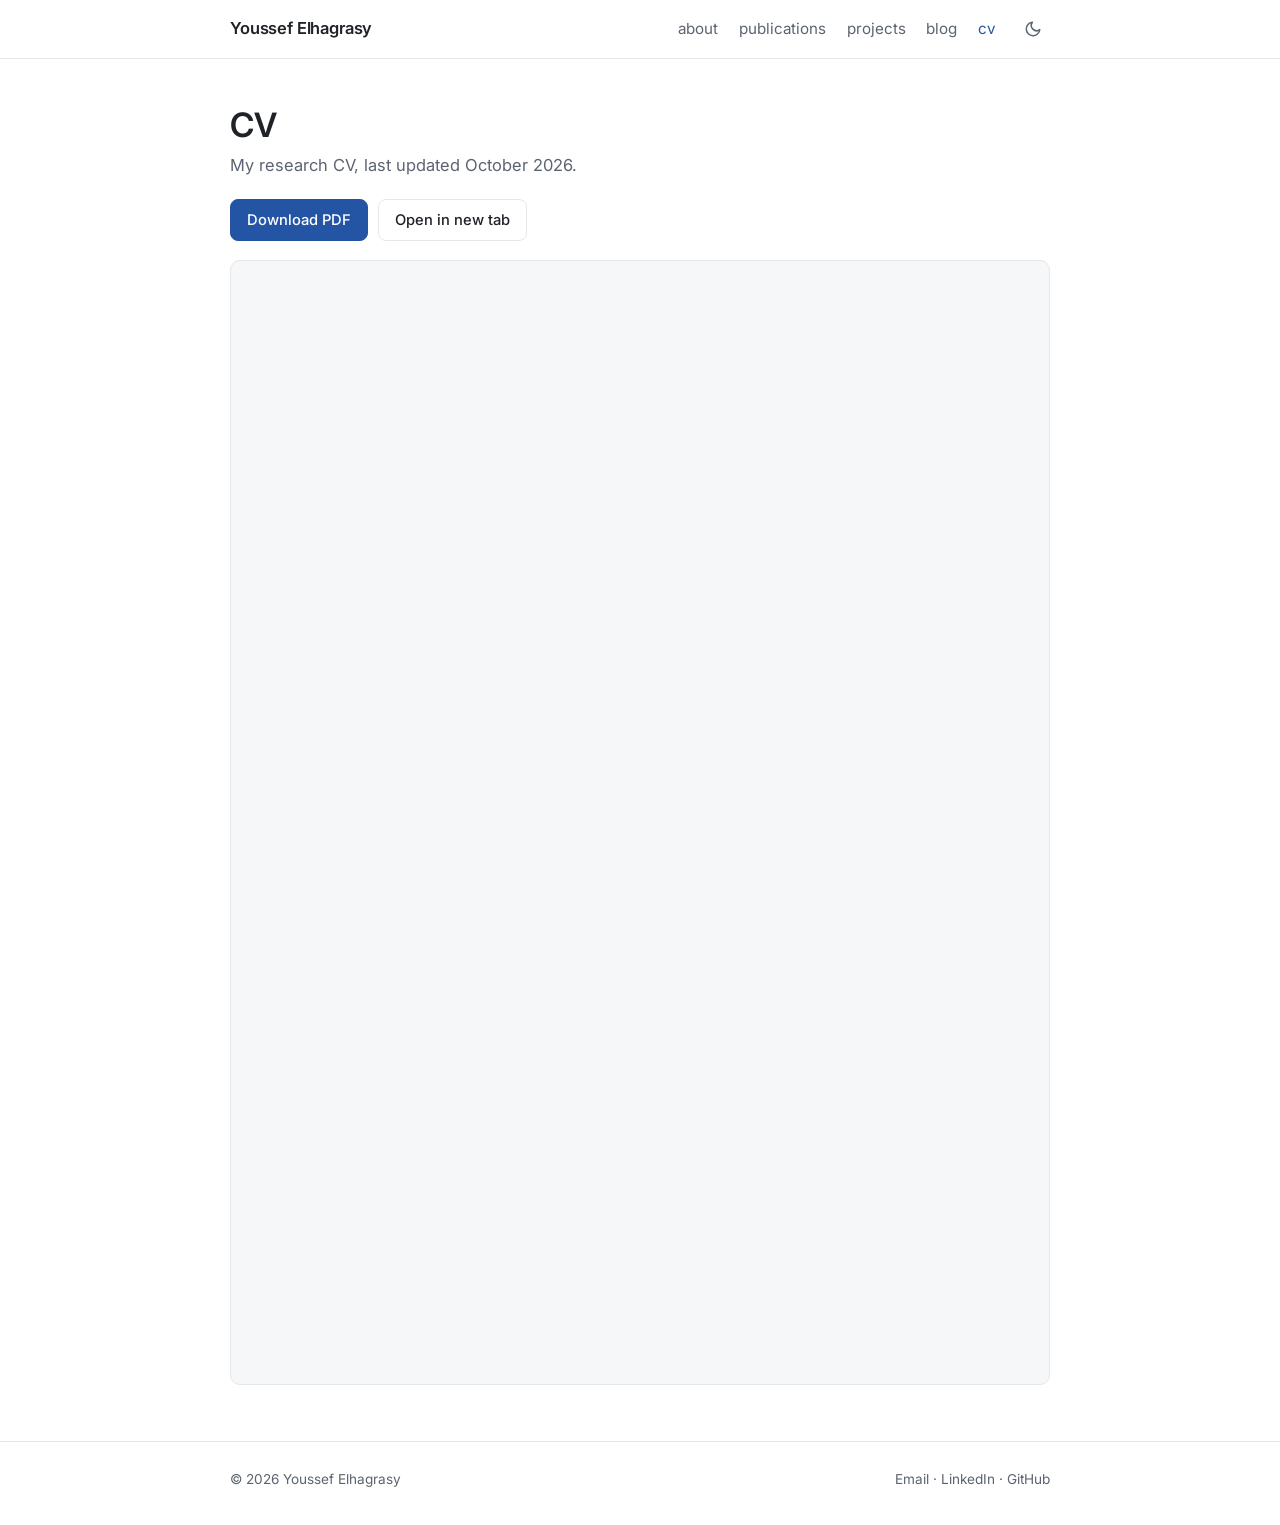
<file: cv.html>
<!DOCTYPE html>
<html lang="en">
<head>
  <meta charset="utf-8" />
  <meta name="viewport" content="width=device-width, initial-scale=1" />
  <title>CV | Youssef Elhagrasy</title>
  <meta name="description" content="Youssef Elhagrasy: Engineering Physics at UBC. Hardware for efficient AI, reliability, and accelerator design." />
  <meta property="og:title" content="CV | Youssef Elhagrasy" />
  <meta property="og:image" content="images/headshot.jpg" />
  <link rel="icon" type="image/jpeg" href="images/ye-initials.jpg" />
  <script>try{var t=localStorage.getItem('theme');if(t)document.documentElement.setAttribute('data-theme',t);}catch(e){}</script>
  <link rel="preconnect" href="https://fonts.googleapis.com" />
  <link rel="preconnect" href="https://fonts.gstatic.com" crossorigin />
  <link href="https://fonts.googleapis.com/css2?family=Inter:wght@400;500;600&family=JetBrains+Mono:wght@400;500&display=swap" rel="stylesheet" />
  <link rel="stylesheet" href="assets/css/site.css" />
</head>
<body>
  <header class="site-header">
    <div class="container">
      <a class="brand" href="index.html">Youssef Elhagrasy</a>
      <button class="icon-btn menu-toggle" aria-label="Menu" aria-expanded="false"><svg viewBox="0 0 24 24" fill="none" stroke="currentColor" stroke-width="2" stroke-linecap="round" aria-hidden="true"><path d="M4 7h16M4 12h16M4 17h16"/></svg></button>
      <nav class="site-nav">
        <a href="index.html">about</a>
        <a href="index.html#publications">publications</a>
        <a href="projects.html">projects</a>
        <a href="Blog.html">blog</a>
        <a href="cv.html" class="active">cv</a>
        <button class="icon-btn theme-toggle" aria-label="Toggle dark mode"><svg class="moon" viewBox="0 0 24 24" fill="none" stroke="currentColor" stroke-width="2" stroke-linecap="round" stroke-linejoin="round" aria-hidden="true"><path d="M21 12.8A9 9 0 1 1 11.2 3a7 7 0 0 0 9.8 9.8z"/></svg><svg class="sun" viewBox="0 0 24 24" fill="none" stroke="currentColor" stroke-width="2" stroke-linecap="round" stroke-linejoin="round" aria-hidden="true"><circle cx="12" cy="12" r="4"/><path d="M12 2v2M12 20v2M4.9 4.9l1.4 1.4M17.7 17.7l1.4 1.4M2 12h2M20 12h2M4.9 19.1l1.4-1.4M17.7 6.3l1.4-1.4"/></svg></button>
      </nav>
    </div>
  </header>

  <main>
    <div class="container">

      <h1>CV</h1>
      <p class="page-intro">My research CV, last updated October 2026.</p>
      <ul class="actions">
        <li><a class="btn primary" href="documents/Youssef_Elhagrasy_CV.pdf" download>Download PDF</a></li>
        <li><a class="btn" href="documents/Youssef_Elhagrasy_CV.pdf" target="_blank" rel="noopener">Open in new tab</a></li>
      </ul>
      <iframe class="cv-frame" src="documents/Youssef_Elhagrasy_CV.pdf" title="Youssef Elhagrasy CV"></iframe>

    </div>
  </main>

  <footer class="site-footer">
    <div class="container">
      <span>&copy; <span id="year">2026</span> Youssef Elhagrasy</span>
      <span><a href="mailto:youssefelbaz32@gmail.com">Email</a> &middot; <a href="https://www.linkedin.com/in/youssef-elhagrasy/" target="_blank" rel="noopener">LinkedIn</a> &middot; <a href="https://github.com/youssefelbaz32" target="_blank" rel="noopener">GitHub</a></span>
    </div>
  </footer>
  <script src="assets/js/site.js"></script>
</body>
</html>
</file>
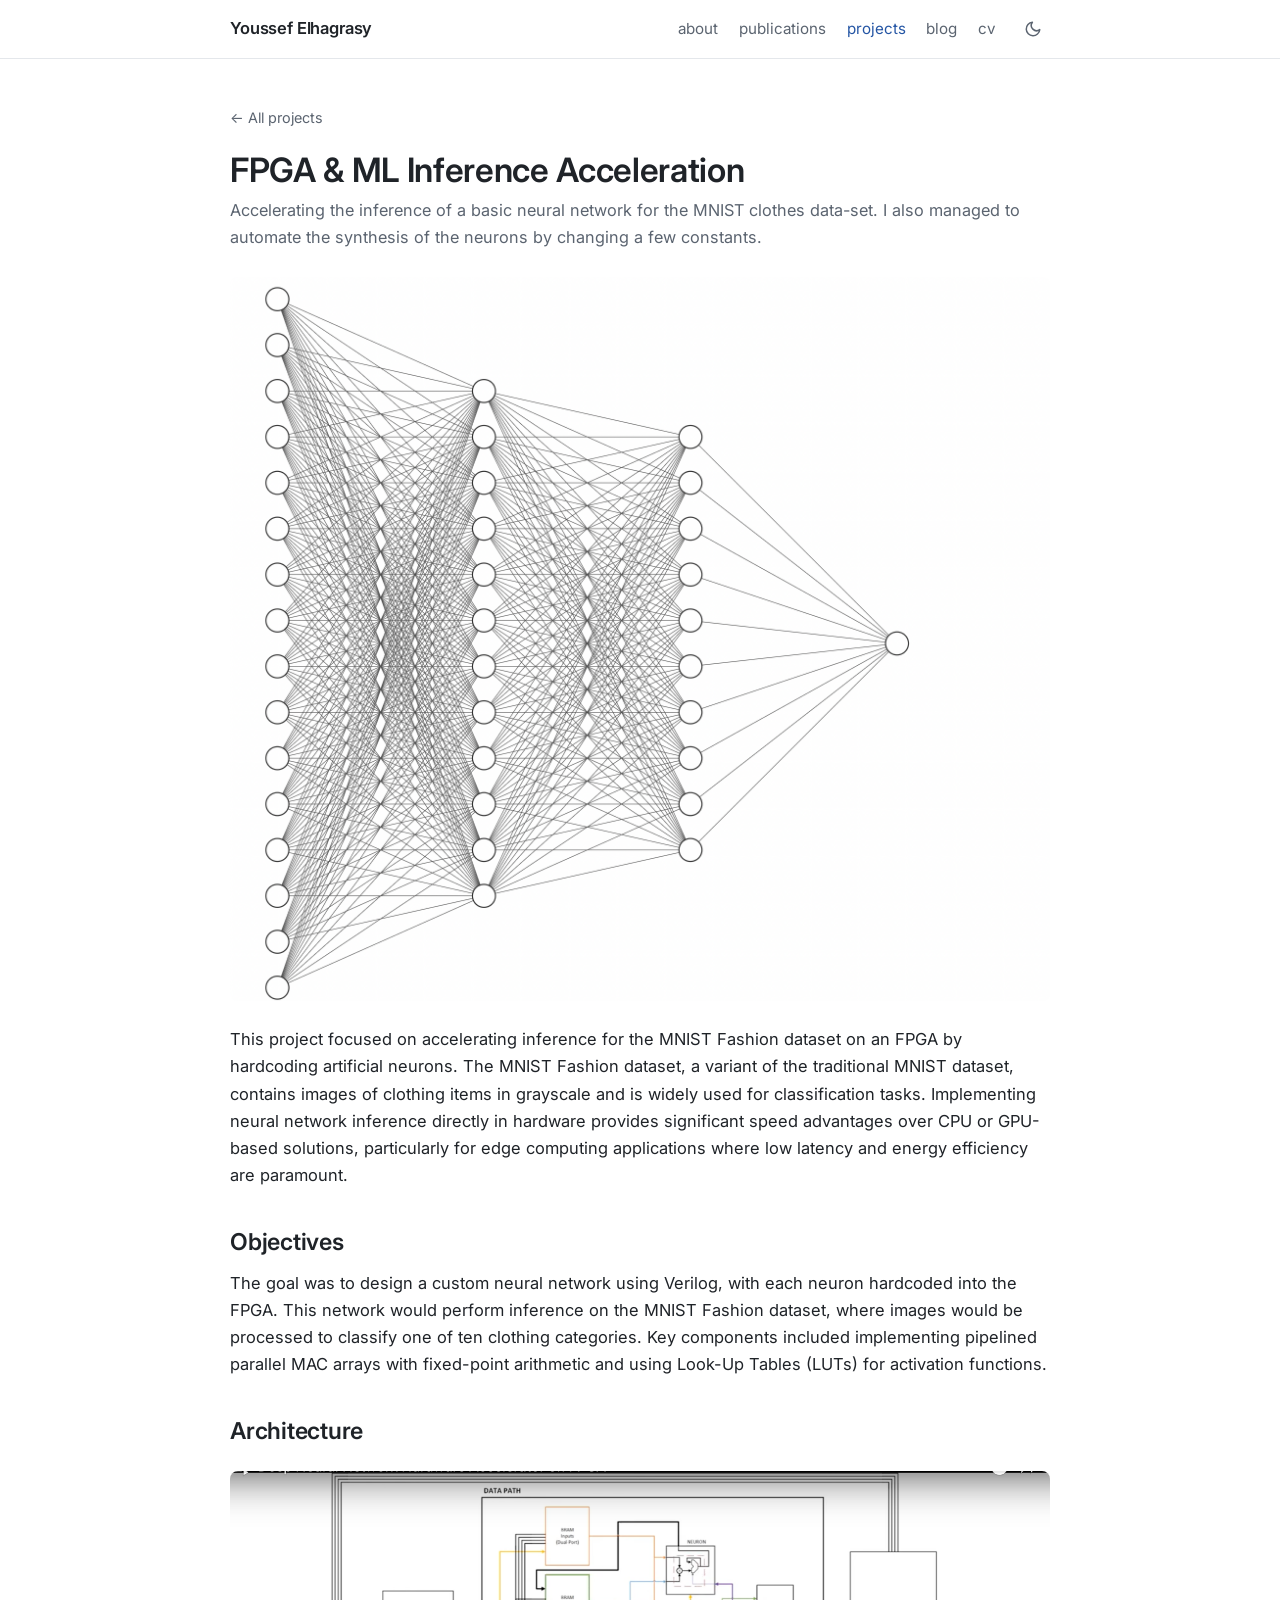
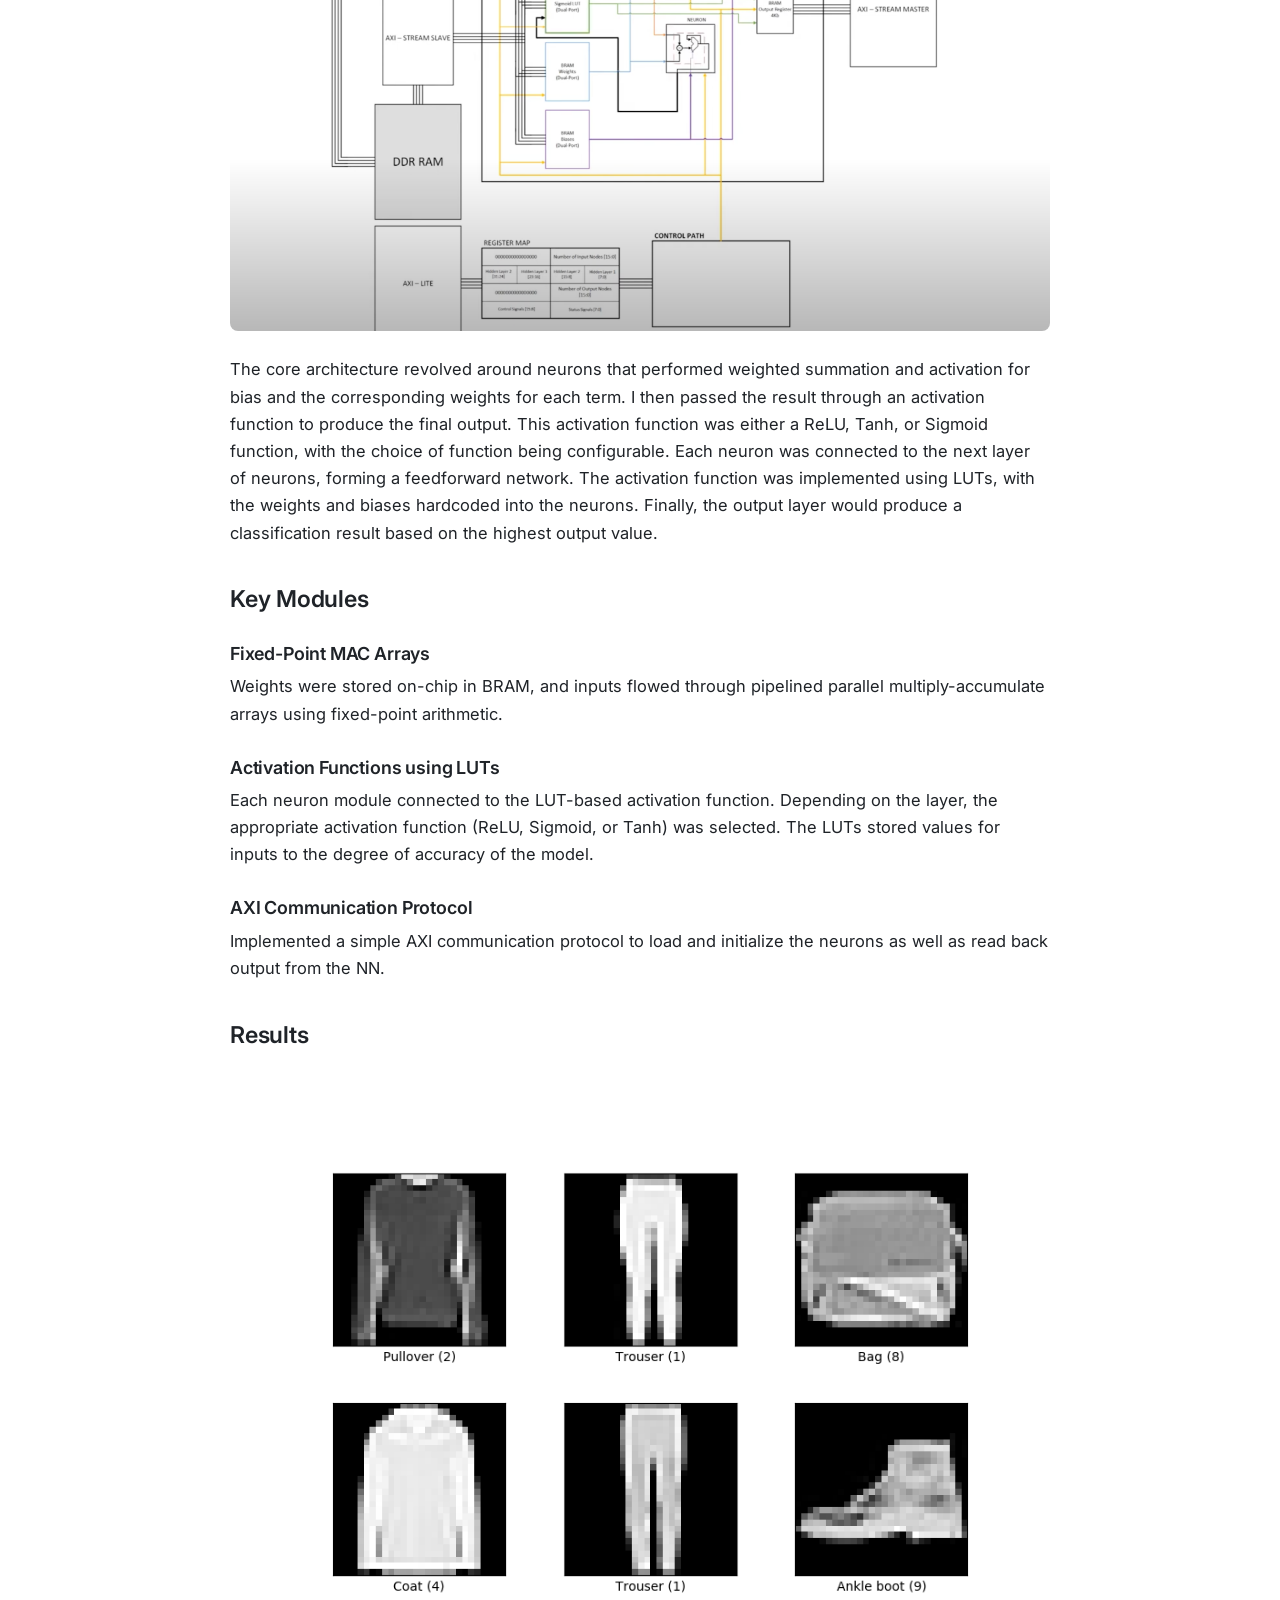
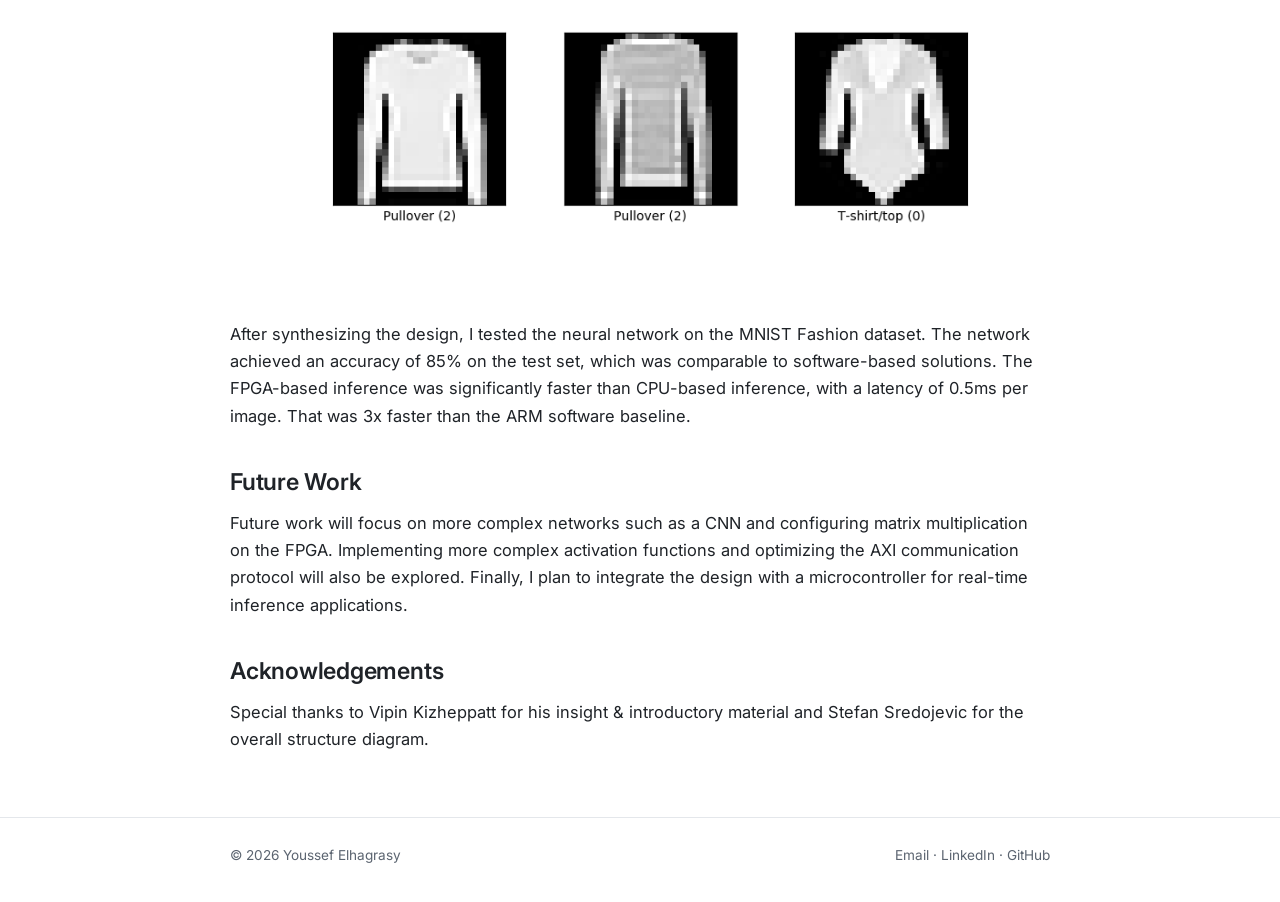
<file: FPGA_&_ML.html>
<!DOCTYPE html>
<html lang="en">
<head>
  <meta charset="utf-8" />
  <meta name="viewport" content="width=device-width, initial-scale=1" />
  <title>FPGA & ML Acceleration | Youssef Elhagrasy</title>
  <meta name="description" content="Youssef Elhagrasy: Engineering Physics at UBC. Hardware for efficient AI, reliability, and accelerator design." />
  <meta property="og:title" content="FPGA & ML Acceleration | Youssef Elhagrasy" />
  <meta property="og:image" content="images/headshot.jpg" />
  <link rel="icon" type="image/jpeg" href="images/ye-initials.jpg" />
  <script>try{var t=localStorage.getItem('theme');if(t)document.documentElement.setAttribute('data-theme',t);}catch(e){}</script>
  <link rel="preconnect" href="https://fonts.googleapis.com" />
  <link rel="preconnect" href="https://fonts.gstatic.com" crossorigin />
  <link href="https://fonts.googleapis.com/css2?family=Inter:wght@400;500;600&family=JetBrains+Mono:wght@400;500&display=swap" rel="stylesheet" />
  <link rel="stylesheet" href="assets/css/site.css" />
</head>
<body>
  <header class="site-header">
    <div class="container">
      <a class="brand" href="index.html">Youssef Elhagrasy</a>
      <button class="icon-btn menu-toggle" aria-label="Menu" aria-expanded="false"><svg viewBox="0 0 24 24" fill="none" stroke="currentColor" stroke-width="2" stroke-linecap="round" aria-hidden="true"><path d="M4 7h16M4 12h16M4 17h16"/></svg></button>
      <nav class="site-nav">
        <a href="index.html">about</a>
        <a href="index.html#publications">publications</a>
        <a href="projects.html" class="active">projects</a>
        <a href="Blog.html">blog</a>
        <a href="cv.html">cv</a>
        <button class="icon-btn theme-toggle" aria-label="Toggle dark mode"><svg class="moon" viewBox="0 0 24 24" fill="none" stroke="currentColor" stroke-width="2" stroke-linecap="round" stroke-linejoin="round" aria-hidden="true"><path d="M21 12.8A9 9 0 1 1 11.2 3a7 7 0 0 0 9.8 9.8z"/></svg><svg class="sun" viewBox="0 0 24 24" fill="none" stroke="currentColor" stroke-width="2" stroke-linecap="round" stroke-linejoin="round" aria-hidden="true"><circle cx="12" cy="12" r="4"/><path d="M12 2v2M12 20v2M4.9 4.9l1.4 1.4M17.7 17.7l1.4 1.4M2 12h2M20 12h2M4.9 19.1l1.4-1.4M17.7 6.3l1.4-1.4"/></svg></button>
      </nav>
    </div>
  </header>

  <main>
    <div class="container">

      <a class="back-link" href="projects.html">&larr; All projects</a>

<section class="post">
								<header class="major">
									<h1>FPGA & ML Inference<br />
									Acceleration</h1>
									<p>Accelerating the inference of a basic neural network for the MNIST clothes data-set. I also managed to automate the synthesis of the neurons by changing a few constants.</p>
								</header>
								<div class="image main"><img src="images/NN_figure.png" alt="" /></div>
								<p>This project focused on accelerating inference for the MNIST Fashion dataset on an FPGA by hardcoding artificial neurons. 
									The MNIST Fashion dataset, a variant of the traditional MNIST dataset, contains images of clothing items in grayscale and is widely used for classification tasks. 
									Implementing neural network inference directly in hardware provides significant speed advantages over CPU or GPU-based solutions,
									 particularly for edge computing applications where low latency and energy efficiency are paramount.</p>

									 <h2>Objectives</h2>
									 <p>The goal was to design a custom neural network using Verilog, with each neuron hardcoded into the FPGA. 
										This network would perform inference on the MNIST Fashion dataset, where images would be processed to classify one of ten clothing categories.
										Key components included implementing pipelined parallel MAC arrays with fixed-point arithmetic and using Look-Up Tables (LUTs) for activation functions.</p>
										<h2>Architecture</h2>
										<div class="image main"><img src="images/Stefan_Sredojevic.png" alt="" /></div>
										<p>The core architecture revolved around neurons that performed weighted summation and activation for bias and the corresponding weights for each term.
											I then passed the result through an activation function to produce the final output.
											This activation function was either a ReLU, Tanh, or Sigmoid function, with the choice of function being configurable.
											Each neuron was connected to the next layer of neurons, forming a feedforward network. The activation function was implemented using LUTs, with the weights and biases hardcoded into the neurons.
											Finally, the output layer would produce a classification result based on the highest output value.</p> 
										</p>
										<h2>Key Modules</h2>
										<h3>Fixed-Point MAC Arrays</h3>
										<p>Weights were stored on-chip in BRAM, and inputs flowed through pipelined parallel multiply-accumulate arrays using fixed-point arithmetic.</p>
										<h3>Activation Functions using LUTs</h3>
											<p>Each neuron module connected to the LUT-based activation function. Depending on the layer, the appropriate activation function (ReLU, Sigmoid, or Tanh) was selected. 
												The LUTs stored values for inputs to the degree of accuracy of the model.</p>
												<h3>AXI Communication Protocol</h3>
												<p>Implemented a simple AXI communication protocol to load and initialize the neurons as well as read back output from the NN. </p>
												<h2>Results</h2>
												<div class="image main"><img src="images/fashion_mnist-3.0.1.png" alt="" /></div>
												<p>After synthesizing the design, I tested the neural network on the MNIST Fashion dataset. The network achieved an accuracy of 85% on the test set, 
													which was comparable to software-based solutions. The FPGA-based inference was significantly faster than CPU-based inference, 
													with a latency of 0.5ms per image. That was 3x faster than the ARM software baseline.</p>
													<h2>Future Work</h2>
													<p>Future work will focus on more complex networks such as a CNN and configuring matrix multiplication on the FPGA.  
														Implementing more complex activation functions and optimizing the AXI communication protocol will also be explored. 
														Finally, I plan to integrate the design with a microcontroller for real-time inference applications.</p>
													
													<h2> Acknowledgements</h2>
													<p>Special thanks to Vipin Kizheppatt for his insight & introductory material and Stefan Sredojevic for the overall structure diagram.</p>
													
							</section>

    </div>
  </main>

  <footer class="site-footer">
    <div class="container">
      <span>&copy; <span id="year">2026</span> Youssef Elhagrasy</span>
      <span><a href="mailto:youssefelbaz32@gmail.com">Email</a> &middot; <a href="https://www.linkedin.com/in/youssef-elhagrasy/" target="_blank" rel="noopener">LinkedIn</a> &middot; <a href="https://github.com/youssefelbaz32" target="_blank" rel="noopener">GitHub</a></span>
    </div>
  </footer>
  <script src="assets/js/site.js"></script>
</body>
</html>
</file>
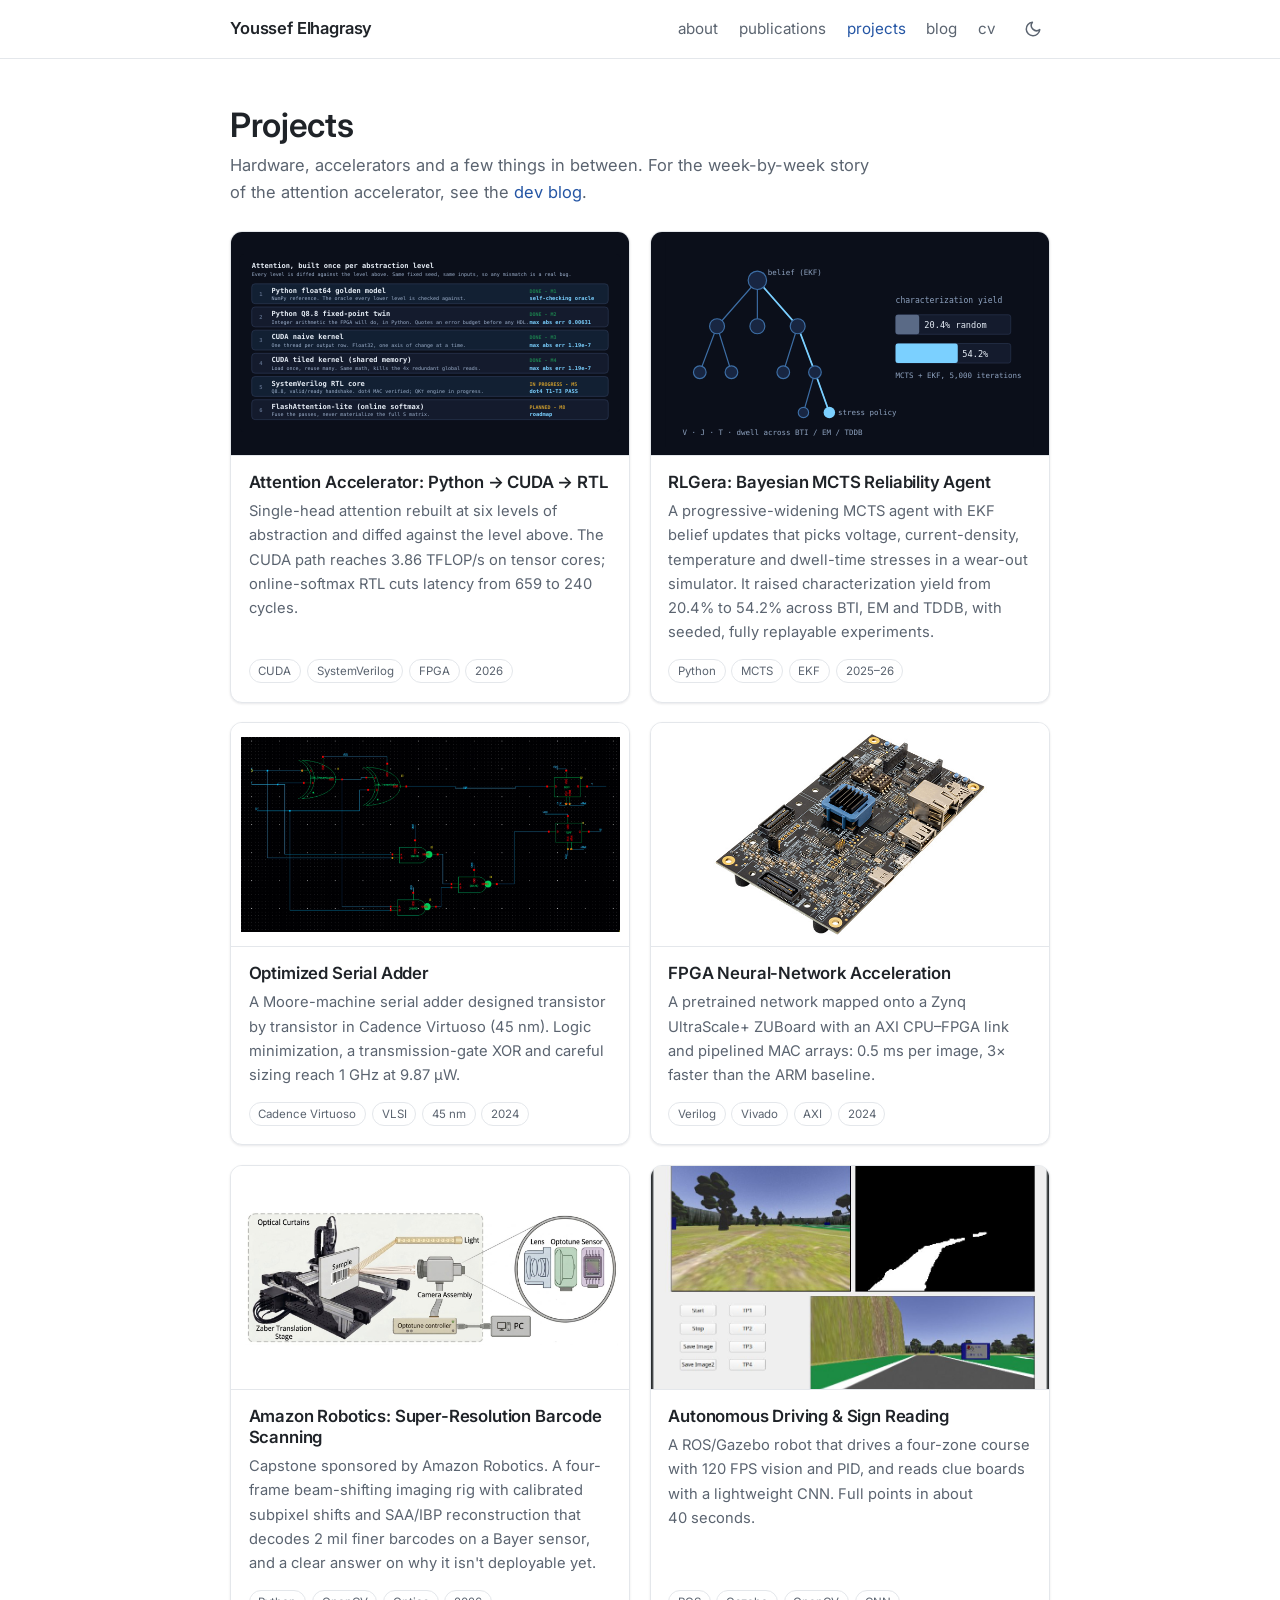
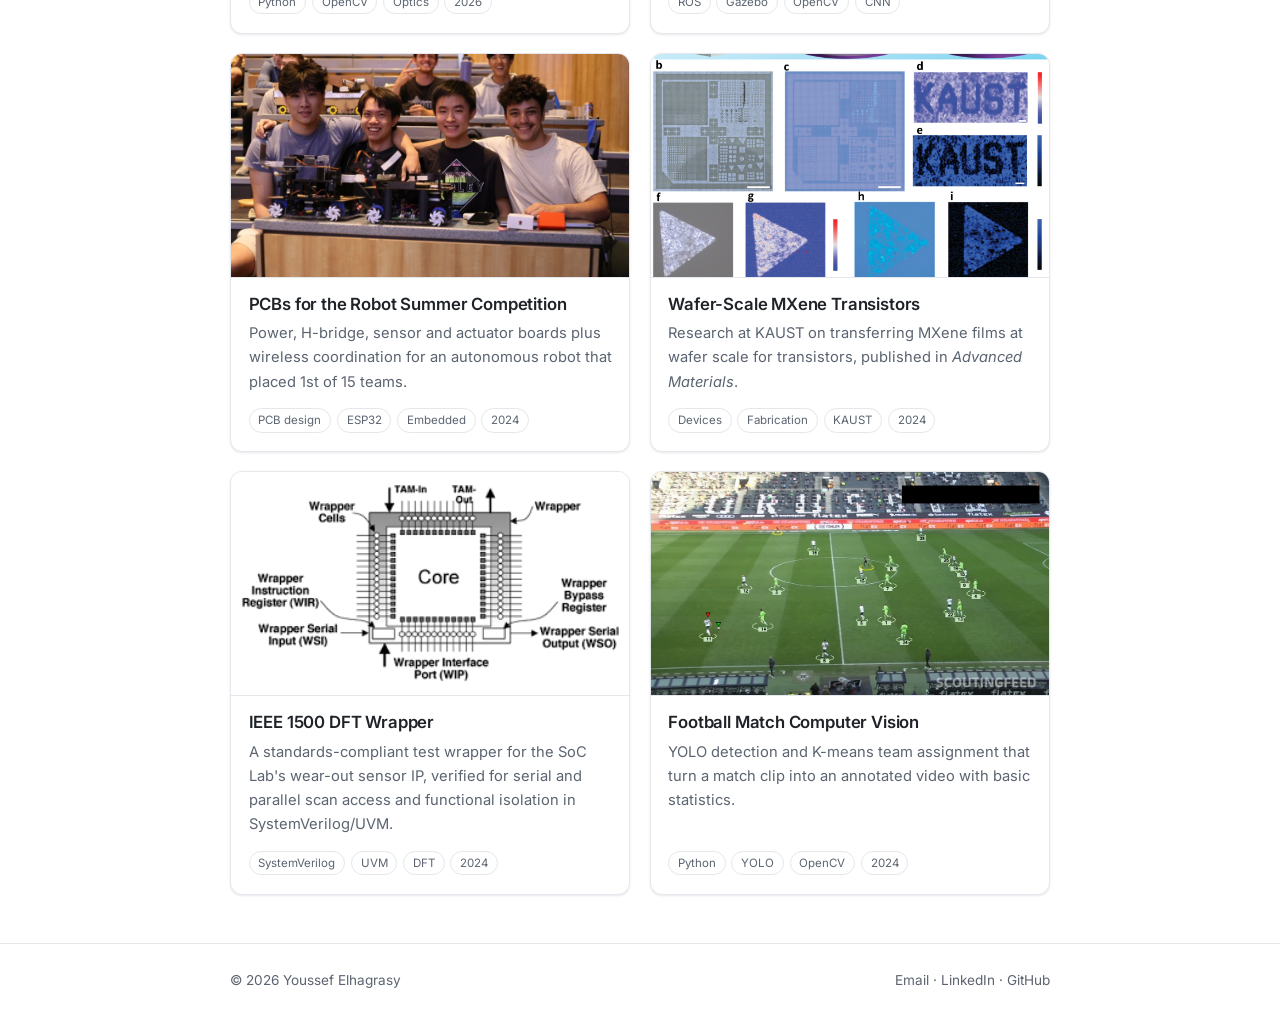
<file: projects.html>
<!DOCTYPE html>
<html lang="en">
<head>
  <meta charset="utf-8" />
  <meta name="viewport" content="width=device-width, initial-scale=1" />
  <title>Projects | Youssef Elhagrasy</title>
  <meta name="description" content="Youssef Elhagrasy: Engineering Physics at UBC. Hardware for efficient AI, reliability, and accelerator design." />
  <meta property="og:title" content="Projects | Youssef Elhagrasy" />
  <meta property="og:image" content="images/headshot.jpg" />
  <link rel="icon" type="image/jpeg" href="images/ye-initials.jpg" />
  <script>try{var t=localStorage.getItem('theme');if(t)document.documentElement.setAttribute('data-theme',t);}catch(e){}</script>
  <link rel="preconnect" href="https://fonts.googleapis.com" />
  <link rel="preconnect" href="https://fonts.gstatic.com" crossorigin />
  <link href="https://fonts.googleapis.com/css2?family=Inter:wght@400;500;600&family=JetBrains+Mono:wght@400;500&display=swap" rel="stylesheet" />
  <link rel="stylesheet" href="assets/css/site.css" />
</head>
<body>
  <header class="site-header">
    <div class="container">
      <a class="brand" href="index.html">Youssef Elhagrasy</a>
      <button class="icon-btn menu-toggle" aria-label="Menu" aria-expanded="false"><svg viewBox="0 0 24 24" fill="none" stroke="currentColor" stroke-width="2" stroke-linecap="round" aria-hidden="true"><path d="M4 7h16M4 12h16M4 17h16"/></svg></button>
      <nav class="site-nav">
        <a href="index.html">about</a>
        <a href="index.html#publications">publications</a>
        <a href="projects.html" class="active">projects</a>
        <a href="Blog.html">blog</a>
        <a href="cv.html">cv</a>
        <button class="icon-btn theme-toggle" aria-label="Toggle dark mode"><svg class="moon" viewBox="0 0 24 24" fill="none" stroke="currentColor" stroke-width="2" stroke-linecap="round" stroke-linejoin="round" aria-hidden="true"><path d="M21 12.8A9 9 0 1 1 11.2 3a7 7 0 0 0 9.8 9.8z"/></svg><svg class="sun" viewBox="0 0 24 24" fill="none" stroke="currentColor" stroke-width="2" stroke-linecap="round" stroke-linejoin="round" aria-hidden="true"><circle cx="12" cy="12" r="4"/><path d="M12 2v2M12 20v2M4.9 4.9l1.4 1.4M17.7 17.7l1.4 1.4M2 12h2M20 12h2M4.9 19.1l1.4-1.4M17.7 6.3l1.4-1.4"/></svg></button>
      </nav>
    </div>
  </header>

  <main>
    <div class="container">

      <h1>Projects</h1>
      <p class="page-intro">Hardware, accelerators and a few things in between. For the week-by-week story of the attention accelerator, see the <a href="Blog.html">dev blog</a>.</p>
      <div class="project-grid">
        <a class="project-card" href="Attention_Accelerator.html">
          <div class="thumb figure"><img src="images/aa_levels.svg" alt="" loading="lazy" /></div>
          <div class="body"><h3>Attention Accelerator: Python &rarr; CUDA &rarr; RTL</h3><p>Single-head attention rebuilt at six levels of abstraction and diffed against the level above. The CUDA path reaches 3.86 TFLOP/s on tensor cores; online-softmax RTL cuts latency from 659 to 240 cycles.</p><div class="tags"><span class="tag">CUDA</span><span class="tag">SystemVerilog</span><span class="tag">FPGA</span><span class="tag">2026</span></div></div>
        </a>
        <a class="project-card" href="https://github.com/youssefelbaz32/RLGera">
          <div class="thumb figure"><img src="images/rlgera.svg" alt="" loading="lazy" /></div>
          <div class="body"><h3>RLGera: Bayesian MCTS Reliability Agent</h3><p>A progressive-widening MCTS agent with EKF belief updates that picks voltage, current-density, temperature and dwell-time stresses in a wear-out simulator. It raised characterization yield from 20.4% to 54.2% across BTI, EM and TDDB, with seeded, fully replayable experiments.</p><div class="tags"><span class="tag">Python</span><span class="tag">MCTS</span><span class="tag">EKF</span><span class="tag">2025&ndash;26</span></div></div>
        </a>
        <a class="project-card" href="Serial_Adder.html">
          <div class="thumb contain"><img src="images/serial_adder/Full_Circuit.jpg" alt="" loading="lazy" /></div>
          <div class="body"><h3>Optimized Serial Adder</h3><p>A Moore-machine serial adder designed transistor by transistor in Cadence Virtuoso (45&nbsp;nm). Logic minimization, a transmission-gate XOR and careful sizing reach 1&nbsp;GHz at 9.87&nbsp;&micro;W.</p><div class="tags"><span class="tag">Cadence Virtuoso</span><span class="tag">VLSI</span><span class="tag">45 nm</span><span class="tag">2024</span></div></div>
        </a>
        <a class="project-card" href="FPGA_&_ML.html">
          <div class="thumb"><img src="images/FPGA_image.jpg" alt="" loading="lazy" /></div>
          <div class="body"><h3>FPGA Neural-Network Acceleration</h3><p>A pretrained network mapped onto a Zynq UltraScale+ ZUBoard with an AXI CPU&ndash;FPGA link and pipelined MAC arrays: 0.5&nbsp;ms per image, 3&times; faster than the ARM baseline.</p><div class="tags"><span class="tag">Verilog</span><span class="tag">Vivado</span><span class="tag">AXI</span><span class="tag">2024</span></div></div>
        </a>
        <a class="project-card" href="Amazon_Robotics_Super_Resolution.html">
          <div class="thumb contain"><img src="images/amazon_sr/system.jpg" alt="" loading="lazy" /></div>
          <div class="body"><h3>Amazon Robotics: Super-Resolution Barcode Scanning</h3><p>Capstone sponsored by Amazon Robotics. A four-frame beam-shifting imaging rig with calibrated subpixel shifts and SAA/IBP reconstruction that decodes 2&nbsp;mil finer barcodes on a Bayer sensor, and a clear answer on why it isn't deployable yet.</p><div class="tags"><span class="tag">Python</span><span class="tag">OpenCV</span><span class="tag">Optics</span><span class="tag">2026</span></div></div>
        </a>
        <a class="project-card" href="Autonomous_Driving.html">
          <div class="thumb"><img src="images/enph353/gui.jpg" alt="" loading="lazy" /></div>
          <div class="body"><h3>Autonomous Driving &amp; Sign Reading</h3><p>A ROS/Gazebo robot that drives a four-zone course with 120&nbsp;FPS vision and PID, and reads clue boards with a lightweight CNN. Full points in about 40&nbsp;seconds.</p><div class="tags"><span class="tag">ROS</span><span class="tag">Gazebo</span><span class="tag">OpenCV</span><span class="tag">CNN</span></div></div>
        </a>
        <a class="project-card" href="Robot_Summer.html">
          <div class="thumb"><img src="images/engphys-robots-team2.jpg" alt="" loading="lazy" /></div>
          <div class="body"><h3>PCBs for the Robot Summer Competition</h3><p>Power, H-bridge, sensor and actuator boards plus wireless coordination for an autonomous robot that placed 1st of 15 teams.</p><div class="tags"><span class="tag">PCB design</span><span class="tag">ESP32</span><span class="tag">Embedded</span><span class="tag">2024</span></div></div>
        </a>
        <a class="project-card" href="publication.html">
          <div class="thumb"><img src="images/research.png" alt="" loading="lazy" /></div>
          <div class="body"><h3>Wafer-Scale MXene Transistors</h3><p>Research at KAUST on transferring MXene films at wafer scale for transistors, published in <em>Advanced Materials</em>.</p><div class="tags"><span class="tag">Devices</span><span class="tag">Fabrication</span><span class="tag">KAUST</span><span class="tag">2024</span></div></div>
        </a>
        <div class="project-card">
          <div class="thumb contain"><img src="images/DFT.png" alt="" loading="lazy" /></div>
          <div class="body"><h3>IEEE 1500 DFT Wrapper</h3><p>A standards-compliant test wrapper for the SoC Lab's wear-out sensor IP, verified for serial and parallel scan access and functional isolation in SystemVerilog/UVM.</p><div class="tags"><span class="tag">SystemVerilog</span><span class="tag">UVM</span><span class="tag">DFT</span><span class="tag">2024</span></div></div>
        </div>
        <a class="project-card" href="Football_CV.html">
          <div class="thumb"><img src="images/footy.png" alt="" loading="lazy" /></div>
          <div class="body"><h3>Football Match Computer Vision</h3><p>YOLO detection and K-means team assignment that turn a match clip into an annotated video with basic statistics.</p><div class="tags"><span class="tag">Python</span><span class="tag">YOLO</span><span class="tag">OpenCV</span><span class="tag">2024</span></div></div>
        </a>
      </div>

    </div>
  </main>

  <footer class="site-footer">
    <div class="container">
      <span>&copy; <span id="year">2026</span> Youssef Elhagrasy</span>
      <span><a href="mailto:youssefelbaz32@gmail.com">Email</a> &middot; <a href="https://www.linkedin.com/in/youssef-elhagrasy/" target="_blank" rel="noopener">LinkedIn</a> &middot; <a href="https://github.com/youssefelbaz32" target="_blank" rel="noopener">GitHub</a></span>
    </div>
  </footer>
  <script src="assets/js/site.js"></script>
</body>
</html>
</file>
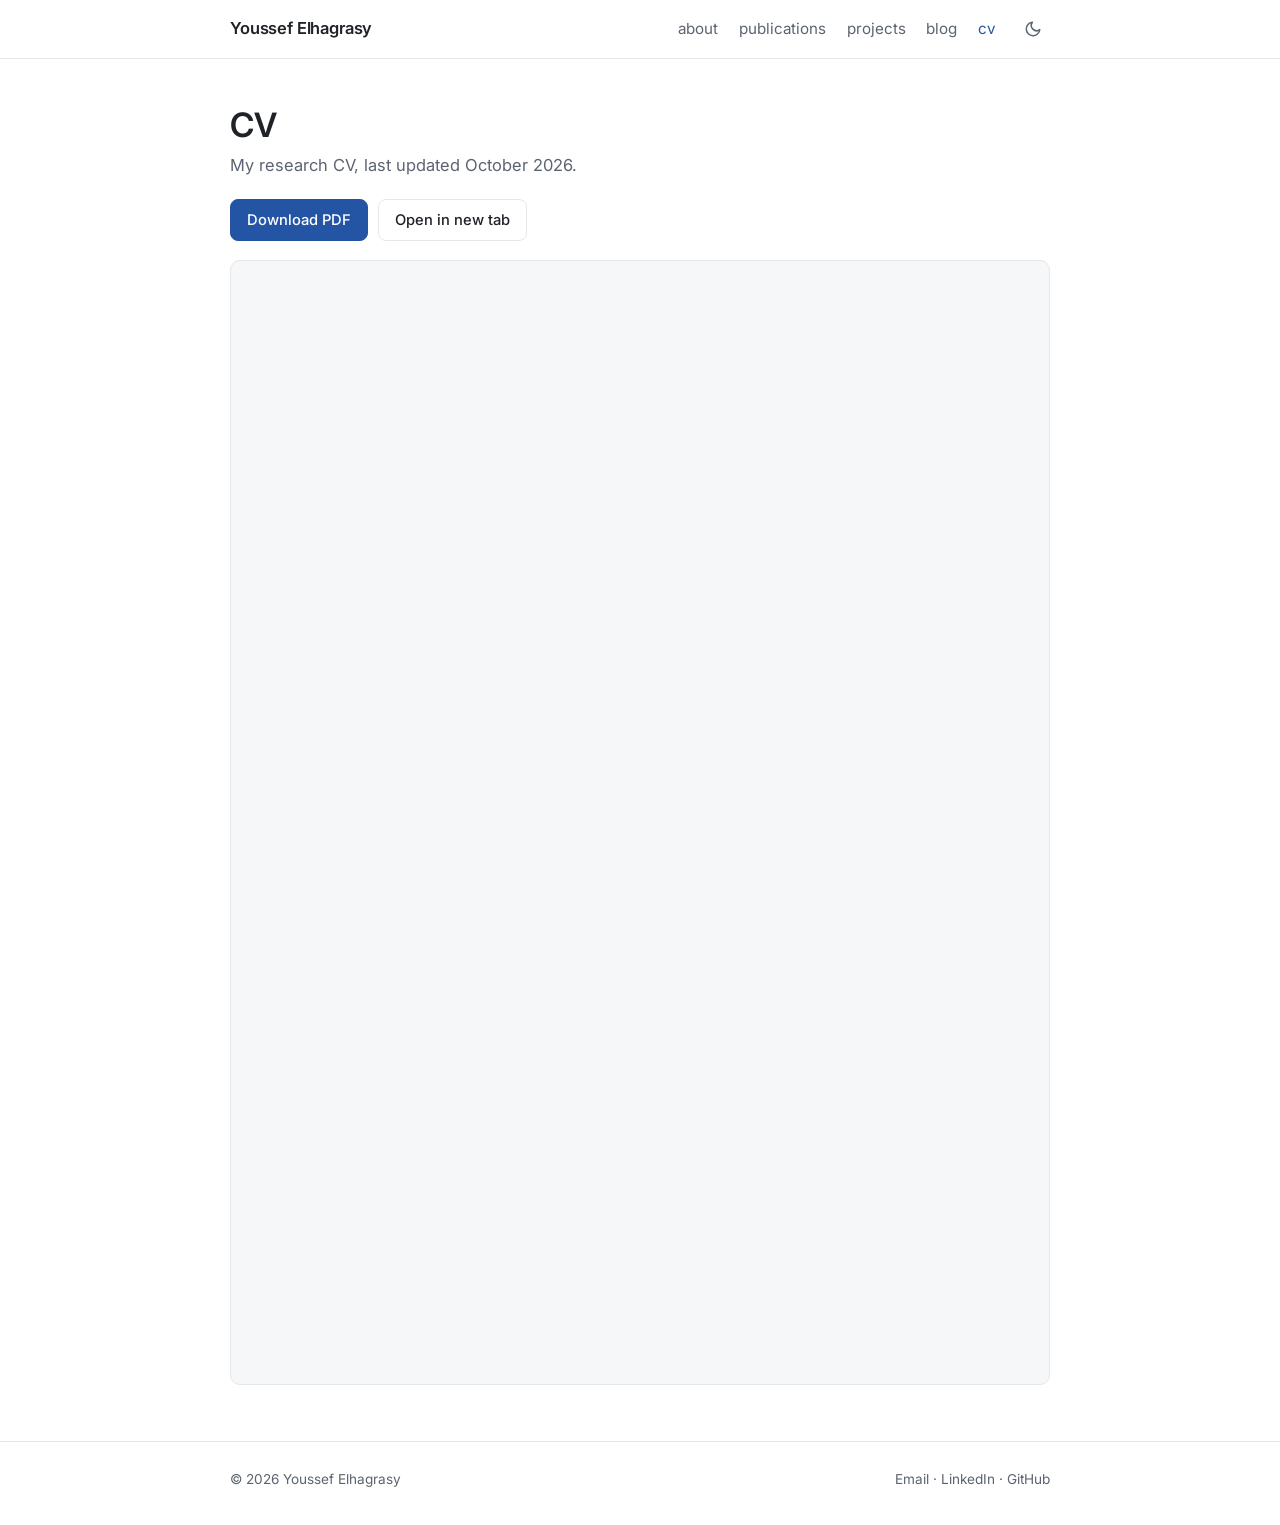
<file: resume.html>
<!DOCTYPE html>
<html lang="en"><head><meta charset="utf-8" /><title>CV | Youssef Elhagrasy</title><meta http-equiv="refresh" content="0; url=cv.html" /><link rel="canonical" href="cv.html" /></head><body><p>Moved to <a href="cv.html">cv.html</a>.</p></body></html>
</file>
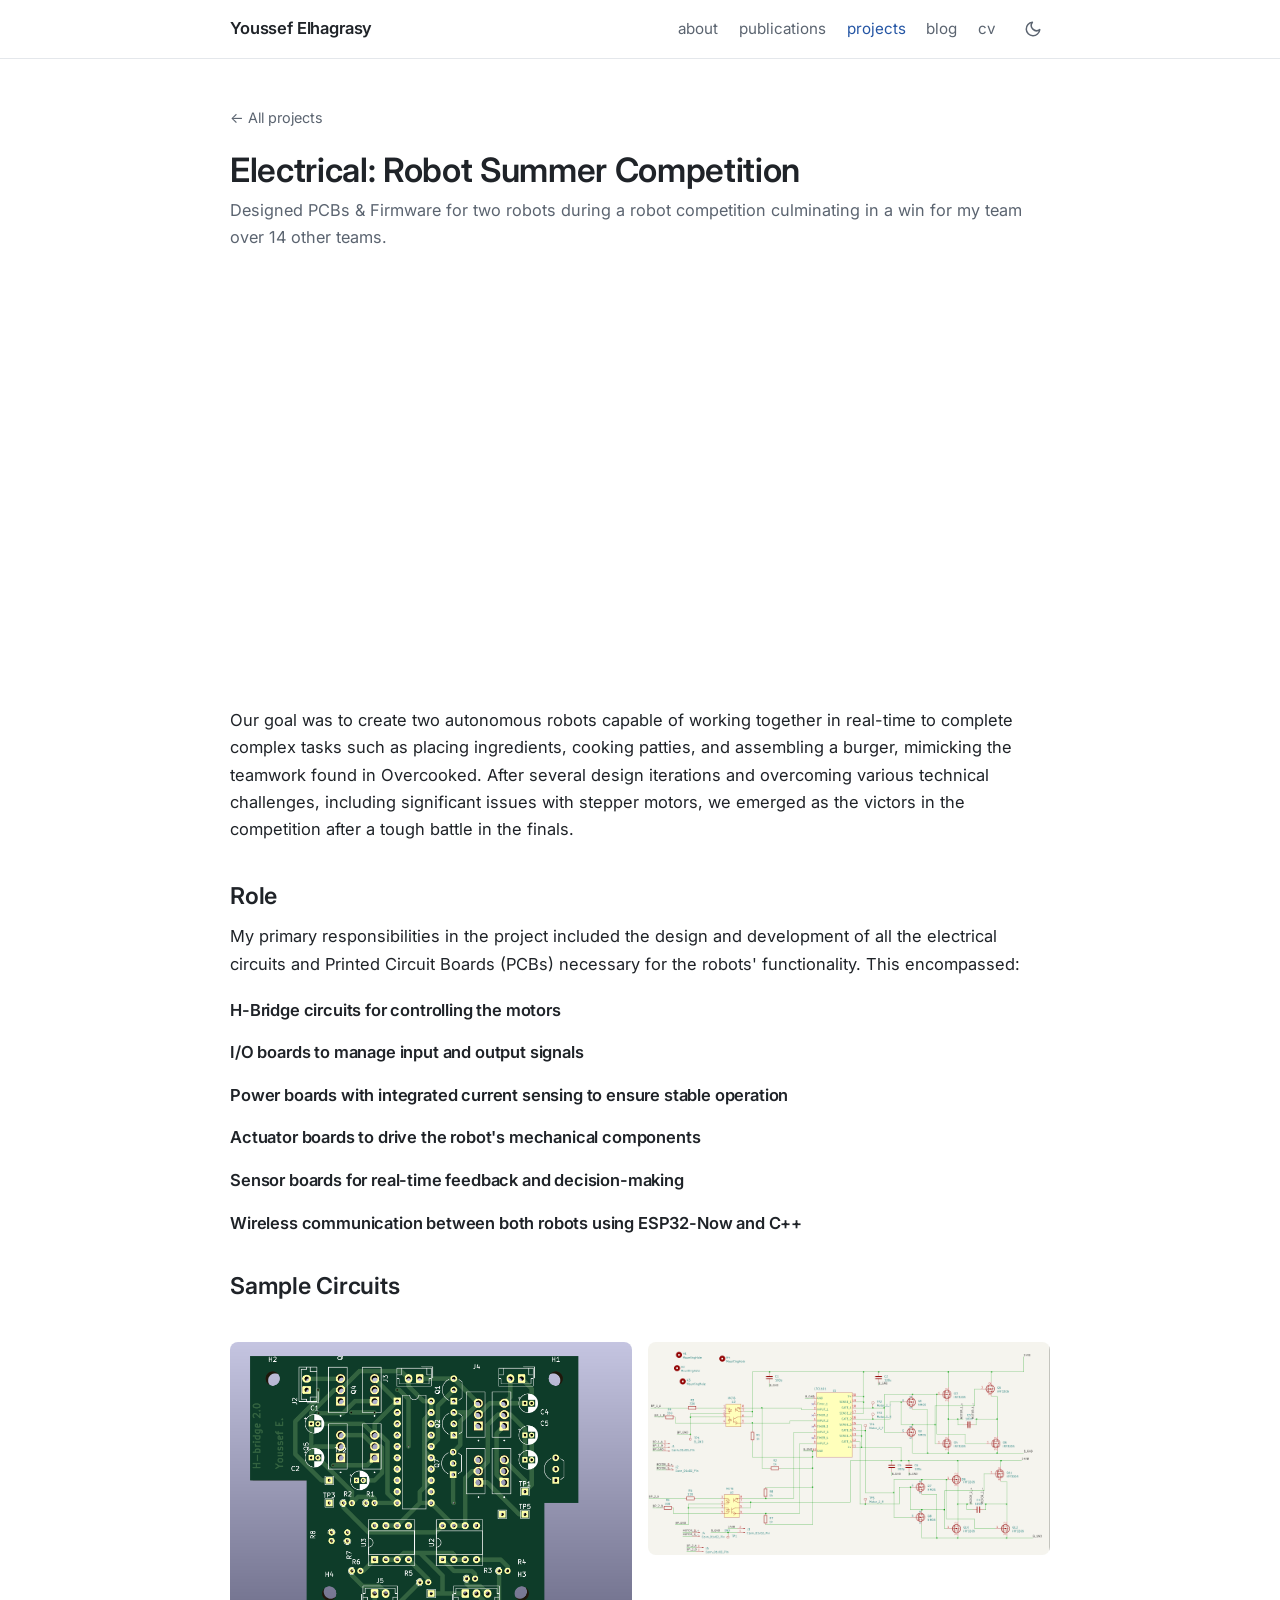
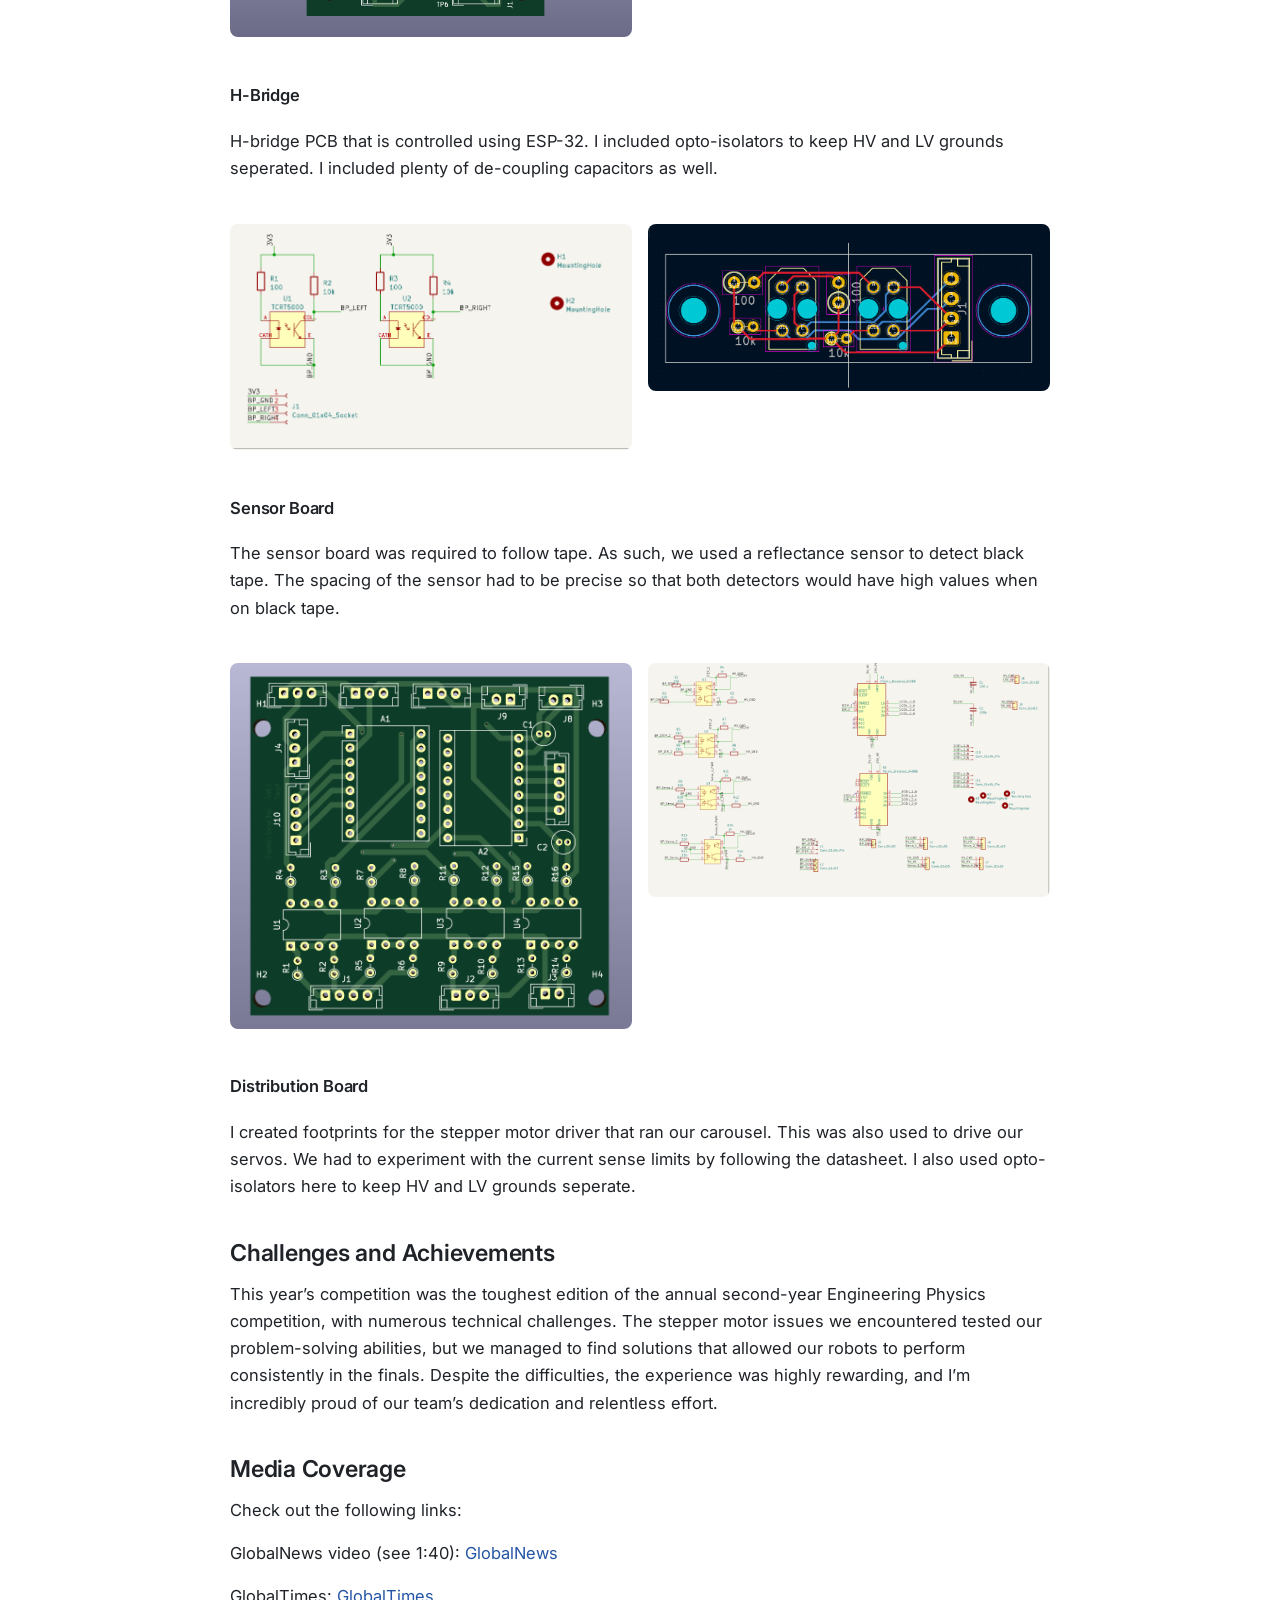
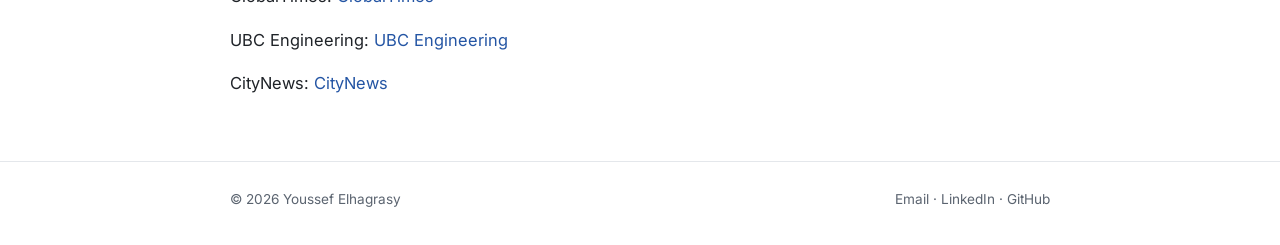
<file: Robot_Summer.html>
<!DOCTYPE html>
<html lang="en">
<head>
  <meta charset="utf-8" />
  <meta name="viewport" content="width=device-width, initial-scale=1" />
  <title>Robot Summer PCBs | Youssef Elhagrasy</title>
  <meta name="description" content="Youssef Elhagrasy: Engineering Physics at UBC. Hardware for efficient AI, reliability, and accelerator design." />
  <meta property="og:title" content="Robot Summer PCBs | Youssef Elhagrasy" />
  <meta property="og:image" content="images/headshot.jpg" />
  <link rel="icon" type="image/jpeg" href="images/ye-initials.jpg" />
  <script>try{var t=localStorage.getItem('theme');if(t)document.documentElement.setAttribute('data-theme',t);}catch(e){}</script>
  <link rel="preconnect" href="https://fonts.googleapis.com" />
  <link rel="preconnect" href="https://fonts.gstatic.com" crossorigin />
  <link href="https://fonts.googleapis.com/css2?family=Inter:wght@400;500;600&family=JetBrains+Mono:wght@400;500&display=swap" rel="stylesheet" />
  <link rel="stylesheet" href="assets/css/site.css" />
</head>
<body>
  <header class="site-header">
    <div class="container">
      <a class="brand" href="index.html">Youssef Elhagrasy</a>
      <button class="icon-btn menu-toggle" aria-label="Menu" aria-expanded="false"><svg viewBox="0 0 24 24" fill="none" stroke="currentColor" stroke-width="2" stroke-linecap="round" aria-hidden="true"><path d="M4 7h16M4 12h16M4 17h16"/></svg></button>
      <nav class="site-nav">
        <a href="index.html">about</a>
        <a href="index.html#publications">publications</a>
        <a href="projects.html" class="active">projects</a>
        <a href="Blog.html">blog</a>
        <a href="cv.html">cv</a>
        <button class="icon-btn theme-toggle" aria-label="Toggle dark mode"><svg class="moon" viewBox="0 0 24 24" fill="none" stroke="currentColor" stroke-width="2" stroke-linecap="round" stroke-linejoin="round" aria-hidden="true"><path d="M21 12.8A9 9 0 1 1 11.2 3a7 7 0 0 0 9.8 9.8z"/></svg><svg class="sun" viewBox="0 0 24 24" fill="none" stroke="currentColor" stroke-width="2" stroke-linecap="round" stroke-linejoin="round" aria-hidden="true"><circle cx="12" cy="12" r="4"/><path d="M12 2v2M12 20v2M4.9 4.9l1.4 1.4M17.7 17.7l1.4 1.4M2 12h2M20 12h2M4.9 19.1l1.4-1.4M17.7 6.3l1.4-1.4"/></svg></button>
      </nav>
    </div>
  </header>

  <main>
    <div class="container">

      <a class="back-link" href="projects.html">&larr; All projects</a>

<section class="post">
								<header class="major">
									<h1>Electrical: Robot Summer<br />
									Competition</h1>
									<p>Designed PCBs & Firmware for two robots during a robot competition culminating in a win for my team over 14 other teams.</p>
								</header>
								<div class="video-container">
									<iframe width="560" height="315" src="https://www.youtube.com/embed/8mijFtf3gek?si=6YvBQqld6cTCU8Le&amp;start=98" 
									title="YouTube video player" frameborder="0" allow="accelerometer; autoplay; clipboard-write; encrypted-media; gyroscope; picture-in-picture; web-share" 
									referrerpolicy="strict-origin-when-cross-origin" allowfullscreen></iframe>
								</div>
								<p>Our goal was to create two autonomous robots capable of working together in real-time to complete complex tasks such as placing ingredients, cooking patties, and assembling a burger, mimicking the teamwork found in Overcooked. 
									After several design iterations and overcoming various technical challenges, including significant issues with stepper motors, we emerged as the victors in the competition after a tough battle in the finals.</p>
									 <h2>Role</h2>
									 <p>My primary responsibilities in the project included the design and development of all the electrical circuits and Printed Circuit Boards (PCBs) necessary for the robots' functionality. This encompassed:
										<h4>H-Bridge circuits for controlling the motors</h4>
										<h4>I/O boards to manage input and output signals</h4>
										<h4>Power boards with integrated current sensing to ensure stable operation</h4>
										<h4>Actuator boards to drive the robot's mechanical components</h4>
										<h4>Sensor boards for real-time feedback and decision-making</h4>
										<h4>Wireless communication between both robots using ESP32-Now and C++</h4></p>
										<h2>Sample Circuits</h2>
										<div class="row gtr-50 gtr-uniform">
											<div class="col-6"><span class="image fit"><img src="images/H_BRIDGE_PCB.png" alt="" /></span></div>
											<div class="col-6"><span class="image fit"><img src="images/H_BRIDGE_SCHEMATIC.png" alt="" /></span></div>
										</div>
										<h4>H-Bridge</h4>
										<p>H-bridge PCB that is controlled using ESP-32.
										I included opto-isolators to keep HV and LV grounds seperated. I included plenty of de-coupling capacitors as well.</p>
										<div class="row gtr-50 gtr-uniform">
										<div class="col-6"><span class="image fit"><img src="images/Sensor_board.png" alt="" /></span></div>
										<div class="col-6"><span class="image fit"><img src="images/Sensor_PCB.png" alt="" /></span></div>
										</div>
										<h4>Sensor Board</h4>
										<p>The sensor board was required to follow tape. As such, we used a reflectance sensor to detect black tape. The spacing of the sensor had to be precise so that both detectors would have high values when on black tape. </p>
									<div class="row gtr-50 gtr-uniform">
										<div class="col-6"><span class="image fit"><img src="images/Distribution_board_PCB.png" alt="" /></span></div>
										<div class="col-6"><span class="image fit"><img src="images/Distribution_board_Schematic.png" alt="" /></span></div>
										</div>
										<h4>Distribution Board</h4>
										<p>I created footprints for the stepper motor driver that ran our carousel. This was also used to drive our servos.
											We had to experiment with the current sense limits by following the datasheet.
											I also used opto-isolators here to keep HV and LV grounds seperate.
										</p>

										<h2>Challenges and Achievements</h2>
										<p>
											This year’s competition was the toughest edition of the annual second-year Engineering Physics competition, with numerous technical challenges. The stepper motor issues we encountered tested our problem-solving abilities, but we managed to find solutions that allowed our robots to perform consistently in the finals. Despite the difficulties, the experience was highly rewarding, and I’m incredibly proud of our team’s dedication and relentless effort.
										</p>
										<h2>Media Coverage</h2>
										<p>Check out the following links:</p>
											<p>GlobalNews video (see 1:40): <a href="https://globalnews.ca/video/10693009/ubc-engineering-students-test-their-skills-with-burger-flipping-robots/" target="_blank">GlobalNews</a></p>
											<p>GlobalTimes: <a href= https://www.globaltimes.cn/page/202408/1317708.shtml target="_blank">GlobalTimes</a></p>
											<p>UBC Engineering: <a href=https://engineering.ubc.ca/news/2024/ubc-engineering-students-robots-cook-storm-annual-competition target="_blank"> UBC Engineering</a></p>
											<p>CityNews: <a href= https://www.youtube.com/watch?app=desktop&v=8mijFtf3gek target="_blank">CityNews</a></p>		
							</section>

    </div>
  </main>

  <footer class="site-footer">
    <div class="container">
      <span>&copy; <span id="year">2026</span> Youssef Elhagrasy</span>
      <span><a href="mailto:youssefelbaz32@gmail.com">Email</a> &middot; <a href="https://www.linkedin.com/in/youssef-elhagrasy/" target="_blank" rel="noopener">LinkedIn</a> &middot; <a href="https://github.com/youssefelbaz32" target="_blank" rel="noopener">GitHub</a></span>
    </div>
  </footer>
  <script src="assets/js/site.js"></script>
</body>
</html>
</file>
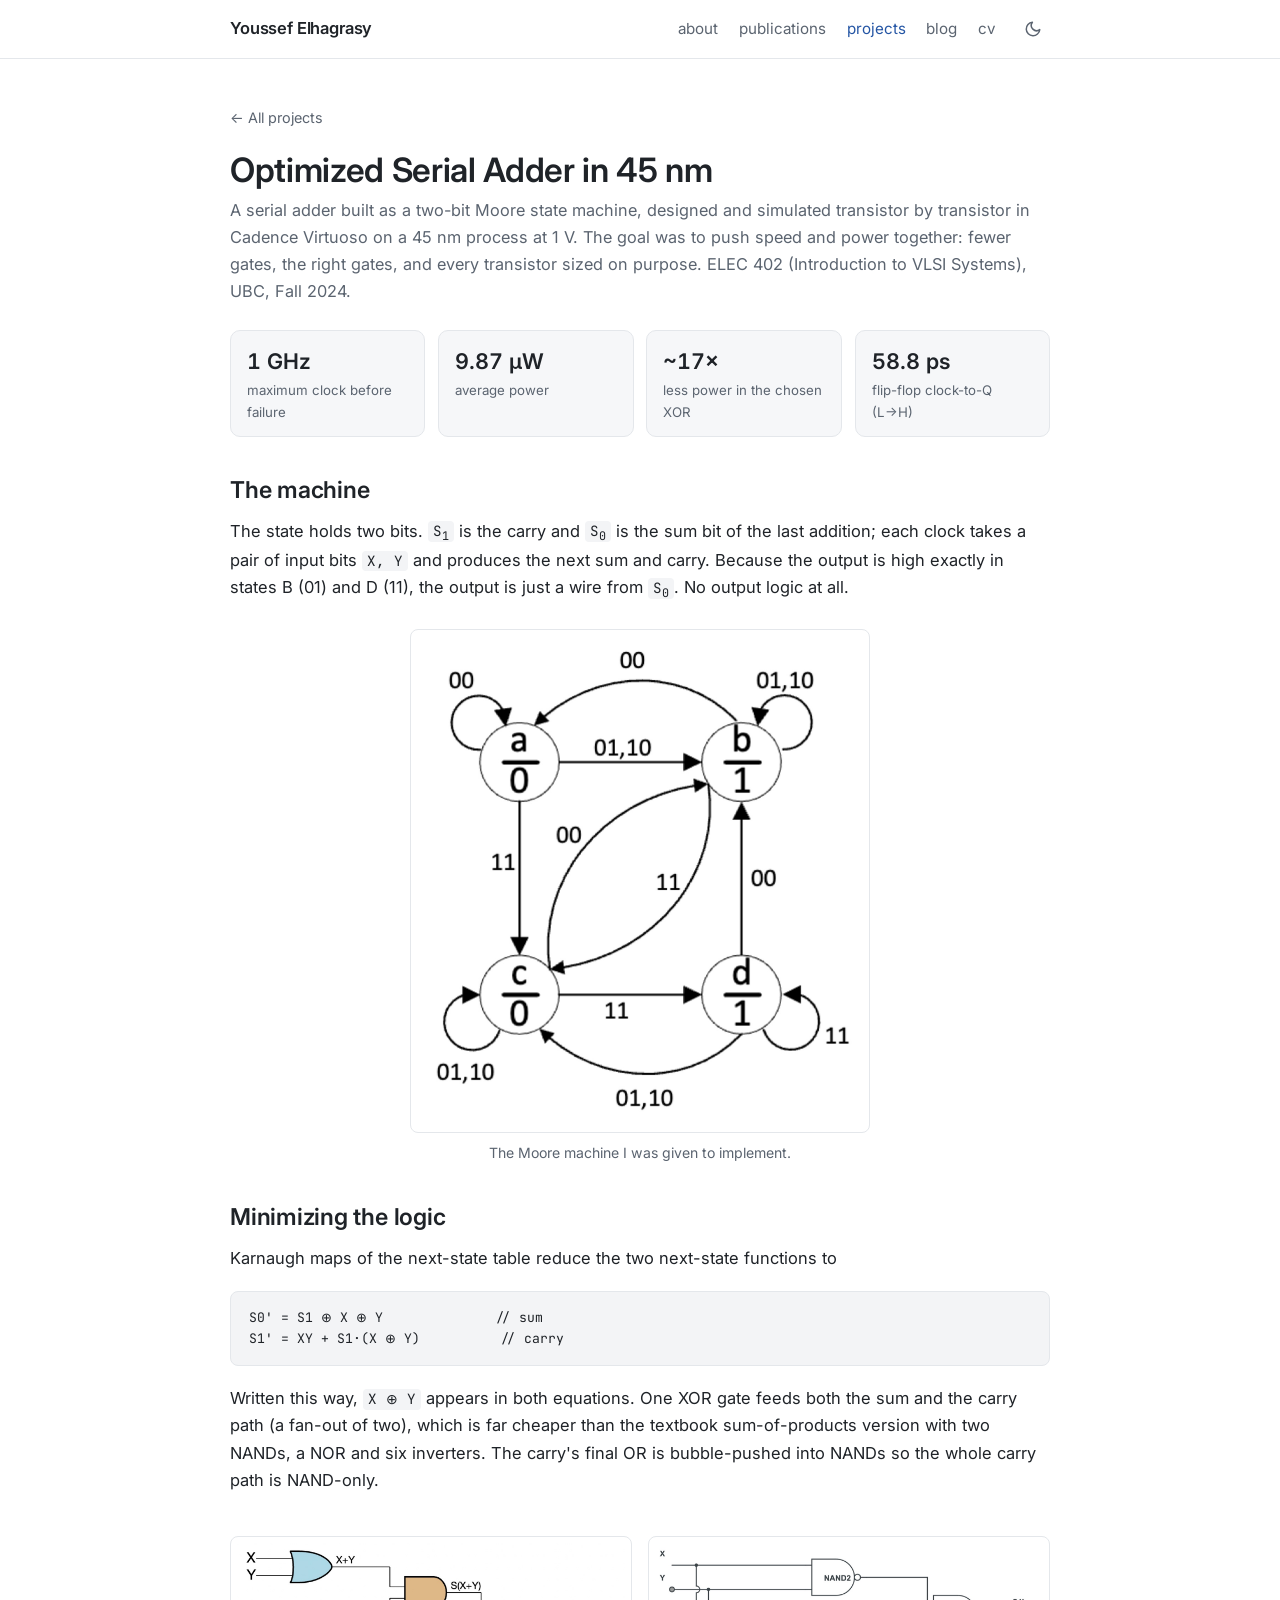
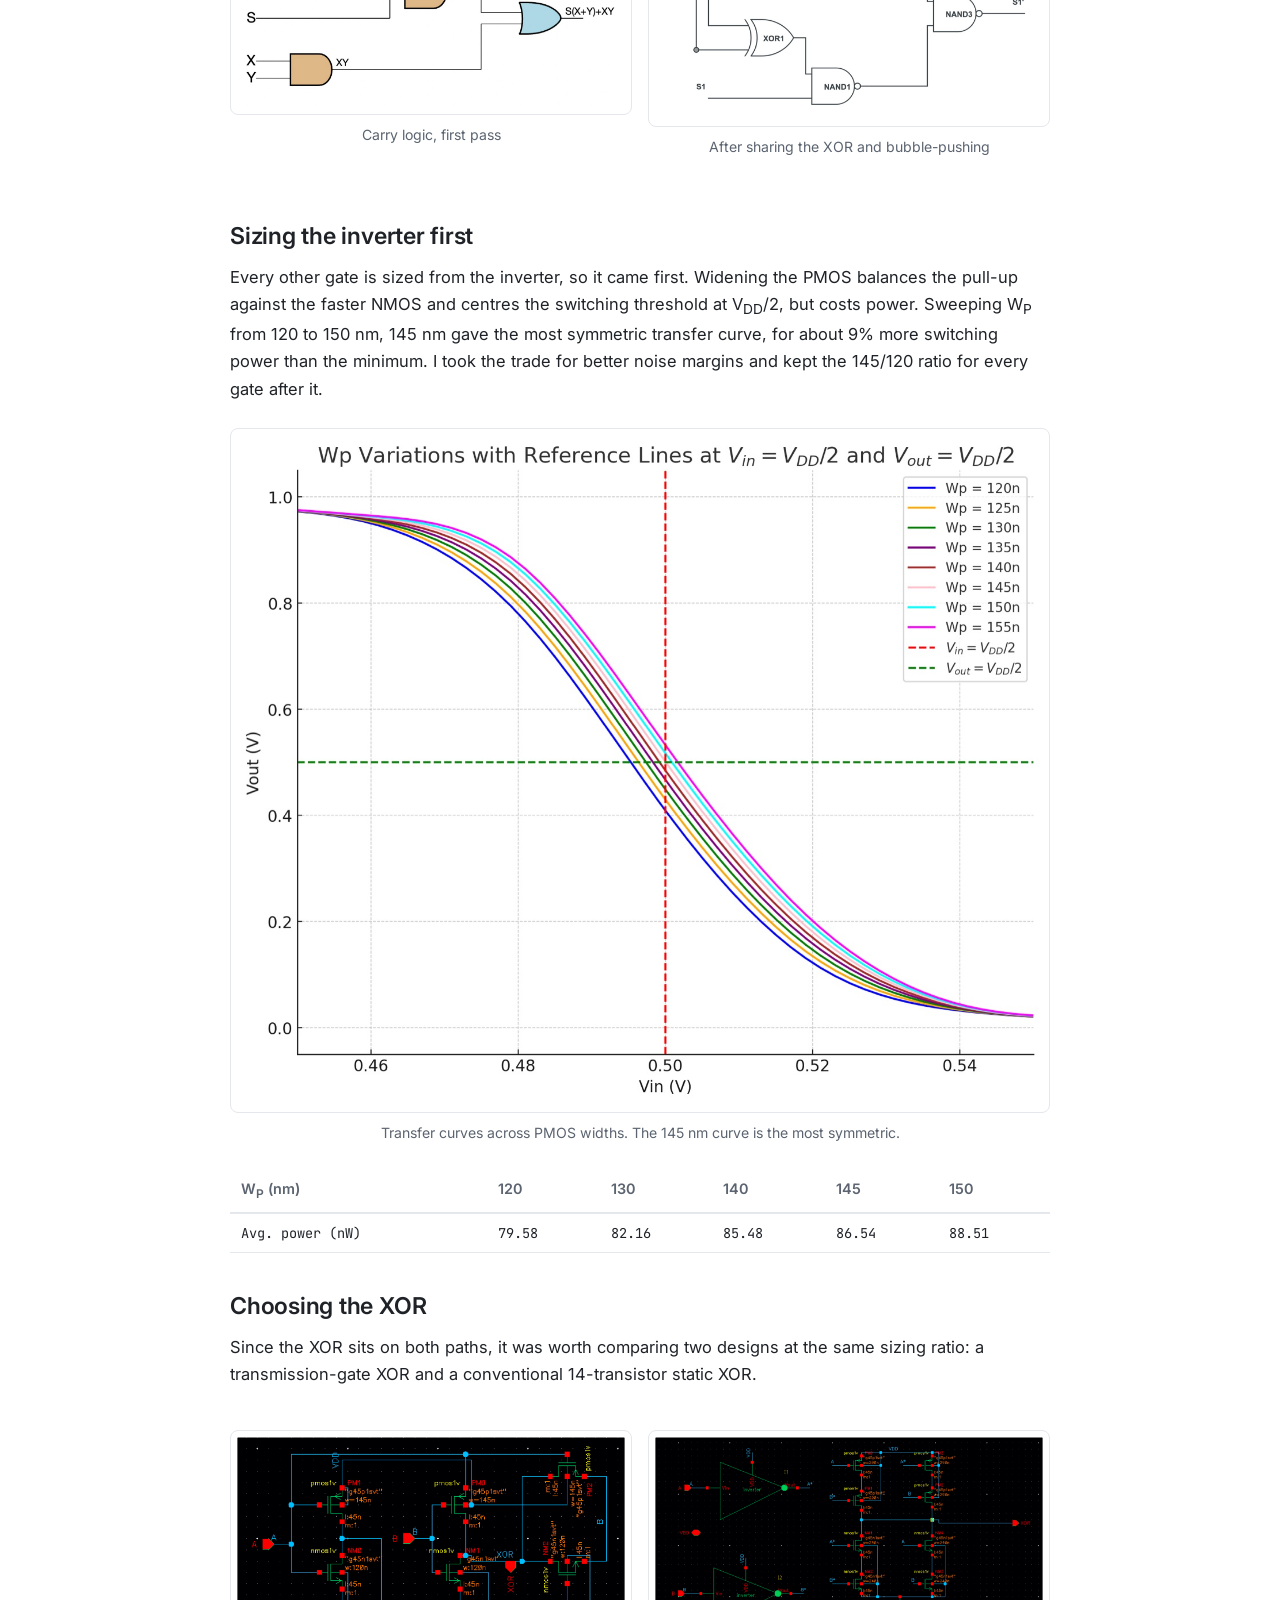
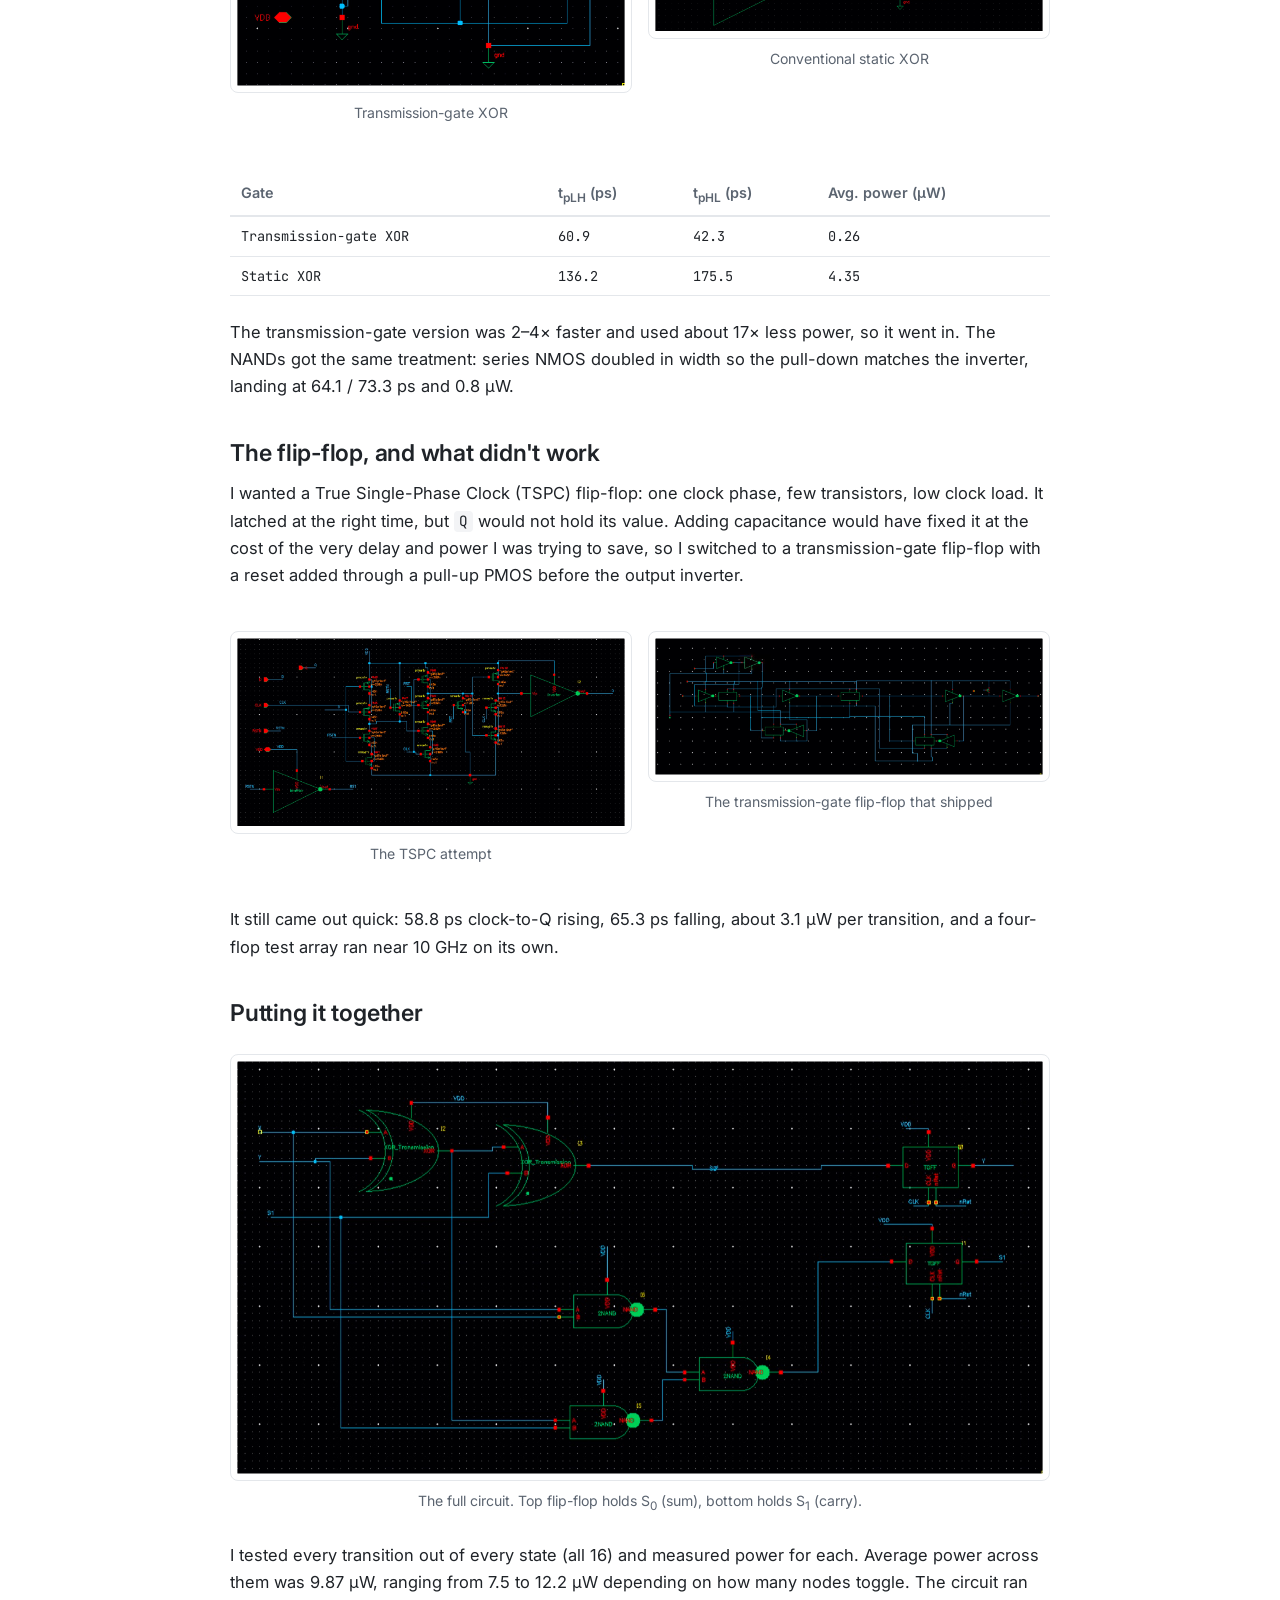
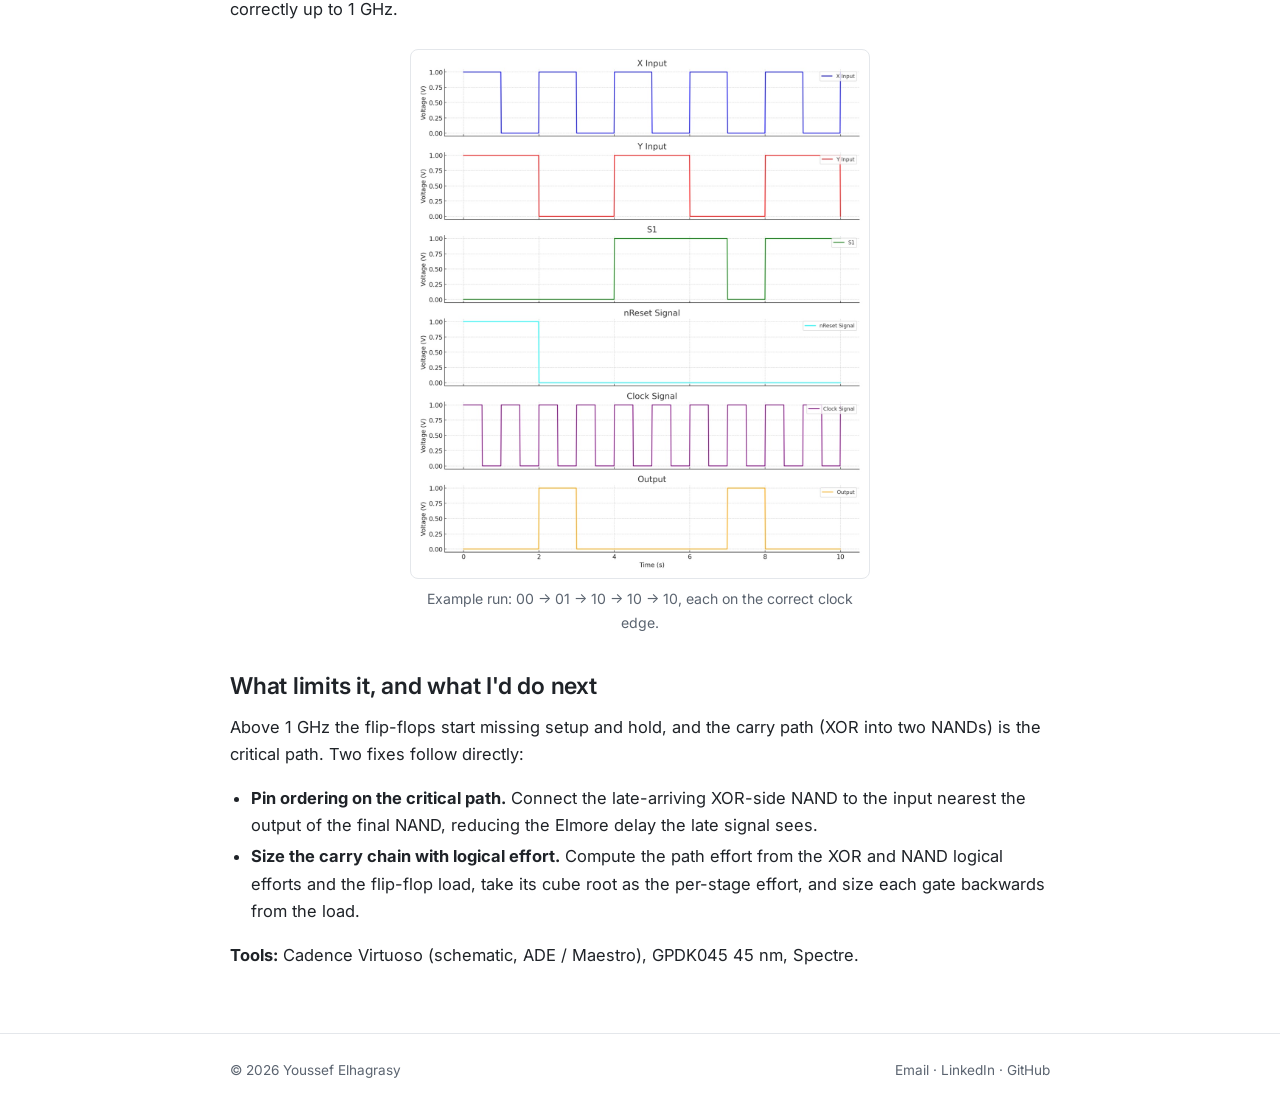
<file: Serial_Adder.html>
<!DOCTYPE html>
<html lang="en">
<head>
  <meta charset="utf-8" />
  <meta name="viewport" content="width=device-width, initial-scale=1" />
  <title>Optimized Serial Adder | Youssef Elhagrasy</title>
  <meta name="description" content="A 45 nm transistor-level serial adder designed for speed and power in Cadence Virtuoso." />
  <meta property="og:title" content="Optimized Serial Adder | Youssef Elhagrasy" />
  <meta property="og:image" content="images/headshot.jpg" />
  <link rel="icon" type="image/jpeg" href="images/ye-initials.jpg" />
  <script>try{var t=localStorage.getItem('theme');if(t)document.documentElement.setAttribute('data-theme',t);}catch(e){}</script>
  <link rel="preconnect" href="https://fonts.googleapis.com" />
  <link rel="preconnect" href="https://fonts.gstatic.com" crossorigin />
  <link href="https://fonts.googleapis.com/css2?family=Inter:wght@400;500;600&family=JetBrains+Mono:wght@400;500&display=swap" rel="stylesheet" />
  <link rel="stylesheet" href="assets/css/site.css" />
</head>
<body>
  <header class="site-header">
    <div class="container">
      <a class="brand" href="index.html">Youssef Elhagrasy</a>
      <button class="icon-btn menu-toggle" aria-label="Menu" aria-expanded="false"><svg viewBox="0 0 24 24" fill="none" stroke="currentColor" stroke-width="2" stroke-linecap="round" aria-hidden="true"><path d="M4 7h16M4 12h16M4 17h16"/></svg></button>
      <nav class="site-nav">
        <a href="index.html">about</a>
        <a href="index.html#publications">publications</a>
        <a href="projects.html" class="active">projects</a>
        <a href="Blog.html">blog</a>
        <a href="cv.html">cv</a>
        <button class="icon-btn theme-toggle" aria-label="Toggle dark mode"><svg class="moon" viewBox="0 0 24 24" fill="none" stroke="currentColor" stroke-width="2" stroke-linecap="round" stroke-linejoin="round" aria-hidden="true"><path d="M21 12.8A9 9 0 1 1 11.2 3a7 7 0 0 0 9.8 9.8z"/></svg><svg class="sun" viewBox="0 0 24 24" fill="none" stroke="currentColor" stroke-width="2" stroke-linecap="round" stroke-linejoin="round" aria-hidden="true"><circle cx="12" cy="12" r="4"/><path d="M12 2v2M12 20v2M4.9 4.9l1.4 1.4M17.7 17.7l1.4 1.4M2 12h2M20 12h2M4.9 19.1l1.4-1.4M17.7 6.3l1.4-1.4"/></svg></button>
      </nav>
    </div>
  </header>

  <main>
    <div class="container">

      <a class="back-link" href="projects.html">&larr; All projects</a>
      <section class="post">
        <header class="major">
          <h1>Optimized Serial Adder in 45&nbsp;nm</h1>
          <p>A serial adder built as a two-bit Moore state machine, designed and simulated transistor by transistor in Cadence Virtuoso on a 45&nbsp;nm process at 1&nbsp;V. The goal was to push speed and power together: fewer gates, the right gates, and every transistor sized on purpose. ELEC&nbsp;402 (Introduction to VLSI Systems), UBC, Fall 2024.</p>
        </header>

        <div class="stats">
          <div class="stat"><div class="v">1 GHz</div><div class="l">maximum clock before failure</div></div>
          <div class="stat"><div class="v">9.87 &micro;W</div><div class="l">average power</div></div>
          <div class="stat"><div class="v">~17&times;</div><div class="l">less power in the chosen XOR</div></div>
          <div class="stat"><div class="v">58.8 ps</div><div class="l">flip-flop clock-to-Q (L&rarr;H)</div></div>
        </div>

        <h2>The machine</h2>
        <p>The state holds two bits. <code>S<sub>1</sub></code> is the carry and <code>S<sub>0</sub></code> is the sum bit of the last addition; each clock takes a pair of input bits <code>X, Y</code> and produces the next sum and carry. Because the output is high exactly in states B (01) and D (11), the output is just a wire from <code>S<sub>0</sub></code>. No output logic at all.</p>
        <figure class="narrow white"><img src="images/serial_adder/State_Machine.jpg" alt="Four-state Moore state machine diagram with states A, B, C, D and input-labelled transitions" loading="lazy" /><figcaption>The Moore machine I was given to implement.</figcaption></figure>

        <h2>Minimizing the logic</h2>
        <p>Karnaugh maps of the next-state table reduce the two next-state functions to</p>
<pre><code>S0' = S1 &oplus; X &oplus; Y              // sum
S1' = XY + S1&middot;(X &oplus; Y)          // carry</code></pre>
        <p>Written this way, <code>X &oplus; Y</code> appears in both equations. One XOR gate feeds both the sum and the carry path (a fan-out of two), which is far cheaper than the textbook sum-of-products version with two NANDs, a NOR and six inverters. The carry's final OR is bubble-pushed into NANDs so the whole carry path is NAND-only.</p>
        <div class="row">
          <figure class="white"><img src="images/serial_adder/S1_Naive.jpg" alt="Direct gate implementation of the carry logic" loading="lazy" /><figcaption>Carry logic, first pass</figcaption></figure>
          <figure class="white"><img src="images/serial_adder/S1_Optimal.jpg" alt="Optimized NAND-only carry logic sharing the XOR output" loading="lazy" /><figcaption>After sharing the XOR and bubble-pushing</figcaption></figure>
        </div>

        <h2>Sizing the inverter first</h2>
        <p>Every other gate is sized from the inverter, so it came first. Widening the PMOS balances the pull-up against the faster NMOS and centres the switching threshold at V<sub>DD</sub>/2, but costs power. Sweeping W<sub>P</sub> from 120 to 150&nbsp;nm, 145&nbsp;nm gave the most symmetric transfer curve, for about 9% more switching power than the minimum. I took the trade for better noise margins and kept the 145/120 ratio for every gate after it.</p>
        <figure class="white"><img src="images/serial_adder/Inverter_Width.jpg" alt="Voltage transfer curves for PMOS widths from 120 to 150 nanometres" loading="lazy" /><figcaption>Transfer curves across PMOS widths. The 145&nbsp;nm curve is the most symmetric.</figcaption></figure>
        <div class="table-wrapper">
          <table class="result-table">
            <thead><tr><th>W<sub>P</sub> (nm)</th><th>120</th><th>130</th><th>140</th><th>145</th><th>150</th></tr></thead>
            <tbody><tr><td>Avg. power (nW)</td><td>79.58</td><td>82.16</td><td>85.48</td><td>86.54</td><td>88.51</td></tr></tbody>
          </table>
        </div>

        <h2>Choosing the XOR</h2>
        <p>Since the XOR sits on both paths, it was worth comparing two designs at the same sizing ratio: a transmission-gate XOR and a conventional 14-transistor static XOR.</p>
        <div class="row">
          <figure class="white"><img src="images/serial_adder/XOR_T.jpg" alt="Transmission-gate XOR schematic" loading="lazy" /><figcaption>Transmission-gate XOR</figcaption></figure>
          <figure class="white"><img src="images/serial_adder/Normal_XOR.jpg" alt="Conventional static CMOS XOR schematic" loading="lazy" /><figcaption>Conventional static XOR</figcaption></figure>
        </div>
        <div class="table-wrapper">
          <table class="result-table">
            <thead><tr><th>Gate</th><th>t<sub>pLH</sub> (ps)</th><th>t<sub>pHL</sub> (ps)</th><th>Avg. power (&micro;W)</th></tr></thead>
            <tbody>
              <tr><td>Transmission-gate XOR</td><td>60.9</td><td>42.3</td><td>0.26</td></tr>
              <tr><td>Static XOR</td><td>136.2</td><td>175.5</td><td>4.35</td></tr>
            </tbody>
          </table>
        </div>
        <p>The transmission-gate version was 2&ndash;4&times; faster and used about 17&times; less power, so it went in. The NANDs got the same treatment: series NMOS doubled in width so the pull-down matches the inverter, landing at 64.1 / 73.3&nbsp;ps and 0.8&nbsp;&micro;W.</p>

        <h2>The flip-flop, and what didn't work</h2>
        <p>I wanted a True Single-Phase Clock (TSPC) flip-flop: one clock phase, few transistors, low clock load. It latched at the right time, but <code>Q</code> would not hold its value. Adding capacitance would have fixed it at the cost of the very delay and power I was trying to save, so I switched to a transmission-gate flip-flop with a reset added through a pull-up PMOS before the output inverter.</p>
        <div class="row">
          <figure class="white"><img src="images/serial_adder/TSPC_Design.jpg" alt="TSPC flip-flop schematic" loading="lazy" /><figcaption>The TSPC attempt</figcaption></figure>
          <figure class="white"><img src="images/serial_adder/TGFF_RESET.jpg" alt="Transmission-gate flip-flop with reset" loading="lazy" /><figcaption>The transmission-gate flip-flop that shipped</figcaption></figure>
        </div>
        <p>It still came out quick: 58.8&nbsp;ps clock-to-Q rising, 65.3&nbsp;ps falling, about 3.1&nbsp;&micro;W per transition, and a four-flop test array ran near 10&nbsp;GHz on its own.</p>

        <h2>Putting it together</h2>
        <figure class="white"><img src="images/serial_adder/Full_Circuit.jpg" alt="Full transistor-level schematic of the serial adder: two flip-flops, shared XOR, NAND carry logic" loading="lazy" /><figcaption>The full circuit. Top flip-flop holds S<sub>0</sub> (sum), bottom holds S<sub>1</sub> (carry).</figcaption></figure>
        <p>I tested every transition out of every state (all 16) and measured power for each. Average power across them was 9.87&nbsp;&micro;W, ranging from 7.5 to 12.2&nbsp;&micro;W depending on how many nodes toggle. The circuit ran correctly up to 1&nbsp;GHz.</p>
        <figure class="white narrow"><img src="images/serial_adder/Example_Results.jpg" alt="Simulation waveforms showing correct state transitions" loading="lazy" /><figcaption>Example run: 00 &rarr; 01 &rarr; 10 &rarr; 10 &rarr; 10, each on the correct clock edge.</figcaption></figure>

        <h2>What limits it, and what I'd do next</h2>
        <p>Above 1&nbsp;GHz the flip-flops start missing setup and hold, and the carry path (XOR into two NANDs) is the critical path. Two fixes follow directly:</p>
        <ul>
          <li><strong>Pin ordering on the critical path.</strong> Connect the late-arriving XOR-side NAND to the input nearest the output of the final NAND, reducing the Elmore delay the late signal sees.</li>
          <li><strong>Size the carry chain with logical effort.</strong> Compute the path effort from the XOR and NAND logical efforts and the flip-flop load, take its cube root as the per-stage effort, and size each gate backwards from the load.</li>
        </ul>
        <p><strong>Tools:</strong> Cadence Virtuoso (schematic, ADE / Maestro), GPDK045 45&nbsp;nm, Spectre.</p>
      </section>

    </div>
  </main>

  <footer class="site-footer">
    <div class="container">
      <span>&copy; <span id="year">2026</span> Youssef Elhagrasy</span>
      <span><a href="mailto:youssefelbaz32@gmail.com">Email</a> &middot; <a href="https://www.linkedin.com/in/youssef-elhagrasy/" target="_blank" rel="noopener">LinkedIn</a> &middot; <a href="https://github.com/youssefelbaz32" target="_blank" rel="noopener">GitHub</a></span>
    </div>
  </footer>
  <script src="assets/js/site.js"></script>
</body>
</html>
</file>
<file: assets/css/site.css>
/* Youssef Elhagrasy — site styles. Simple researcher layout, light/dark aware. */

:root {
  --bg: #ffffff;
  --bg-soft: #f6f7f9;
  --text: #1f2328;
  --muted: #5b6470;
  --border: #e4e7eb;
  --accent: #2455a4;
  --accent-soft: rgba(36, 85, 164, 0.08);
  --good: #1a7f4b;
  --good-soft: rgba(26, 127, 75, 0.08);
  --warn: #9a6700;
  --code-bg: #f3f4f6;
  --shadow: 0 1px 2px rgba(16, 24, 40, 0.04), 0 1px 3px rgba(16, 24, 40, 0.06);
  color-scheme: light;
}

@media (prefers-color-scheme: dark) {
  :root:not([data-theme="light"]) {
    --bg: #111418;
    --bg-soft: #181c21;
    --text: #e6e8eb;
    --muted: #9aa4b0;
    --border: #2a3038;
    --accent: #7fb0ff;
    --accent-soft: rgba(127, 176, 255, 0.10);
    --good: #6fd19c;
    --good-soft: rgba(111, 209, 156, 0.10);
    --warn: #e3b341;
    --code-bg: #1b2027;
    --shadow: none;
    color-scheme: dark;
  }
}
:root[data-theme="dark"] {
  --bg: #111418;
  --bg-soft: #181c21;
  --text: #e6e8eb;
  --muted: #9aa4b0;
  --border: #2a3038;
  --accent: #7fb0ff;
  --accent-soft: rgba(127, 176, 255, 0.10);
  --good: #6fd19c;
  --good-soft: rgba(111, 209, 156, 0.10);
  --warn: #e3b341;
  --code-bg: #1b2027;
  --shadow: none;
  color-scheme: dark;
}

*, *::before, *::after { box-sizing: border-box; }

html { -webkit-text-size-adjust: 100%; }

body {
  margin: 0;
  background: var(--bg);
  color: var(--text);
  font-family: "Inter", system-ui, -apple-system, "Segoe UI", Roboto, sans-serif;
  font-size: 16.5px;
  line-height: 1.65;
  -webkit-font-smoothing: antialiased;
  transition: background-color .2s ease, color .2s ease;
}

a { color: var(--accent); text-decoration: none; }
a:hover { text-decoration: underline; text-underline-offset: 3px; }

img { max-width: 100%; height: auto; }

h1, h2, h3, h4 { line-height: 1.25; font-weight: 600; letter-spacing: -0.01em; }
h1 { font-size: 2.1rem; margin: 0 0 .4rem; }
h2 { font-size: 1.45rem; margin: 2.4rem 0 .8rem; }
h3 { font-size: 1.12rem; margin: 1.8rem 0 .5rem; }
p { margin: 0 0 1rem; }
ul, ol { padding-left: 1.3rem; }
li { margin: .25rem 0; }
hr { border: 0; border-top: 1px solid var(--border); margin: 2.5rem 0; }

code, pre, .mono { font-family: "JetBrains Mono", ui-monospace, SFMono-Regular, Menlo, Consolas, monospace; }
code { font-size: .86em; background: var(--code-bg); padding: .1em .35em; border-radius: 4px; }
pre, .mono-block {
  font-size: .82rem; line-height: 1.55; overflow-x: auto;
  background: var(--code-bg); border: 1px solid var(--border);
  border-radius: 8px; padding: 1rem 1.1rem; margin: 1.2rem 0;
}
pre code, .mono-block code { background: none; padding: 0; font-size: inherit; }

/* ---------- layout ---------- */

.container { max-width: 860px; margin: 0 auto; padding: 0 20px; }

.site-header {
  position: sticky; top: 0; z-index: 10;
  background: color-mix(in srgb, var(--bg) 88%, transparent);
  backdrop-filter: saturate(160%) blur(8px);
  -webkit-backdrop-filter: saturate(160%) blur(8px);
  border-bottom: 1px solid var(--border);
}
.site-header .container {
  display: flex; align-items: center; justify-content: space-between;
  height: 58px; gap: 1rem;
}
.brand { font-weight: 600; color: var(--text); letter-spacing: -0.01em; white-space: nowrap; }
.brand:hover { text-decoration: none; color: var(--accent); }

.site-nav { display: flex; align-items: center; gap: 1.3rem; }
.site-nav a { color: var(--muted); font-size: .95rem; }
.site-nav a:hover { color: var(--text); text-decoration: none; }
.site-nav a.active { color: var(--accent); }

.icon-btn {
  display: inline-flex; align-items: center; justify-content: center;
  width: 34px; height: 34px; border-radius: 8px;
  border: 1px solid transparent; background: none; color: var(--muted); cursor: pointer;
}
.icon-btn:hover { color: var(--text); border-color: var(--border); }
.icon-btn svg { width: 18px; height: 18px; }
.theme-toggle .sun { display: none; }
:root[data-theme="dark"] .theme-toggle .sun { display: block; }
:root[data-theme="dark"] .theme-toggle .moon { display: none; }
@media (prefers-color-scheme: dark) {
  :root:not([data-theme="light"]) .theme-toggle .sun { display: block; }
  :root:not([data-theme="light"]) .theme-toggle .moon { display: none; }
}
.menu-toggle { display: none; }

@media (max-width: 680px) {
  .menu-toggle { display: inline-flex; }
  .site-nav {
    display: none; position: absolute; top: 58px; left: 0; right: 0;
    flex-direction: column; align-items: flex-start; gap: .2rem;
    background: var(--bg); border-bottom: 1px solid var(--border); padding: .6rem 20px 1rem;
  }
  .site-nav.open { display: flex; }
  .site-nav a { padding: .35rem 0; font-size: 1rem; }
  .site-nav .theme-toggle { margin-top: .3rem; }
}

main { padding: 2.8rem 0 3rem; }

.site-footer {
  border-top: 1px solid var(--border);
  color: var(--muted); font-size: .85rem;
  padding: 1.6rem 0 2.2rem;
}
.site-footer .container { display: flex; justify-content: space-between; flex-wrap: wrap; gap: .6rem; }
.site-footer a { color: var(--muted); }
.site-footer a:hover { color: var(--text); }

/* ---------- home ---------- */

.hero { display: grid; grid-template-columns: 1fr 210px; gap: 2.4rem; align-items: start; }
.hero .subtitle { color: var(--muted); margin-bottom: 1.3rem; font-size: 1rem; }
.hero .portrait {
  width: 210px; aspect-ratio: 4 / 5; object-fit: cover; object-position: center 25%;
  border-radius: 12px; border: 1px solid var(--border); box-shadow: var(--shadow);
}
.links-row { display: flex; flex-wrap: wrap; gap: .5rem 1.1rem; margin-top: 1.2rem; font-size: .95rem; }
.links-row a { display: inline-flex; align-items: center; gap: .4rem; }
.links-row svg { width: 16px; height: 16px; }

@media (max-width: 680px) {
  h1 { font-size: 1.75rem; }
  .hero { grid-template-columns: 1fr; gap: 1.4rem; }
  .hero .portrait-wrap { order: -1; }
  .hero .portrait { width: 150px; }
}

.section-title {
  font-size: 1.3rem; margin: 3rem 0 1rem; padding-bottom: .45rem;
  border-bottom: 1px solid var(--border);
}

.news { list-style: none; padding: 0; margin: 0; }
.news li { display: grid; grid-template-columns: 92px 1fr; gap: 1rem; padding: .4rem 0; margin: 0; }
.news .date { color: var(--muted); font-size: .9rem; font-variant-numeric: tabular-nums; padding-top: .05rem; }
@media (max-width: 520px) { .news li { grid-template-columns: 1fr; gap: 0; } }

.interests { padding-left: 1.1rem; }
.interests li { margin: .35rem 0; }

/* publications */
.pubs { list-style: none; padding: 0; margin: 0; }
.pub { padding: 1rem 0; border-bottom: 1px solid var(--border); margin: 0; }
.pub:last-child { border-bottom: 0; }
.pub-title { font-weight: 600; color: var(--text); display: block; margin-bottom: .2rem; line-height: 1.4; }
.pub-authors { color: var(--muted); font-size: .93rem; }
.pub-authors .me { color: var(--text); font-weight: 600; }
.pub-venue { font-size: .93rem; font-style: italic; }
.pub-meta { display: flex; flex-wrap: wrap; align-items: center; gap: .4rem .6rem; margin-top: .45rem; }

.badge {
  display: inline-block; font-size: .72rem; font-weight: 600; letter-spacing: .02em;
  padding: .12rem .5rem; border-radius: 999px; border: 1px solid var(--border); color: var(--muted);
  white-space: nowrap; font-style: normal;
}
.badge.accepted, .badge.published { color: var(--good); border-color: color-mix(in srgb, var(--good) 40%, transparent); background: var(--good-soft); }
.badge.review { color: var(--warn); border-color: color-mix(in srgb, var(--warn) 40%, transparent); }
.pill-link { font-size: .8rem; padding: .12rem .55rem; border: 1px solid var(--border); border-radius: 6px; color: var(--muted); }
.pill-link:hover { color: var(--accent); border-color: var(--accent); text-decoration: none; }

/* current research */
.research-list { display: grid; gap: 1rem; }
.research-item {
  border: 1px solid var(--border); border-radius: 10px; padding: 1rem 1.2rem;
  background: var(--bg-soft);
}
.research-item h3 { margin: 0 0 .15rem; font-size: 1.02rem; }
.research-item .where { color: var(--muted); font-size: .88rem; margin-bottom: .5rem; }
.research-item p { margin: 0; font-size: .95rem; }

/* ---------- projects ---------- */

.project-grid { display: grid; grid-template-columns: repeat(2, 1fr); gap: 1.2rem; margin-top: 1.5rem; }
@media (max-width: 680px) { .project-grid { grid-template-columns: 1fr; } }

.project-card {
  display: flex; flex-direction: column; border: 1px solid var(--border); border-radius: 12px;
  overflow: hidden; background: var(--bg); color: var(--text); box-shadow: var(--shadow);
  transition: transform .15s ease, border-color .15s ease;
}
a.project-card:hover { text-decoration: none; border-color: var(--accent); transform: translateY(-2px); }
.project-card .thumb { aspect-ratio: 16 / 9; background: var(--bg-soft); border-bottom: 1px solid var(--border); overflow: hidden; }
.project-card .thumb img { width: 100%; height: 100%; object-fit: cover; display: block; }
.project-card .thumb.contain img { object-fit: contain; padding: .6rem; background: #fff; }
.project-card .body { padding: 1rem 1.1rem 1.15rem; display: flex; flex-direction: column; gap: .4rem; flex: 1; }
.project-card h3 { margin: 0; font-size: 1.05rem; }
.project-card p { margin: 0; font-size: .92rem; color: var(--muted); }
.project-card .tags { display: flex; flex-wrap: wrap; gap: .35rem; margin-top: auto; padding-top: .5rem; }

.page-intro { color: var(--muted); max-width: 640px; }

/* ---------- article pages (projects, blog) ---------- */

.post header.major { margin-bottom: 1.6rem; }
.post header.major h1 br { display: none; }
.post header.major p { color: var(--muted); font-size: 1.02rem; }
.back-link { display: inline-block; font-size: .9rem; margin-bottom: 1.2rem; color: var(--muted); }
.back-link:hover { color: var(--accent); }

.image { display: block; }
.image.main, .image.fit, figure { margin: 1.6rem 0; }
.image.main img, .image.fit img, figure img { width: 100%; display: block; border-radius: 8px; }
figure figcaption { color: var(--muted); font-size: .88rem; margin-top: .5rem; text-align: center; }
figure.narrow { max-width: 460px; margin-left: auto; margin-right: auto; }
figure.white img { background: #fff; border: 1px solid var(--border); padding: .4rem; }

.row { display: grid; grid-template-columns: 1fr 1fr; gap: 1rem; margin: 1rem 0; }
.row > [class*="col-"] { min-width: 0; }
@media (max-width: 600px) { .row { grid-template-columns: 1fr; } }

.gif-container, .video-container { display: flex; justify-content: center; margin: 1.6rem 0; }
.gif-container img { width: 100%; max-width: 560px; border-radius: 8px; }
.video-container iframe { width: 100%; max-width: 720px; aspect-ratio: 16 / 9; height: auto; border: 0; border-radius: 8px; }

ul.actions { list-style: none; padding: 0; display: flex; flex-wrap: wrap; gap: .6rem; margin: 1.2rem 0; }
ul.actions li { margin: 0; }
.button, .btn {
  display: inline-flex; align-items: center; gap: .4rem;
  padding: .5rem 1rem; border-radius: 8px; font-size: .92rem; font-weight: 500;
  border: 1px solid var(--border); color: var(--text); background: var(--bg);
}
.button:hover, .btn:hover { border-color: var(--accent); color: var(--accent); text-decoration: none; }
.btn.primary { background: var(--accent); border-color: var(--accent); color: var(--bg); }
.btn.primary:hover { opacity: .9; color: var(--bg); }

.table-wrapper { overflow-x: auto; margin: 1.4rem 0; }
table { width: 100%; border-collapse: collapse; font-size: .9rem; }
th, td { text-align: left; padding: .5rem .7rem; border-bottom: 1px solid var(--border); vertical-align: top; }
thead th { font-weight: 600; color: var(--muted); border-bottom-width: 2px; }
.result-table td { font-family: "JetBrains Mono", ui-monospace, Menlo, monospace; font-size: .85rem; }

.stats { display: grid; grid-template-columns: repeat(auto-fit, minmax(150px, 1fr)); gap: .8rem; margin: 1.6rem 0; }
.stat { border: 1px solid var(--border); border-radius: 10px; padding: .8rem 1rem; background: var(--bg-soft); }
.stat .v { font-size: 1.35rem; font-weight: 600; font-variant-numeric: tabular-nums; }
.stat .l { color: var(--muted); font-size: .83rem; }

/* callouts + blog bits (shared by Attention Accelerator + Blog) */
.callout { padding: .9rem 1.15rem; border-radius: 0 8px 8px 0; margin: 1.6rem 0; }
.callout .k { display: block; font-family: "JetBrains Mono", ui-monospace, Menlo, monospace; font-size: .7rem; letter-spacing: .14em; text-transform: uppercase; margin-bottom: .35rem; }
.callout p { margin: 0; }
.callout.idea { border-left: 3px solid var(--accent); background: var(--accent-soft); }
.callout.idea .k { color: var(--accent); }
.callout.take { border-left: 3px solid var(--good); background: var(--good-soft); }
.callout.take .k { color: var(--good); }

.entry-date { display: inline-block; font-family: "JetBrains Mono", ui-monospace, Menlo, monospace; font-size: .78rem; letter-spacing: .1em; color: var(--muted); margin-bottom: .3rem; }
.tag { display: inline-block; font-size: .72rem; padding: .1rem .55rem; border: 1px solid var(--border); border-radius: 999px; margin-left: .5rem; vertical-align: middle; color: var(--muted); }
.project-card .tag { margin-left: 0; }
.tag.done { color: var(--good); border-color: color-mix(in srgb, var(--good) 40%, transparent); }
.tag.wip { color: var(--warn); border-color: color-mix(in srgb, var(--warn) 40%, transparent); }
.tbd { font-family: "JetBrains Mono", ui-monospace, Menlo, monospace; font-size: .85em; color: var(--warn); }
.post article h2 { margin-top: .4rem; }
hr.entry-sep { margin: 3.2rem 0; }

/* CV page */
.cv-frame { width: 100%; height: 125vh; border: 1px solid var(--border); border-radius: 10px; background: var(--bg-soft); }
@media (max-width: 680px) { .cv-frame { height: 80vh; } }
.project-card .thumb.figure img { object-fit: contain; background: #0b0f1a; padding: .5rem; }
</file>
